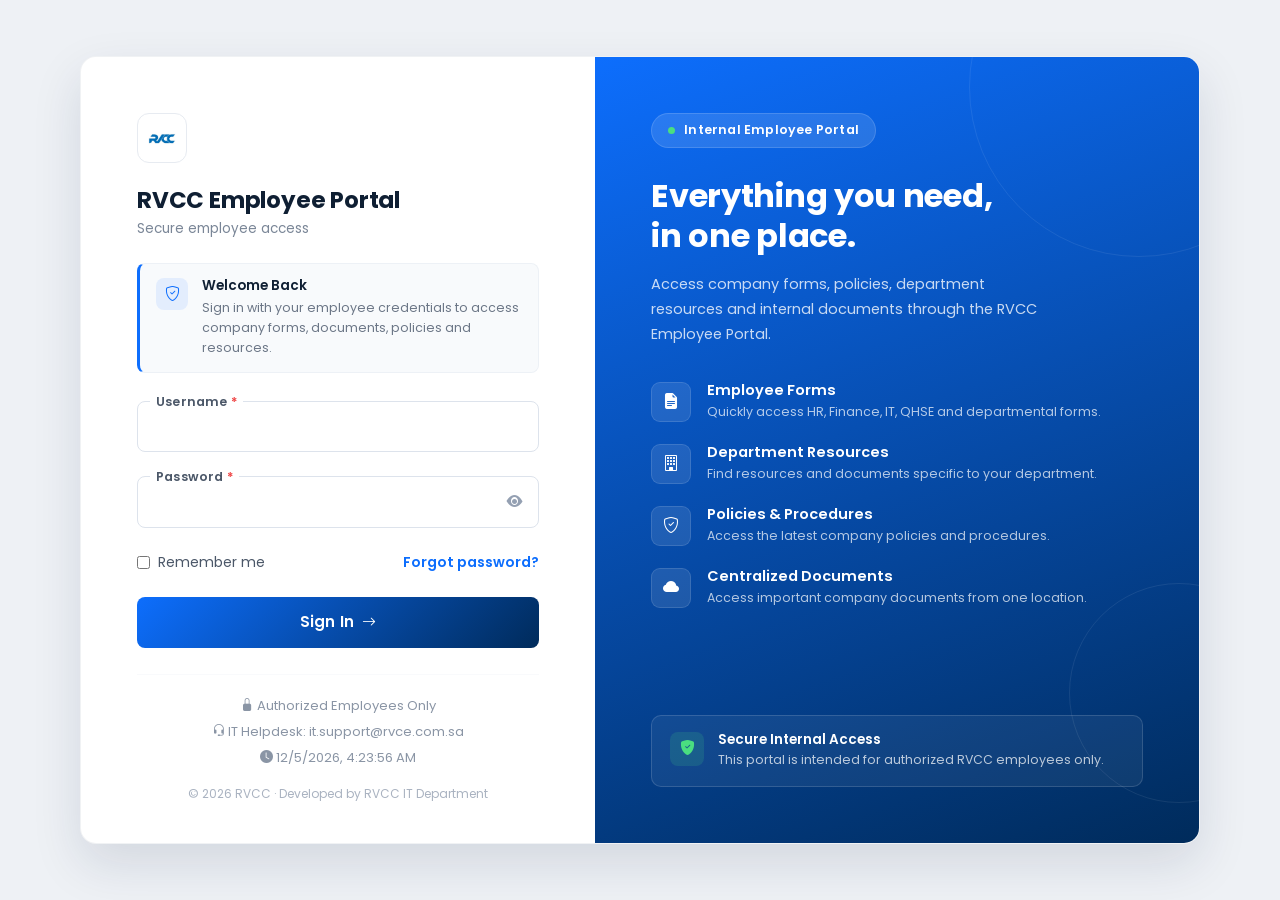
<file: index.html>
﻿<!DOCTYPE html>
<html lang="en">

<head>
    <meta charset="UTF-8">
    <meta name="viewport" content="width=device-width, initial-scale=1.0">

    <title>RVCC Employee Portal</title>

    <!-- Bootstrap -->
    <link href="https://cdn.jsdelivr.net/npm/bootstrap@5.3.7/dist/css/bootstrap.min.css" rel="stylesheet">

    <!-- Bootstrap Icons -->
    <link rel="stylesheet"
        href="https://cdn.jsdelivr.net/npm/bootstrap-icons@1.11.3/font/bootstrap-icons.min.css">

    <!-- Google Fonts -->
    <link
        href="https://fonts.googleapis.com/css2?family=Poppins:wght@300;400;500;600;700&display=swap"
        rel="stylesheet">

    <!-- CSS -->
    <link rel="stylesheet" href="css/style.css">
    <link rel="stylesheet" href="css/responsive.css">
    <link rel="stylesheet" href="css/darkmode.css">
    <link rel="stylesheet" href="css/animations.css">

</head>

<body>

<!-- ================= NAVBAR ================= -->

<nav class="navbar navbar-expand-lg navbar-dark bg-dark shadow-sm fixed-top">

<div class="container">

    <!-- Logo -->

    <a class="navbar-brand fw-bold d-flex align-items-center" href="index.html">

        <img src="images/logo.png"
             width="40"
             class="me-2 rounded-circle bg-white p-1">

        RVCC Portal

    </a>

    <!-- Mobile Menu -->

    <button class="navbar-toggler"
            type="button"
            data-bs-toggle="collapse"
            data-bs-target="#navbar">

        <span class="navbar-toggler-icon"></span>

    </button>

    <div class="collapse navbar-collapse" id="navbar">

        <!-- Left Navigation -->

        <ul class="navbar-nav mx-auto">

            <li class="nav-item">
                <a class="nav-link" href="index.html" active>
                    <i class="bi bi-house-door"></i> Home
                </a>
            </li>

             <li class="nav-item">

                <a class="nav-link"
                   href="policies.html">

                    Policies

                </a>

            </li>

            <li class="nav-item">
                <a class="nav-link" href="hr.html">
                    HR
                </a>
            </li>

            <li class="nav-item">
                <a class="nav-link" href="it.html">
                    IT
                </a>
            </li>

            <li class="nav-item">
                <a class="nav-link" href="finance.html">
                    Finance
                </a>
            </li>

            <li class="nav-item">
                <a class="nav-link" href="procurement.html">
                    Procurement
                </a>
            </li>

            <li class="nav-item">
                <a class="nav-link" href="admin.html">
                    Admin
                </a>
            </li>

            <li class="nav-item">

                <a class="nav-link"
                   href="qhse.html">

                    QHSE

                </a>

            </li>


            <li class="nav-item">

                <a class="nav-link"
                   href="contact.html">

                    Contact

                </a>

            </li>

        </ul>

        <!-- Right Side -->

        <div class="d-flex align-items-center">

            <!-- Dark Mode -->

            <button id="darkMode"

                    class="btn btn-outline-light btn-sm me-2">

                <i class="bi bi-moon-stars-fill"></i>

            </button>

            <!-- User -->

            <span

                id="userLabel"

                class="badge bg-primary fs-6 me-2 px-3 py-2">

            </span>

            <!-- Logout -->

            <button

                id="logoutBtn"

                class="btn btn-danger btn-sm">

                <i class="bi bi-box-arrow-right"></i>

                Logout

            </button>

        </div>

    </div>

</div>

</nav>

<!-- ===========================
          HERO
============================ -->

<section class="hero">

<div class="container">

<div class="row align-items-center">

<div class="col-lg-6">

<span class="badge bg-primary mb-3">

Internal Employee Portal

</span>

<h1>

RVCC Documents &
Employee Forms

</h1>

<p>

Access HR forms, IT requests,
Finance documents,
Policies,
RVCC announcements
and useful links.

</p>

<a href="#forms"
class="btn btn-primary btn-lg me-2">

Browse Forms

</a>

<a href="policies.html"
class="btn btn-outline-light btn-lg">

Policies

</a>

</div>

<div class="col-lg-6 text-center">

<img
src="images/banner.jpg"
class="img-fluid hero-img">

</div>

</div>

</div>

</section>

<!-- ==========================================
            SEARCH SECTION
=========================================== -->

<section class="search-area">

    <div class="container">

        <div class="row justify-content-center">

            <div class="col-lg-8">

                <div class="search-box">

                    <i class="bi bi-search"></i>

                    <input
                        type="text"
                        id="formSearch"
                        class="form-control"
                        placeholder="Search RVCC Forms...">

                </div>

            </div>

        </div>

    </div>

</section>

<!-- ==========================================
            RECENT VISITS
=========================================== -->

<section class="recent-visits-bar" id="recentVisitsSection">

    <div class="container">

        <p class="recent-visits-label">
            <i class="bi bi-clock-history"></i>
            Recent Visits
        </p>

        <div id="recentVisits"></div>

    </div>

</section>

<!-- ===========================
      STATISTICS
============================ -->

<section class="stats">

<div class="container">

<div class="row">

<div class="col-md-3">

<div class="stat-card">

<i class="bi bi-file-earmark-text"></i>

<h2 class="counter">

80

</h2>

<p>

RVCC Forms

</p>

</div>

</div>

<div class="col-md-3">

<div class="stat-card">

<i class="bi bi-building"></i>

<h2 class="counter">

8

</h2>

<p>

Departments

</p>

</div>

</div>

<div class="col-md-3">

<div class="stat-card">

<i class="bi bi-journal-text"></i>

<h2 class="counter">

9

</h2>

<p>

Policies

</p>

</div>

</div>

<div class="col-md-3">

<div class="stat-card">

<i class="bi bi-clock-history"></i>

<h2>

24/7

</h2>

<p>

Portal Access

</p>

</div>

</div>

</div>

</div>

</section>

<!-- ===========================
      QUICK ACCESS
============================ -->

<section class="container py-5">

<h2 class="section-title">

Quick Access

</h2>

<div class="row g-4">

<div class="col-lg-3 col-md-6">

<div class="portal-card">

<i class="bi bi-person-badge-fill"></i>

<h4>HR Forms</h4>

<a href="hr.html"
class="btn btn-primary">

Open

</a>

</div>

</div>

<div class="col-lg-3 col-md-6">

<div class="portal-card">

<i class="bi bi-pc-display"></i>

<h4>IT Forms</h4>

<a href="it.html"
class="btn btn-primary">

Open

</a>

</div>

</div>

<div class="col-lg-3 col-md-6">

<div class="portal-card">

<i class="bi bi-cash-stack"></i>

<h4>Finance</h4>

<a href="finance.html"
class="btn btn-primary">

Open

</a>

</div>

</div>

<div class="col-lg-3 col-md-6">

<div class="portal-card">

<i class="bi bi-truck"></i>

<h4>Procurement</h4>

<a href="procurement.html"
class="btn btn-primary">

Open

</a>

</div>

</div>

</div>

</section>
<!-- ==========================================
        LATEST ANNOUNCEMENTS
=========================================== -->

<section class="container py-5">

    <div class="row">

        <div class="col-lg-8">

            <h2 class="section-title">
                <i class="bi bi-megaphone-fill"></i>
                Latest Announcements
            </h2>

            <!-- <div class="announcement-card">

                <div class="announcement-date">
                    05 Aug 2026
                </div>

                <div>

                    <h5>New Leave Policy Released</h5>

                    <p>
                        HR has updated the Leave Policy.
                        Please review the latest version before submitting leave requests.
                    </p>

                </div>

            </div> -->

            <div class="announcement-card">

                <div class="announcement-date">
                    23 Sept 2026
                </div>

                <div>

                    <h5>Holiday Notice</h5>

                    <p>
                        Saudi National Day.
                    </p>

                </div>

            </div>

            <div class="announcement-card">

                <div class="announcement-date" id="itMaintenanceDate">
                    17 Sept 2026
                </div>

                <div>

                    <h5>IT Maintenance</h5>

                    <p>
                        Planned server maintenance on Thursday from 5.30 PM to 7.30 PM. Dont forget to save your work and keep your system active.
                    </p>

                </div>

            </div>

        </div>

        <!-- Right Sidebar -->

        <div class="col-lg-4">

            <div class="portal-card text-center">

                <img src="favicon.ico"
                    class="img-fluid rounded mb-3">

                <h4>RVCC</h4>

                <p>

                    Internal Employee Self Service Portal

                </p>

                <button class="btn btn-primary w-100">

                    Learn More

                </button>

            </div>

        </div>

    </div>

</section>

<!-- ==========================================
            POPULAR FORMS
=========================================== -->

<section class="container py-5" id="forms">

    <h2 class="section-title">

        Popular Forms

    </h2>

    <div class="row g-4">

        <!-- Leave -->

        <div class="col-lg-4 col-md-6">

            <div class="form-card">

              <i class="bi bi-file-earmark-pdf-fill text-hr form-icon"></i>

<h5>

Vacation Leave Application

</h5>
<p>

Excel Document

</p>

<a href="https://rvceksa-my.sharepoint.com/:x:/g/personal/dhanush_rvcc_com_sa/IQDYbwF8s9AdTZFvwXbIdH8LAeHesTzuik_Va4c36uZ0HFU?e=iNTMVE"
target="_blank"
class="btn btn-primary w-100">

Open Form

</a>

            </div>

        </div>

        <!-- Salary -->

        <div class="col-lg-4 col-md-6">

            <div class="form-card">

                <i class="bi bi-file-earmark-word-fill text-primary form-icon"></i>

                <h5>Employee Vacation Handover</h5>

                <p>HR Department</p>

                <a href="https://rvceksa-my.sharepoint.com/:w:/g/personal/dhanush_rvcc_com_sa/IQADLi5XCNP_QqcLiTqbfvc1Ae9UZbQd2tD-88oNV7ePjpo?e=leatMI"
                    target="_blank"
                    class="btn btn-primary w-100">

                    Open Form

                </a>

            </div>

        </div>

        <!-- Asset -->

        <div class="col-lg-4 col-md-6">

            <div class="form-card">

                <i class="bi bi-laptop form-icon"></i>

                <h5>IT Asset Request</h5>

                <p>IT Department</p>

                <a href="https://rvceksa-my.sharepoint.com/:x:/g/personal/dhanush_rvcc_com_sa/IQBUorEKr7esSLyPafKfNQmzAfN7EY2rYxU2bE1gWcwMLVI?e=Tg8ikh"
                    target="_blank"
                    class="btn btn-primary w-100">

                    Download

                </a>

            </div>

        </div>

        <!-- Vehicle -->

        <div class="col-lg-4 col-md-6">

            <div class="form-card opacity-75">

                <i class="bi bi-truck form-icon text-muted"></i>

                <h5>Vehicle Request</h5>

                <p>Administration</p>

                <button type="button" class="btn btn-secondary w-100" disabled>

                    Form Not Received Yet

                </button>

            </div>

        </div>

        <!-- Expense -->

        <div class="col-lg-4 col-md-6">

            <div class="form-card">

              
<i class="bi bi-wallet2 form-icon text-finance"></i>

<h5>Petty Cash Advance Request</h5>

<p>Excel Form</p>

<a href="https://rvceksa-my.sharepoint.com/:x:/g/personal/dhanush_rvcc_com_sa/IQC6bfqrs-oUSpqiGxnzW3RwAZDz2xuRFcmVlph4UH0aG3s?e=DDkkNU"

target="_blank"

class="btn btn-primary w-100">

Open Form

</a>

</div>

        </div>

        <!-- Procurement -->

        <div class="col-lg-4 col-md-6">

            <div class="form-card">

            
<i class="bi bi-cart-plus-fill form-icon text-procurement"></i>

<h5>Material Request</h5>

<p>Excel Form</p>

<a href="https://rvceksa-my.sharepoint.com/:x:/g/personal/dhanush_rvcc_com_sa/IQCn8WtXAr2LRb3oSZp7mShpAeuoZiM2sMA4s09ziSzFL90?e=0u13IT"
class="btn btn-primary w-100"
target="_blank">

Download

</a>

</div>

        </div>

    </div>

</section>

<!-- ==========================================
            DEPARTMENTS
=========================================== -->

<section class="department-section">

<div class="container">

<h2 class="section-title">

Departments

</h2>

<div class="row g-4">

<div class="col-md-3">

<a href="hr.html" class="department-card">

<i class="bi bi-person-badge-fill"></i>

<h5>Human Resources</h5>

</a>

</div>

<div class="col-md-3">

<a href="it.html" class="department-card">

<i class="bi bi-pc-display"></i>

<h5>Information Technology</h5>

</a>

</div>

<div class="col-md-3">

<a href="finance.html" class="department-card">

<i class="bi bi-cash-stack"></i>

<h5>Finance</h5>

</a>

</div>

<div class="col-md-3">

<a href="procurement.html" class="department-card">

<i class="bi bi-box-seam"></i>

<h5>Procurement</h5>

</a>

</div>

<div class="col-md-3">

<a href="hse.html" class="department-card">

<i class="bi bi-shield-check"></i>

<h5>HSE</h5>

</a>

</div>

<div class="col-md-3">

<a href="admin.html" class="department-card">

<i class="bi bi-building"></i>

<h5>Administration</h5>

</a>

</div>

<div class="col-md-3">

<a href="policies.html" class="department-card">

<i class="bi bi-journal-bookmark-fill"></i>

<h5>Policies</h5>

</a>

</div>

<div class="col-md-3">

<a href="contact.html" class="department-card">

<i class="bi bi-telephone-fill"></i>

<h5>Contact Directory</h5>

</a>

</div>

</div>

</div>

</section>

<!-- ==========================================
            RVCC POLICIES
========================================== -->

<section class="container py-5">

    <div class="d-flex justify-content-between align-items-center mb-4">

        <h2 class="section-title">
            <i class="bi bi-journal-check"></i>
            RVCC Policies
        </h2>

        <a href="policies.html" class="btn btn-outline-primary">
            View All
        </a>

    </div>

    <div class="row g-4">

        <!-- Policy -->

        <div class="col-lg-3 col-md-6">

            <div class="policy-card opacity-75">

                <i class="bi bi-person-check-fill text-muted"></i>

                <h5>Attendance Policy</h5>

                <p>
                    Attendance rules, timings and work schedule.
                </p>

                <button type="button" class="btn btn-secondary btn-sm" disabled>

                    Policy Not Received Yet

                </button>

            </div>

        </div>

        <!-- Policy -->

        <div class="col-lg-3 col-md-6">

            <div class="policy-card opacity-75">

                <i class="bi bi-airplane-fill text-muted"></i>

                <h5>Travel Policy</h5>

                <p>

                    Business travel rules and reimbursement.

                </p>

                <button type="button" class="btn btn-secondary btn-sm" disabled>

                    Policy Not Received Yet

                </button>

            </div>

        </div>

        <!-- Policy -->

        <div class="col-lg-3 col-md-6">

            <div class="policy-card opacity-75">

                <i class="bi bi-shield-check text-muted"></i>

                <h5>HSE Policy</h5>

                <p>

                    Health, Safety & Environment guidelines.

                </p>

                <button type="button" class="btn btn-secondary btn-sm" disabled>

                    Policy Not Received Yet

                </button>

            </div>

        </div>

        <!-- Policy -->

        <div class="col-lg-3 col-md-6">

            <div class="policy-card">

                <i class="bi bi-lock-fill"></i>

                <h5>IT Security</h5>

                <p>

                    Cyber Security & Password Policy.

                </p>

                <a href="https://rvceksa-my.sharepoint.com/:b:/g/personal/dhanush_rvcc_com_sa/IQBT0WVympovQ5kInS9eg8kqAYgl1uXXtw35O8Sy-vDn8bg?e=c1A32u"
                    target="_blank"
                    class="btn btn-primary btn-sm">

                    View Policy

                </a>

            </div>

        </div>

    </div>

</section>

<!-- ==========================================
            USEFUL LINKS
========================================== -->

<section class="useful-links">

<div class="container">

<h2 class="section-title">

Useful Links

</h2>

<div class="row g-4">

<div class="col-lg-2 col-md-4 col-6">

<a href="https://outlook.office.com"
target="_blank"
class="link-card">

<i class="bi bi-envelope-fill"></i>

<h6>Outlook</h6>

</a>

</div>

<div class="col-lg-2 col-md-4 col-6">

<a href="https://uk.onxpedeon.com/login"
target="_blank"
class="link-card">

<i class="bi bi-laptop-fill"></i>

<h6>ERP-Xpedeon</h6>

</a>

</div>

<div class="col-lg-2 col-md-4 col-6">

<a href="https://onedrive.live.com"
target="_blank"
class="link-card">

<i class="bi bi-cloud-fill"></i>

<h6>OneDrive</h6>

</a>

</div>

<div class="col-lg-2 col-md-4 col-6">

<a href="https://rvceksa.sharepoint.com/sites/DCS"
target="_blank"
class="link-card">

<i class="bi bi-diagram-3-fill"></i>

<h6>Document Portal</h6>

</a>

</div>


<div class="col-lg-2 col-md-4 col-6">

<a href="https://teams.microsoft.com"
target="_blank"
class="link-card">

<i class="bi bi-people-fill"></i>

<h6>Teams</h6>

</a>

</div>

<div class="col-lg-2 col-md-4 col-6">

<a href="https://forms.zohopublic.sa/rvcc1/form/ITHELPDESK/formperma/UN0sdb0L7I1PzvDWiHi-Mh_IajTlurXPVyZ3vYFp9wI"
class="link-card">

<i class="bi bi-life-preserver"></i>

<h6>Helpdesk</h6>

</a>

</div>

</div>

</div>

</section>

<!-- ==========================================
        CONTACT DIRECTORY
========================================== -->

<section class="container py-5">

<h2 class="section-title">

Department Contacts

</h2>

<div class="row g-4">

<div class="col-lg-3">

<div class="contact-card">

<i class="bi bi-person-workspace"></i>

<h5>Human Resources</h5>

<p>

Email:

hr@rvce.com.sa

</p>

<p>

Ext : 1008

</p>

</div>

</div>

<div class="col-lg-3">

<div class="contact-card">

<i class="bi bi-pc-display"></i>

<h5>IT Helpdesk</h5>

<p>

Email:

it.support@rvcc.com.sa

</p>

<p>

Ext : 1029

</p>

</div>

</div>

<div class="col-lg-3">

<div class="contact-card">

<i class="bi bi-cash-stack"></i>

<h5>Finance</h5>

<p>

Email:

finance@RVCC.com

</p>

<p>

Ext : 1007

</p>

</div>

</div>

<div class="col-lg-3">

<div class="contact-card">

<i class="bi bi-building"></i>

<h5>Administration</h5>

<p>

Email:

rvce@rvce.com.sa

</p>

<p>

Ext : 1009

</p>

</div>

</div>

</div>

</section>
<!-- ==========================================
        NEWSLETTER / QUICK MESSAGE
========================================== -->

<section class="newsletter py-5">

    <div class="container">

        <div class="row align-items-center">

            <div class="col-lg-8">

                <h2>Stay Updated</h2>

                <p>

                    Check the portal regularly for updated RVCC
                    forms, HR announcements, policies and internal news.

                </p>

            </div>

            <div class="col-lg-4 text-lg-end">

                <a href="https://forms.zohopublic.sa/rvcc1/form/ITHELPDESK/formperma/UN0sdb0L7I1PzvDWiHi-Mh_IajTlurXPVyZ3vYFp9wI"
                    class="btn btn-light btn-lg">

                    Contact IT Support

                </a>

            </div>

        </div>

    </div>

</section>

<!-- ==========================================
        SCROLL TO TOP
========================================== -->

<button id="scrollTopBtn" class="scroll-top">

    <i class="bi bi-arrow-up"></i>

</button>

<!-- ==========================================
        FOOTER
========================================== -->

<footer class="footer">

    <div class="container">

        <div class="row">

            <!-- RVCC -->

            <div class="col-lg-4">

                <h4>

                    RVCC Employee Portal

                </h4>

                <p>

                    Internal employee portal for accessing forms,
                    RVCC policies,
                    HR documents,
                    IT requests,
                    announcements and useful links.

                </p>

            </div>

            <!-- Quick Links -->

            <div class="col-lg-3">

                <h5>

                    Quick Links

                </h5>

                <ul class="footer-links">

                    <li><a href="index.html">Home</a></li>

                    <li><a href="hr.html">HR Forms</a></li>

                    <li><a href="it.html">IT Forms</a></li>

                    <li><a href="finance.html">Finance</a></li>

                    <li><a href="procurement.html">Procurement</a></li>

                    <li><a href="admin.html">Administration</a></li>

                    <li><a href="qhse.html">QHSE</a></li>

                </ul>

            </div>

            <!-- Resources -->

            <div class="col-lg-2">

                <h5>

                    Resources

                </h5>

                <ul class="footer-links">

                    <li>

                        <a href="policies.html">

                            Policies

                        </a>

                    </li>

                    <li>

                        <a href="contact.html">

                            Contact

                        </a>

                    </li>

                    <li>

                        <a href="https://onedrive.live.com" target="_blank">

                            OneDrive

                        </a>

                    </li>

                    <li>

                        <a href="https://forms.cloud.microsoft/r/TFFF91uHb5" target="_blank">

                            Helpdesk

                        </a>

                    </li>

                </ul>

            </div>

            <!-- Social -->

            <div class="col-lg-3">

                <h5>

                    Contact

                </h5>

                <div class="social-icons">

                    <a href="mailto:it.support@rvce.com.sa" title="Email IT Support">

                        <i class="bi bi-envelope-fill"></i>

                    </a>

                    <a href="contact.html" title="Department Phone Directory">

                        <i class="bi bi-telephone-fill"></i>

                    </a>

                    <a href="https://riyadh-villas.com/" title="RVCC Website">

                        <i class="bi bi-globe"></i>

                    </a>

                    <a href="https://www.linkedin.com/company/riyadh-villas-contracting-company/" target="_blank">

                        <i class="bi bi-linkedin"></i>

                    </a>

                </div>

            </div>

        </div>

        <hr>

        <div class="text-center">

            <p>

                © 2026 RVCC

                |

                Employee Portal 

                |

                Developed by RVCC IT Department

            </p>

        </div>

    </div>

</footer>

<!-- ==========================================
        JAVASCRIPT
========================================== -->

<script src="https://cdn.jsdelivr.net/npm/bootstrap@5.3.7/dist/js/bootstrap.bundle.min.js"></script>
<script src="js/auth.js"></script>
<script src="js/user.js"></script>
<script src="js/script.js"></script>

<script src="js/search.js"></script>

<script src="js/darkmode.js"></script>

<script src="js/counter.js"></script>

<script src="js/scroll.js"></script>

<script src="js/announcements.js"></script>

<script src="js/recentVisits.js"></script>

</body>

</html>
</file>
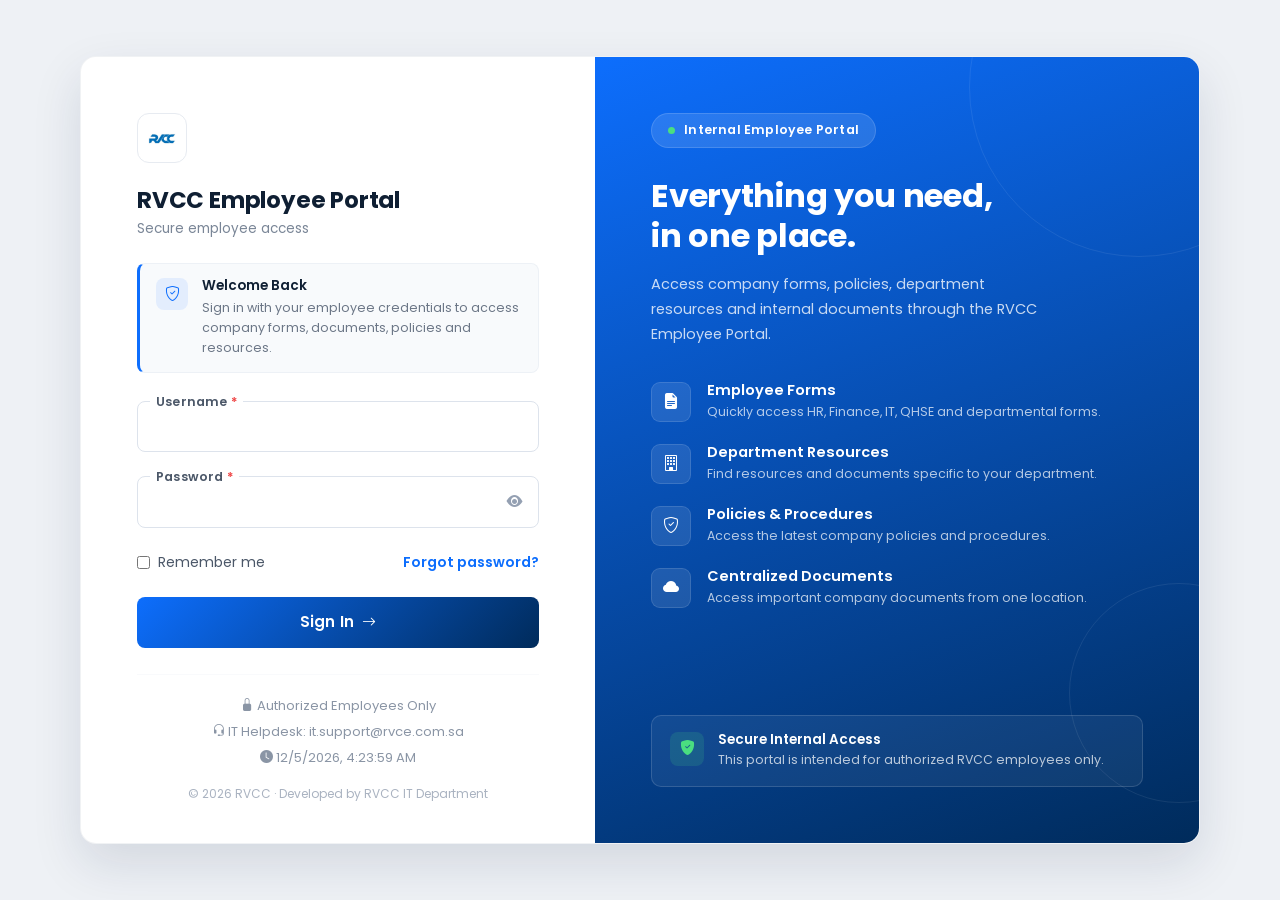
<file: admin.html>
﻿<!DOCTYPE html>
<html lang="en">

<head>

<meta charset="UTF-8">
<meta name="viewport" content="width=device-width, initial-scale=1">

<title>Administration Forms | RVCC Employee Portal</title>

<link href="https://cdn.jsdelivr.net/npm/bootstrap@5.3.7/dist/css/bootstrap.min.css" rel="stylesheet">
<link rel="stylesheet" href="https://cdn.jsdelivr.net/npm/bootstrap-icons@1.11.3/font/bootstrap-icons.min.css">

<link rel="stylesheet" href="css/style.css">
<link rel="stylesheet" href="css/responsive.css">
<link rel="stylesheet" href="css/darkmode.css">
<link rel="stylesheet" href="css/animations.css">

</head>

<body>
<!-- ================= NAVBAR ================= -->

<nav class="navbar navbar-expand-lg navbar-dark bg-dark shadow-sm fixed-top">

<div class="container">

    <!-- Logo -->

    <a class="navbar-brand fw-bold d-flex align-items-center" href="index.html">

        <img src="images/logo.png"
             width="40"
             class="me-2 rounded-circle bg-white p-1">

        RVCC Portal

    </a>

    <!-- Mobile Menu -->

    <button class="navbar-toggler"
            type="button"
            data-bs-toggle="collapse"
            data-bs-target="#navbar">

        <span class="navbar-toggler-icon"></span>

    </button>

    <div class="collapse navbar-collapse" id="navbar">

        <!-- Left Navigation -->

        <ul class="navbar-nav mx-auto">

            <li class="nav-item">
                <a class="nav-link" href="index.html">
                    <i class="bi bi-house-door"></i> Home
                </a>
            </li>

            <li class="nav-item">

                <a class="nav-link"
                   href="policies.html">

                    Policies

                </a>

            </li>

            <li class="nav-item">
                <a class="nav-link" href="hr.html">
                    HR
                </a>
            </li>

            <li class="nav-item">
                <a class="nav-link" href="it.html">
                    IT
                </a>
            </li>

            <li class="nav-item">
                <a class="nav-link" href="finance.html">
                    Finance
                </a>
            </li>

            <li class="nav-item">
                <a class="nav-link" href="procurement.html">
                    Procurement
                </a>
            </li>

            <li class="nav-item">
                <a class="nav-link active" href="admin.html">
                    Admin
                </a>
            </li>

            <li class="nav-item">

                <a class="nav-link"
                   href="qhse.html">

                    QHSE

                </a>

            </li>

            <li class="nav-item">

                <a class="nav-link"
                   href="contact.html">

                    Contact

                </a>

            </li>

        </ul>

        <!-- Right Side -->

        <div class="d-flex align-items-center">

            <!-- Dark Mode -->

            <button id="darkMode"

                    class="btn btn-outline-light btn-sm me-2">

                <i class="bi bi-moon-stars-fill"></i>

            </button>

            <!-- User -->

            <span

                id="userLabel"

                class="badge bg-primary fs-6 me-2 px-3 py-2">

            </span>

            <!-- Logout -->

            <button

                id="logoutBtn"

                class="btn btn-danger btn-sm">

                <i class="bi bi-box-arrow-right"></i>

                Logout

            </button>

        </div>

    </div>

</div>

</nav>

<!-- ================= HEADER ================= -->

<section class="department-header">

<div class="container text-center">

<i class="bi bi-building-fill display-2 mb-3"></i>

<h1>Administration Department</h1>

<p>

Administration requests, office services and facility management forms

</p>

</div>

</section>

<!-- ================= SEARCH ================= -->

<section class="container py-5">

<div class="row justify-content-center">

<div class="col-lg-8">

<div class="search-box">

<i class="bi bi-search"></i>

<input
id="formSearch"
class="form-control"
placeholder="Search Administration Forms...">

</div>

</div>

</div>

</section>

<!-- ================= DOCUMENTS ================= -->

<section class="container pb-5">

<h2 class="section-title">

Administration Forms

</h2>

<div class="row g-4">

<div class="col-lg-4 col-md-6">

<div class="form-card opacity-75">

<i class="bi bi-person-badge-fill form-icon text-muted"></i>

<h5>Visitor Pass Request</h5>

<p><span class="badge bg-secondary">Not Active</span></p>

<button type="button" class="btn btn-secondary w-100" disabled>Form Not Received Yet</button>

</div>

</div>

<div class="col-lg-4 col-md-6">

<div class="form-card opacity-75">

<i class="bi bi-car-front-fill form-icon text-muted"></i>

<h5>Vehicle Pass Request</h5>

<p><span class="badge bg-secondary">Not Active</span></p>

<button type="button" class="btn btn-secondary w-100" disabled>Form Not Received Yet</button>

</div>

</div>

<div class="col-lg-4 col-md-6">

<div class="form-card opacity-75">

<i class="bi bi-calendar-event-fill form-icon text-muted"></i>

<h5>Meeting Room Booking</h5>

<p><span class="badge bg-secondary">Not Active</span></p>

<button type="button" class="btn btn-secondary w-100" disabled>Form Not Received Yet</button>

</div>

</div>

<div class="col-lg-4 col-md-6">

<div class="form-card opacity-75">

<i class="bi bi-door-open-fill form-icon text-muted"></i>

<h5>Office Access Card</h5>

<p><span class="badge bg-secondary">Not Active</span></p>

<button type="button" class="btn btn-secondary w-100" disabled>Form Not Received Yet</button>

</div>

</div>

<div class="col-lg-4 col-md-6">

<div class="form-card opacity-75">

<i class="bi bi-box-seam-fill form-icon text-muted"></i>

<h5>Asset Movement Form</h5>

<p><span class="badge bg-secondary">Not Active</span></p>

<button type="button" class="btn btn-secondary w-100" disabled>Form Not Received Yet</button>

</div>

</div>

<div class="col-lg-4 col-md-6">

<div class="form-card opacity-75">

<i class="bi bi-pencil-square form-icon text-muted"></i>

<h5>Stationery Request</h5>

<p><span class="badge bg-secondary">Not Active</span></p>

<button type="button" class="btn btn-secondary w-100" disabled>Form Not Received Yet</button>

</div>

</div>

<div class="col-lg-4 col-md-6">

<div class="form-card opacity-75">

<i class="bi bi-envelope-paper-fill form-icon text-muted"></i>

<h5>Courier Request</h5>

<p><span class="badge bg-secondary">Not Active</span></p>

<button type="button" class="btn btn-secondary w-100" disabled>Form Not Received Yet</button>

</div>

</div>

<div class="col-lg-4 col-md-6">

<div class="form-card opacity-75">

<i class="bi bi-house-fill form-icon text-muted"></i>

<h5>Accommodation Request</h5>

<p><span class="badge bg-secondary">Not Active</span></p>

<button type="button" class="btn btn-secondary w-100" disabled>Form Not Received Yet</button>

</div>

</div>

<div class="col-lg-4 col-md-6">

<div class="form-card opacity-75">

<i class="bi bi-truck-front-fill form-icon text-muted"></i>

<h5>RVCC Vehicle Request</h5>

<p><span class="badge bg-secondary">Not Active</span></p>

<button type="button" class="btn btn-secondary w-100" disabled>Form Not Received Yet</button>

</div>

</div>

</div>

</section>

<!-- ================= STATISTICS ================= -->

<section class="stats py-5">

<div class="container">

<div class="row g-4">

<div class="col-md-4">

<div class="stat-card">

<i class="bi bi-file-earmark-text-fill"></i>

<h2 class="counter">19</h2>

<p>Administration Forms</p>

</div>

</div>

<div class="col-md-4">

<div class="stat-card">

<i class="bi bi-download"></i>

<h2 class="counter">760</h2>

<p>Monthly Downloads</p>

</div>

</div>

<div class="col-md-4">

<div class="stat-card">

<i class="bi bi-building-check"></i>

<h2 class="counter">35</h2>

<p>Office Facilities</p>

</div>

</div>

</div>

</div>

</section>

<!-- ================= FOOTER ================= -->

<footer class="footer">

    <div class="container">

        <div class="row">

            <!-- RVCC -->

            <div class="col-lg-4">

                <h4>RVCC Employee Portal</h4>

                <p>

                    Internal employee portal for accessing forms,
                    RVCC policies,
                    HR documents,
                    IT requests,
                    announcements and useful links.

                </p>

            </div>

            <!-- Quick Links -->

            <div class="col-lg-3">

                <h5>Quick Links</h5>

                <ul class="footer-links">

                    <li><a href="index.html">Home</a></li>

                    <li><a href="hr.html">HR Forms</a></li>

                    <li><a href="it.html">IT Forms</a></li>

                    <li><a href="finance.html">Finance</a></li>

                    <li><a href="procurement.html">Procurement</a></li>

                    <li><a href="admin.html">Administration</a></li>

                    <li><a href="qhse.html">QHSE</a></li>

                </ul>

            </div>

            <!-- Resources -->

            <div class="col-lg-2">

                <h5>Resources</h5>

                <ul class="footer-links">

                    <li><a href="policies.html">Policies</a></li>

                    <li><a href="contact.html">Contact</a></li>

                    <li><a href="https://onedrive.live.com" target="_blank">OneDrive</a></li>

                    <li><a href="https://forms.cloud.microsoft/r/TFFF91uHb5" target="_blank">Helpdesk</a></li>

                </ul>

            </div>

            <!-- Social -->

            <div class="col-lg-3">

                <h5>Contact</h5>

                <div class="social-icons">

                    <a href="mailto:it.support@rvce.com.sa" title="Email IT Support">
                        <i class="bi bi-envelope-fill"></i>
                    </a>

                    <a href="contact.html" title="Department Phone Directory">
                        <i class="bi bi-telephone-fill"></i>
                    </a>

                    <a href="https://riyadh-villas.com/" title="RVCC Website">
                        <i class="bi bi-globe"></i>
                    </a>

                    <a href="https://www.linkedin.com/company/riyadh-villas-contracting-company/" target="_blank">
                        <i class="bi bi-linkedin"></i>
                    </a>

                </div>

            </div>

        </div>

        <hr>

        <div class="text-center">

            <p>

                Â© <span id="currentYear"></span>

                RVCC Employee Portal

            </p>

        </div>

    </div>

</footer>

<button id="scrollTopBtn" class="scroll-top">

<i class="bi bi-arrow-up"></i>

</button>

<script src="https://cdn.jsdelivr.net/npm/bootstrap@5.3.7/dist/js/bootstrap.bundle.min.js"></script>
<script src="js/auth.js"></script>
<script src="js/user.js"></script>
<script src="js/script.js"></script>
<script src="js/search.js"></script>
<script src="js/darkmode.js"></script>
<script src="js/counter.js"></script>
<script src="js/scroll.js"></script>
<script src="js/announcements.js"></script>

<script src="js/recentVisits.js"></script>

</body>
</html>
</file>
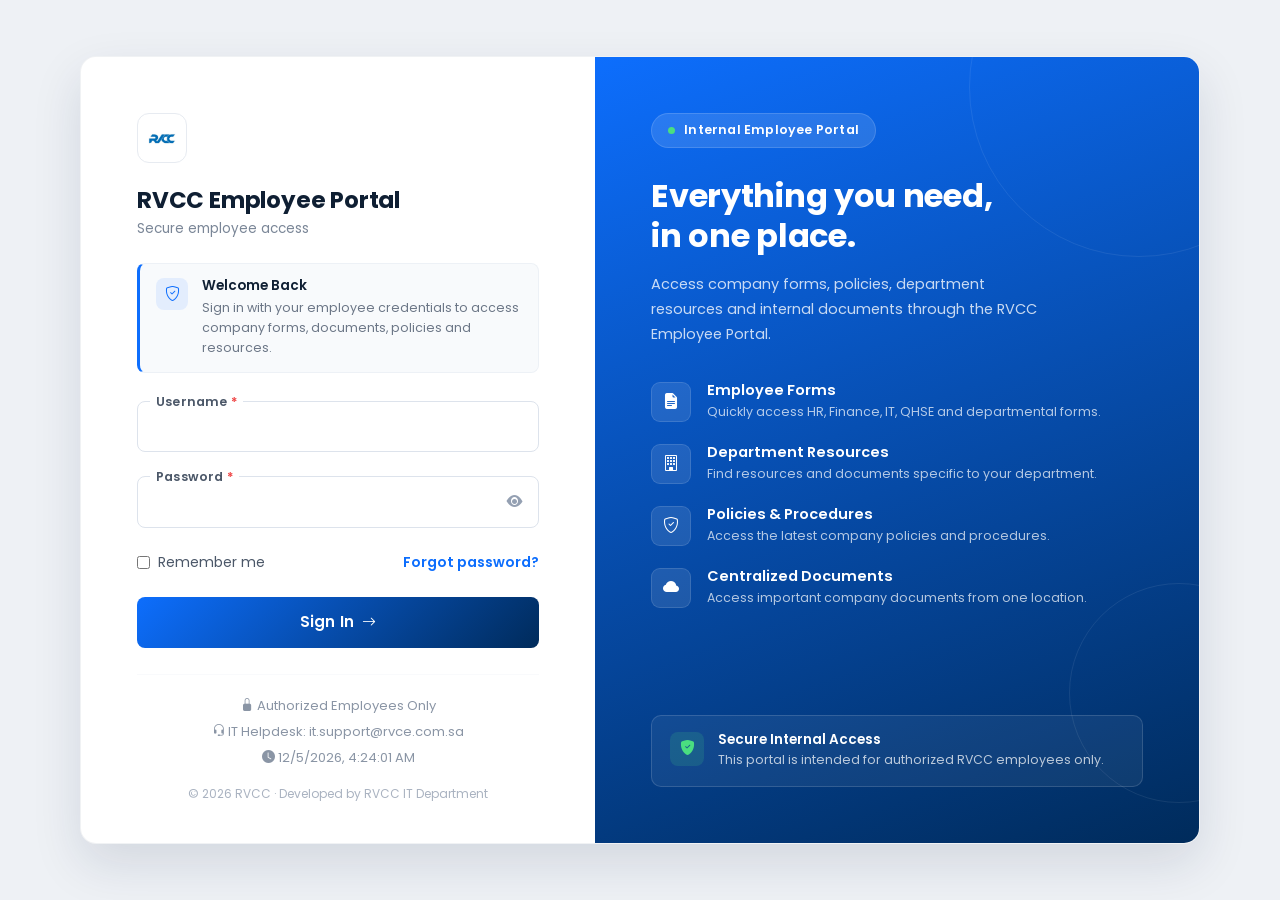
<file: contact.html>
﻿<!DOCTYPE html>
<html lang="en">

<head>

<meta charset="UTF-8">
<meta name="viewport" content="width=device-width, initial-scale=1">

<title>Contact Directory | RVCC Employee Portal</title>

<link href="https://cdn.jsdelivr.net/npm/bootstrap@5.3.7/dist/css/bootstrap.min.css" rel="stylesheet">
<link rel="stylesheet" href="https://cdn.jsdelivr.net/npm/bootstrap-icons@1.11.3/font/bootstrap-icons.min.css">

<link rel="stylesheet" href="css/style.css">
<link rel="stylesheet" href="css/responsive.css">
<link rel="stylesheet" href="css/darkmode.css">
<link rel="stylesheet" href="css/animations.css">

</head>

<body>

<!-- ================= NAVBAR ================= -->

<nav class="navbar navbar-expand-lg navbar-dark bg-dark shadow-sm fixed-top">

<div class="container">

    <!-- Logo -->

    <a class="navbar-brand fw-bold d-flex align-items-center" href="index.html">

        <img src="images/logo.png"
             width="40"
             class="me-2 rounded-circle bg-white p-1">

        RVCC Portal

    </a>

    <!-- Mobile Menu -->

    <button class="navbar-toggler"
            type="button"
            data-bs-toggle="collapse"
            data-bs-target="#navbar">

        <span class="navbar-toggler-icon"></span>

    </button>

    <div class="collapse navbar-collapse" id="navbar">

        <!-- Left Navigation -->

        <ul class="navbar-nav mx-auto">

            <li class="nav-item">
                <a class="nav-link" href="index.html">
                    <i class="bi bi-house-door"></i> Home
                </a>
            </li>

            <li class="nav-item">

                <a class="nav-link"
                   href="policies.html">

                    Policies

                </a>

            </li>

            <li class="nav-item">
                <a class="nav-link" href="hr.html">
                    HR
                </a>
            </li>

            <li class="nav-item">
                <a class="nav-link" href="it.html">
                    IT
                </a>
            </li>

            <li class="nav-item">
                <a class="nav-link" href="finance.html">
                    Finance
                </a>
            </li>

            <li class="nav-item">
                <a class="nav-link" href="procurement.html">
                    Procurement
                </a>
            </li>

            <li class="nav-item">
                <a class="nav-link" href="admin.html">
                    Admin
                </a>
            </li>

            <li class="nav-item">

                <a class="nav-link"
                   href="qhse.html">

                    QHSE

                </a>

            </li>

            <li class="nav-item">

                <a class="nav-link active"
                   href="contact.html">

                    Contact

                </a>

            </li>

        </ul>

        <!-- Right Side -->

        <div class="d-flex align-items-center">

            <!-- Dark Mode -->

            <button id="darkMode"

                    class="btn btn-outline-light btn-sm me-2">

                <i class="bi bi-moon-stars-fill"></i>

            </button>

            <!-- User -->

            <span

                id="userLabel"

                class="badge bg-primary fs-6 me-2 px-3 py-2">

            </span>

            <!-- Logout -->

            <button

                id="logoutBtn"

                class="btn btn-danger btn-sm">

                <i class="bi bi-box-arrow-right"></i>

                Logout

            </button>

        </div>

    </div>

</div>

</nav>

<section class="department-header">

<div class="container text-center">

<i class="bi bi-person-lines-fill display-2 mb-3"></i>

<h1>Contact Directory</h1>

<p>

Quick access to department contacts and key personnel.

</p>

</div>

</section>

<section class="container py-5">

<div class="d-flex justify-content-between align-items-center flex-wrap gap-3 mb-4">

    <h2 class="section-title mb-0">
        <i class="bi bi-telephone-fill"></i>
        Department Contacts
    </h2>

    <a href="https://rvceksa-my.sharepoint.com/:x:/g/personal/dhanush_rvcc_com_sa/IQDnF4lbfhq-S4ciHPunsDxxAShB7puy3R3qlJpouMEra-0?e=2JHq1E"
        target="_blank"
        class="btn btn-primary">

        <i class="bi bi-file-earmark-excel-fill"></i>
        View All Contacts

    </a>

</div>

<div class="row g-4">

<div class="col-md-6 col-lg-4">

<div class="form-card">

<h5>Human Resources</h5>

<p><i class="bi bi-envelope-fill"></i> hr@rvce.com.sa</p>

<p><i class="bi bi-telephone-fill"></i> +966 XX XXX XXXX</p>

</div>

</div>

<div class="col-md-6 col-lg-4">

<div class="form-card">

<h5>IT Helpdesk</h5>

<p><i class="bi bi-envelope-fill"></i> it.support@rvcc.com.sa</p>

<p><i class="bi bi-telephone-fill"></i> +966 542716319<p>
<p><i class="bi bi-telephone-fill"></i> +966 538801338<p>

</div>

</div>

<div class="col-md-6 col-lg-4">

<div class="form-card">

<h5>Finance</h5>

<p><i class="bi bi-envelope-fill"></i> finance@RVCC.com</p>

<p><i class="bi bi-telephone-fill"></i> +966 XX XXX XXXX</p>

</div>

</div>

<div class="col-md-6 col-lg-4">

<div class="form-card">

<h5>Procurement</h5>

<p><i class="bi bi-envelope-fill"></i> procurement@RVCC.com</p>

<p><i class="bi bi-telephone-fill"></i> +966 XX XXX XXXX</p>

</div>

</div>

<div class="col-md-6 col-lg-4">

<div class="form-card">

<h5>HSE</h5>

<p><i class="bi bi-envelope-fill"></i> hse@RVCC.com</p>

<p><i class="bi bi-telephone-fill"></i> +966 XX XXX XXXX</p>

</div>

</div>

<div class="col-md-6 col-lg-4">

<div class="form-card">

<h5>Administration</h5>

<p><i class="bi bi-envelope-fill"></i> rvce@rvce.com.sa</p>

<p><i class="bi bi-telephone-fill"></i> +966 XX XXX XXXX</p>

</div>

</div>

</div>

</section>

<footer class="footer">

    <div class="container">

        <div class="row">

            <!-- RVCC -->

            <div class="col-lg-4">

                <h4>RVCC Employee Portal</h4>

                <p>

                    Internal employee portal for accessing forms,
                    RVCC policies,
                    HR documents,
                    IT requests,
                    announcements and useful links.

                </p>

            </div>

            <!-- Quick Links -->

            <div class="col-lg-3">

                <h5>Quick Links</h5>

                <ul class="footer-links">

                    <li><a href="index.html">Home</a></li>

                    <li><a href="hr.html">HR Forms</a></li>

                    <li><a href="it.html">IT Forms</a></li>

                    <li><a href="finance.html">Finance</a></li>

                    <li><a href="procurement.html">Procurement</a></li>

                    <li><a href="admin.html">Administration</a></li>

                    <li><a href="qhse.html">QHSE</a></li>

                </ul>

            </div>

            <!-- Resources -->

            <div class="col-lg-2">

                <h5>Resources</h5>

                <ul class="footer-links">

                    <li><a href="policies.html">Policies</a></li>

                    <li><a href="contact.html">Contact</a></li>

                    <li><a href="https://onedrive.live.com" target="_blank">OneDrive</a></li>

                    <li><a href="https://forms.cloud.microsoft/r/TFFF91uHb5" target="_blank">Helpdesk</a></li>

                </ul>

            </div>

            <!-- Social -->

            <div class="col-lg-3">

                <h5>Contact</h5>

                <div class="social-icons">

                    <a href="mailto:it.support@rvce.com.sa" title="Email IT Support">
                        <i class="bi bi-envelope-fill"></i>
                    </a>

                    <a href="contact.html" title="Department Phone Directory">
                        <i class="bi bi-telephone-fill"></i>
                    </a>

                    <a href="https://riyadh-villas.com/" title="RVCC Website">
                        <i class="bi bi-globe"></i>
                    </a>

                    <a href="https://www.linkedin.com/company/riyadh-villas-contracting-company/" target="_blank">
                        <i class="bi bi-linkedin"></i>
                    </a>

                </div>

            </div>

        </div>

        <hr>

        <div class="text-center">

            <p>

                © <span id="currentYear"></span> RVCC Employee Portal

            </p>

        </div>

    </div>

</footer>

<button id="scrollTopBtn" class="scroll-top">

<i class="bi bi-arrow-up"></i>

</button>

<script src="https://cdn.jsdelivr.net/npm/bootstrap@5.3.7/dist/js/bootstrap.bundle.min.js"></script>
<script src="js/auth.js"></script>
<script src="js/user.js"></script>
<script src="js/script.js"></script>
<script src="js/darkmode.js"></script>
<script src="js/scroll.js"></script>

<script src="js/recentVisits.js"></script>

</body>

</html>
</file>
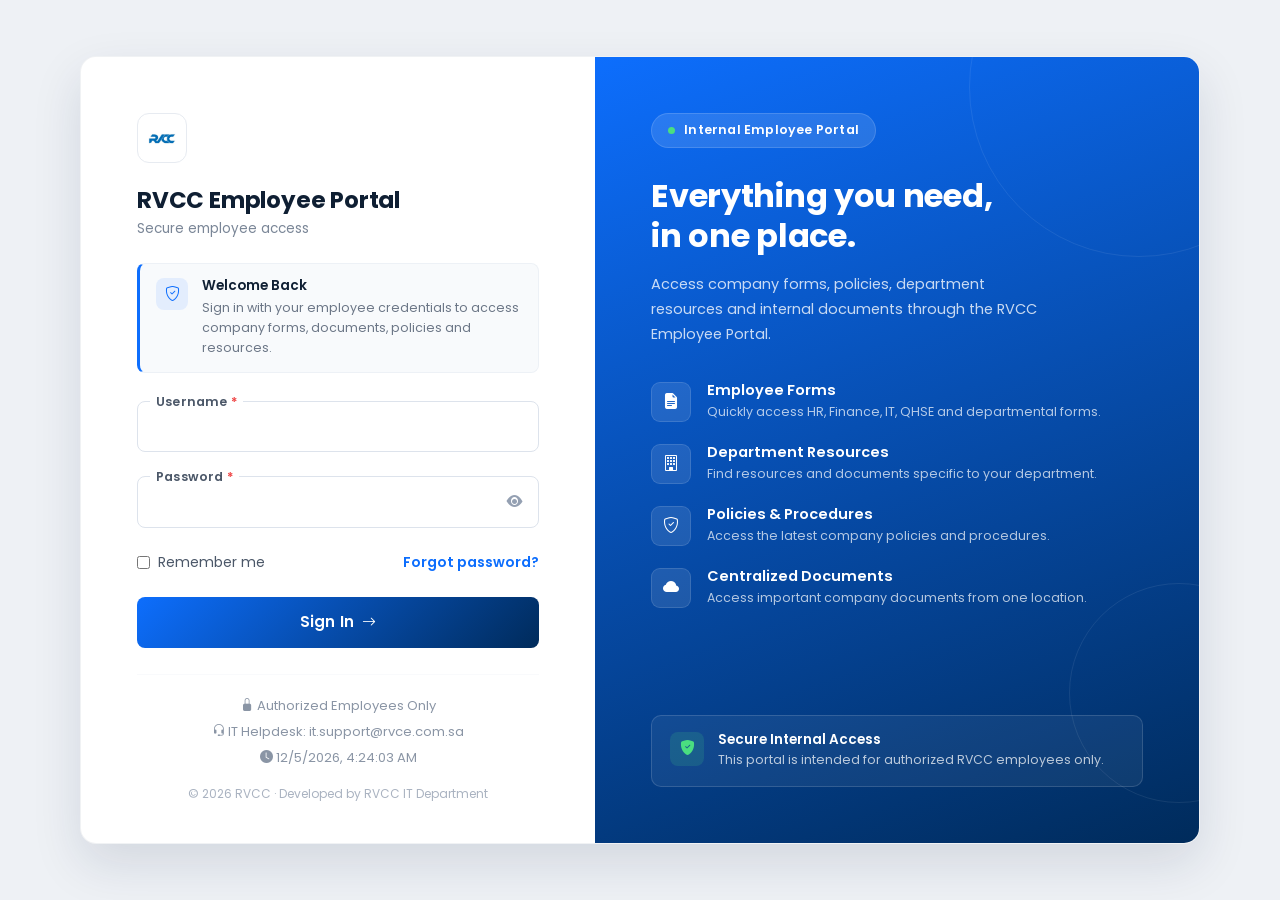
<file: finance.html>
﻿<!DOCTYPE html>
<html lang="en">

<head>

<meta charset="UTF-8">
<meta name="viewport" content="width=device-width, initial-scale=1">

<title>Finance Forms | RVCC Employee Portal</title>

<link href="https://cdn.jsdelivr.net/npm/bootstrap@5.3.7/dist/css/bootstrap.min.css" rel="stylesheet">
<link rel="stylesheet" href="https://cdn.jsdelivr.net/npm/bootstrap-icons@1.11.3/font/bootstrap-icons.min.css">

<link rel="stylesheet" href="css/style.css">
<link rel="stylesheet" href="css/responsive.css">
<link rel="stylesheet" href="css/darkmode.css">
<link rel="stylesheet" href="css/animations.css">

</head>

<body>
<!-- ================= NAVBAR ================= -->

<nav class="navbar navbar-expand-lg navbar-dark bg-dark shadow-sm fixed-top">

<div class="container">

    <!-- Logo -->

    <a class="navbar-brand fw-bold d-flex align-items-center" href="index.html">

        <img src="images/logo.png"
             width="40"
             class="me-2 rounded-circle bg-white p-1">

        RVCC Portal

    </a>

    <!-- Mobile Menu -->

    <button class="navbar-toggler"
            type="button"
            data-bs-toggle="collapse"
            data-bs-target="#navbar">

        <span class="navbar-toggler-icon"></span>

    </button>

    <div class="collapse navbar-collapse" id="navbar">

        <!-- Left Navigation -->

        <ul class="navbar-nav mx-auto">

            <li class="nav-item">
                <a class="nav-link" href="index.html">
                    <i class="bi bi-house-door"></i> Home
                </a>
            </li>

            <li class="nav-item">

                <a class="nav-link"
                   href="policies.html">

                    Policies

                </a>

            </li>

            <li class="nav-item">
                <a class="nav-link" href="hr.html">
                    HR
                </a>
            </li>

            <li class="nav-item">
                <a class="nav-link" href="it.html">
                    IT
                </a>
            </li>

            <li class="nav-item">
                <a class="nav-link active" href="finance.html">
                    Finance
                </a>
            </li>

            <li class="nav-item">
                <a class="nav-link" href="procurement.html">
                    Procurement
                </a>
            </li>

            <li class="nav-item">
                <a class="nav-link" href="admin.html">
                    Admin
                </a>
            </li>

            <li class="nav-item">

                <a class="nav-link"
                   href="qhse.html">

                    QHSE

                </a>

            </li>

            <li class="nav-item">

                <a class="nav-link"
                   href="contact.html">

                    Contact

                </a>

            </li>

        </ul>

        <!-- Right Side -->

        <div class="d-flex align-items-center">

            <!-- Dark Mode -->

            <button id="darkMode"

                    class="btn btn-outline-light btn-sm me-2">

                <i class="bi bi-moon-stars-fill"></i>

            </button>

            <!-- User -->

            <span

                id="userLabel"

                class="badge bg-primary fs-6 me-2 px-3 py-2">

            </span>

            <!-- Logout -->

            <button

                id="logoutBtn"

                class="btn btn-danger btn-sm">

                <i class="bi bi-box-arrow-right"></i>

                Logout

            </button>

        </div>

    </div>

</div>

</nav>

<!-- HEADER -->

<section class="department-header">

<div class="container text-center">

<i class="bi bi-cash-stack display-2 mb-3"></i>

<h1>Finance Department</h1>

<p>

Financial request forms, reimbursement documents and payment requests

</p>

</div>

</section>

<!-- SEARCH -->

<section class="container py-5">

<div class="row justify-content-center">

<div class="col-lg-8">

<div class="search-box">

<i class="bi bi-search"></i>

<input

id="formSearch"

class="form-control"

placeholder="Search Finance Forms...">

</div>

</div>

</div>

</section>

<!-- DOCUMENTS -->

<section class="container pb-5">

<h2 class="section-title">

Finance Documents

</h2>

<div class="row g-4">


<!-- Petty Cash Claim -->

<div class="col-lg-4">

<div class="form-card">

<i class="bi bi-wallet2 form-icon text-finance"></i>

<h5>Petty Cash Claim Form</h5>

<p>Excel Form</p>

<a href="https://rvceksa-my.sharepoint.com/:x:/g/personal/dhanush_rvcc_com_sa/IQCDg71BnUOcS4fRMjOasw-cAYZq3SInS1vEiQeH5knnbhs?e=NEYf0V"

target="_blank"

class="btn btn-primary w-100">

Open Form

</a>

</div>

</div>


<!-- Petty Cash Advance -->

<div class="col-lg-4">

<div class="form-card">

<i class="bi bi-wallet2 form-icon text-finance"></i>

<h5>Petty Cash Advance Request</h5>

<p>Excel Form</p>

<a href="https://rvceksa-my.sharepoint.com/:x:/g/personal/dhanush_rvcc_com_sa/IQC6bfqrs-oUSpqiGxnzW3RwAZDz2xuRFcmVlph4UH0aG3s?e=DDkkNU"

target="_blank"

class="btn btn-primary w-100">

Open Form

</a>

</div>

</div>

<!-- Vendor Payment -->

<div class="col-lg-4">

<div class="form-card opacity-75">

<i class="bi bi-bank form-icon text-muted"></i>

<h5>Vendor Payment Request</h5>

<p>Excel Form</p>

<button type="button" class="btn btn-secondary w-100" disabled>

Form Not Received Yet

</button>

</div>

</div>

<!-- Travel Claim -->

<div class="col-lg-4">

<div class="form-card opacity-75">

<i class="bi bi-airplane-fill form-icon text-muted"></i>

<h5>Travel Expense Claim</h5>

<p>Excel Spreadsheet</p>

<button type="button" class="btn btn-secondary w-100" disabled>

Form Not Received Yet

</button>

</div>

</div>

<!-- Salary Advance -->

<div class="col-lg-4 col-md-6">

    <div class="form-card">

        <i class="bi bi-person-vcard-fill text-finance form-icon"></i>

        <h5>Salary Advance Form</h5>


<p>

Excel Document

</p>

<a href="https://rvceksa-my.sharepoint.com/:x:/g/personal/dhanush_rvcc_com_sa/IQCb77k2NwrhTbNg8mAKczMZAcvWSVdc4Q0mEBCTfjfvSpo?e=U6smvF"
target="_blank"
class="btn btn-primary w-100">

Open Form

</a>

</div>

</div>


<!-- Invoice -->

<div class="col-lg-4">

<div class="form-card opacity-75">

<i class="bi bi-file-earmark-text form-icon text-muted"></i>

<h5>Invoice Submission</h5>

<p>Word Document</p>

<button type="button" class="btn btn-secondary w-100" disabled>

Form Not Received Yet

</button>

</div>

</div>

</div>

</section>

<!-- STATISTICS -->

<section class="stats py-5">

<div class="container">

<div class="row g-4">

<div class="col-md-4">

<div class="stat-card">

<i class="bi bi-files"></i>

<h2 class="counter">24</h2>

<p>Finance Forms</p>

</div>

</div>

<div class="col-md-4">

<div class="stat-card">

<i class="bi bi-download"></i>

<h2 class="counter">890</h2>

<p>Downloads</p>

</div>

</div>

<div class="col-md-4">

<div class="stat-card">

<i class="bi bi-building"></i>

<h2 class="counter">125</h2>

<p>Approved Vendors</p>

</div>

</div>

</div>

</div>

</section>

<!-- FOOTER -->

<footer class="footer">

    <div class="container">

        <div class="row">

            <!-- RVCC -->

            <div class="col-lg-4">

                <h4>RVCC Employee Portal</h4>

                <p>

                    Internal employee portal for accessing forms,
                    RVCC policies,
                    HR documents,
                    IT requests,
                    announcements and useful links.

                </p>

            </div>

            <!-- Quick Links -->

            <div class="col-lg-3">

                <h5>Quick Links</h5>

                <ul class="footer-links">

                    <li><a href="index.html">Home</a></li>

                    <li><a href="hr.html">HR Forms</a></li>

                    <li><a href="it.html">IT Forms</a></li>

                    <li><a href="finance.html">Finance</a></li>

                    <li><a href="procurement.html">Procurement</a></li>

                    <li><a href="admin.html">Administration</a></li>

                    <li><a href="qhse.html">QHSE</a></li>

                </ul>

            </div>

            <!-- Resources -->

            <div class="col-lg-2">

                <h5>Resources</h5>

                <ul class="footer-links">

                    <li><a href="policies.html">Policies</a></li>

                    <li><a href="contact.html">Contact</a></li>

                    <li><a href="https://onedrive.live.com" target="_blank">OneDrive</a></li>

                    <li><a href="https://forms.cloud.microsoft/r/TFFF91uHb5" target="_blank">Helpdesk</a></li>

                </ul>

            </div>

            <!-- Social -->

            <div class="col-lg-3">

                <h5>Contact</h5>

                <div class="social-icons">

                    <a href="mailto:it.support@rvce.com.sa" title="Email IT Support">
                        <i class="bi bi-envelope-fill"></i>
                    </a>

                    <a href="contact.html" title="Department Phone Directory">
                        <i class="bi bi-telephone-fill"></i>
                    </a>

                    <a href="https://riyadh-villas.com/" title="RVCC Website">
                        <i class="bi bi-globe"></i>
                    </a>

                    <a href="https://www.linkedin.com/company/riyadh-villas-contracting-company/" target="_blank">
                        <i class="bi bi-linkedin"></i>
                    </a>

                </div>

            </div>

        </div>

        <hr>

        <div class="text-center">

            <p>

                Â© <span id="currentYear"></span>

                RVCC Employee Portal

            </p>

        </div>

    </div>

</footer>

<button id="scrollTopBtn" class="scroll-top">

<i class="bi bi-arrow-up"></i>

</button>

<script src="https://cdn.jsdelivr.net/npm/bootstrap@5.3.7/dist/js/bootstrap.bundle.min.js"></script>
<script src="js/auth.js"></script>
<script src="js/user.js"></script>
<script src="js/script.js"></script>
<script src="js/search.js"></script>
<script src="js/darkmode.js"></script>
<script src="js/counter.js"></script>
<script src="js/scroll.js"></script>

<script src="js/recentVisits.js"></script>

</body>

</html>
</file>
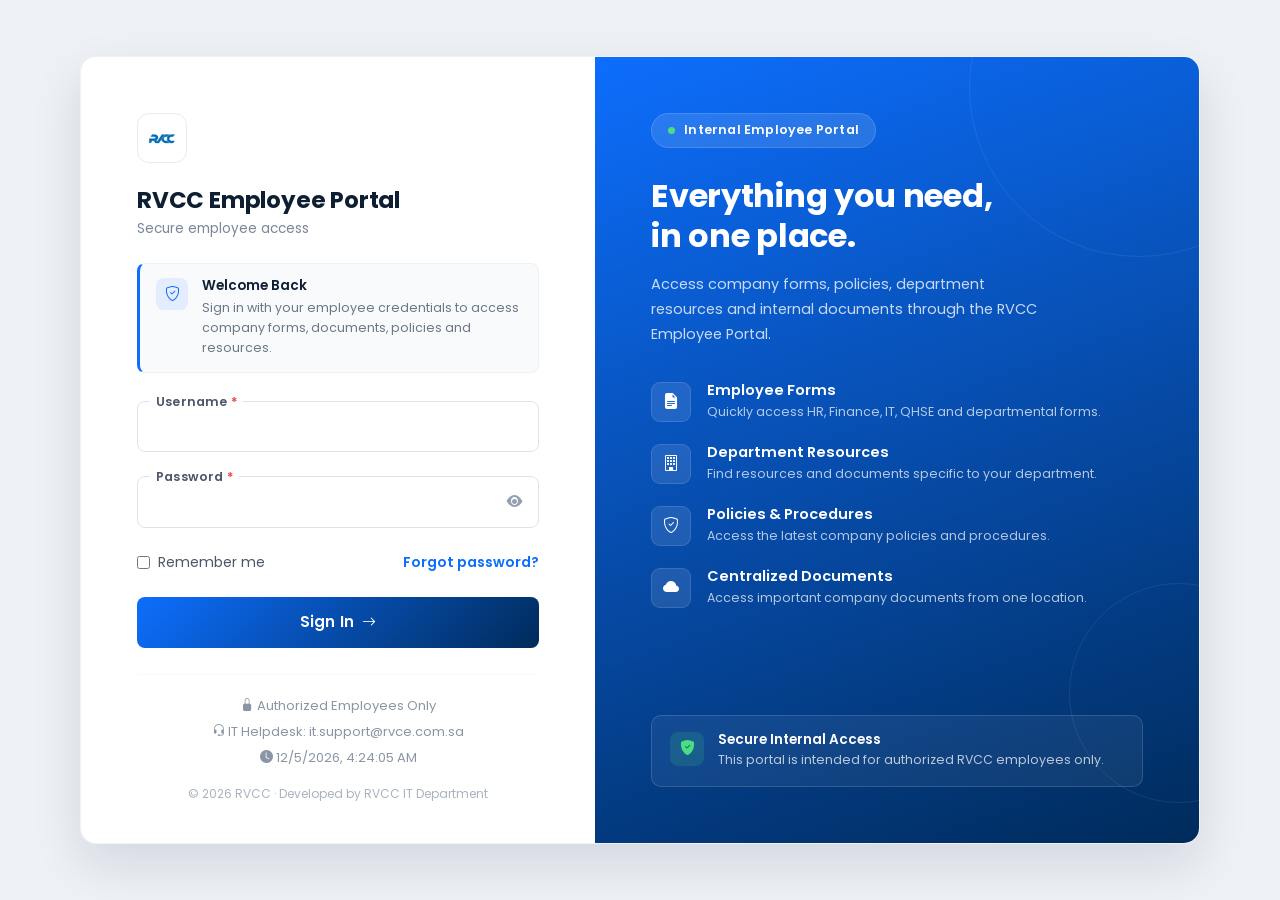
<file: hr.html>
﻿<!DOCTYPE html>
<html lang="en">

<head>

    <meta charset="UTF-8">

    <meta name="viewport" content="width=device-width, initial-scale=1">

    <title>HR Forms | RVCC Employee Portal</title>

    <!-- Bootstrap -->
    <link href="https://cdn.jsdelivr.net/npm/bootstrap@5.3.7/dist/css/bootstrap.min.css" rel="stylesheet">

    <!-- Bootstrap Icons -->
    <link rel="stylesheet"
        href="https://cdn.jsdelivr.net/npm/bootstrap-icons@1.11.3/font/bootstrap-icons.min.css">

    <!-- CSS -->
    <link rel="stylesheet" href="css/style.css">
    <link rel="stylesheet" href="css/responsive.css">
    <link rel="stylesheet" href="css/darkmode.css">
    <link rel="stylesheet" href="css/animations.css">

</head>

<body>
<!-- ================= NAVBAR ================= -->

<nav class="navbar navbar-expand-lg navbar-dark bg-dark shadow-sm fixed-top">

<div class="container">

    <!-- Logo -->

    <a class="navbar-brand fw-bold d-flex align-items-center" href="index.html">

        <img src="images/logo.png"
             width="40"
             class="me-2 rounded-circle bg-white p-1">

        RVCC Portal

    </a>

    <!-- Mobile Menu -->

    <button class="navbar-toggler"
            type="button"
            data-bs-toggle="collapse"
            data-bs-target="#navbar">

        <span class="navbar-toggler-icon"></span>

    </button>

    <div class="collapse navbar-collapse" id="navbar">

        <!-- Left Navigation -->

        <ul class="navbar-nav mx-auto">

            <li class="nav-item">
                <a class="nav-link" href="index.html">
                    <i class="bi bi-house-door"></i> Home
                </a>
            </li>

            <li class="nav-item">

                <a class="nav-link"
                   href="policies.html">

                    Policies

                </a>

            </li>

            <li class="nav-item">
                <a class="nav-link active" href="hr.html">
                    HR
                </a>
            </li>

            <li class="nav-item">
                <a class="nav-link" href="it.html">
                    IT
                </a>
            </li>

            <li class="nav-item">
                <a class="nav-link" href="finance.html">
                    Finance
                </a>
            </li>

            <li class="nav-item">
                <a class="nav-link" href="procurement.html">
                    Procurement
                </a>
            </li>

            <li class="nav-item">
                <a class="nav-link" href="admin.html">
                    Admin
                </a>
            </li>

            <li class="nav-item">

                <a class="nav-link"
                   href="qhse.html">

                    QHSE

                </a>

            </li>

            <li class="nav-item">

                <a class="nav-link"
                   href="contact.html">

                    Contact

                </a>

            </li>

        </ul>

        <!-- Right Side -->

        <div class="d-flex align-items-center">

            <!-- Dark Mode -->

            <button id="darkMode"

                    class="btn btn-outline-light btn-sm me-2">

                <i class="bi bi-moon-stars-fill"></i>

            </button>

            <!-- User -->

            <span

                id="userLabel"

                class="badge bg-primary fs-6 me-2 px-3 py-2">

            </span>

            <!-- Logout -->

            <button

                id="logoutBtn"

                class="btn btn-danger btn-sm">

                <i class="bi bi-box-arrow-right"></i>

                Logout

            </button>

        </div>

    </div>

</div>

</nav>

<!-- HEADER -->

<section class="department-header">

<div class="container">

<nav>

<ol class="breadcrumb justify-content-center">

<li class="breadcrumb-item">

<a href="index.html">

Home

</a>

</li>

<li class="breadcrumb-item active">

HR Forms

</li>

</ol>

</nav>

<i class="bi bi-person-badge-fill display-2 mb-3"></i>

<h1>

Human Resources

</h1>

<p>

Employee forms, leave requests, payroll documents and HR policies.

</p>

</div>

</section>

<!-- SEARCH -->

<section class="container py-5">

<div class="row justify-content-center">

<div class="col-lg-8">

<div class="search-box">

<i class="bi bi-search"></i>

<input
type="text"
id="formSearch"
class="form-control"
placeholder="Search HR Forms...">

</div>

</div>

</div>

</section>

<!-- HR FORMS -->

<section class="container pb-5">

<h2 class="section-title">

HR Documents

</h2>

<div class="row g-4">

<!-- Leave -->

<div class="col-lg-4 col-md-6">

<div class="form-card">

<i class="bi bi-file-earmark-pdf-fill text-hr form-icon"></i>

<h5>

Vacation Leave Application

</h5>
<p>

Excel Document

</p>

<a href="https://rvceksa-my.sharepoint.com/:x:/g/personal/dhanush_rvcc_com_sa/IQDYbwF8s9AdTZFvwXbIdH8LAeHesTzuik_Va4c36uZ0HFU?e=iNTMVE"
target="_blank"
class="btn btn-primary w-100">

Open Form

</a>

</div>

</div>


<!-- Emergency Leave Request -->

<div class="col-lg-4 col-md-6">

    <div class="form-card">

        <i class="bi bi-box-arrow-right text-hr form-icon"></i>

        <h5>Emergency Leave Request</h5>

       
<p>

Excel Document

</p>

<a href="https://rvceksa-my.sharepoint.com/:x:/g/personal/dhanush_rvcc_com_sa/IQDYbwF8s9AdTZFvwXbIdH8LAeHesTzuik_Va4c36uZ0HFU?e=iNTMVE"
target="_blank"
class="btn btn-primary w-100">

Open Form

</a>

</div>

</div>


<!-- Salary Advance -->

<div class="col-lg-4 col-md-6">

    <div class="form-card">

        <i class="bi bi-person-vcard-fill text-hr form-icon"></i>

        <h5>Salary Advance Form</h5>


<p>

Excel Document

</p>

<a href="https://rvceksa-my.sharepoint.com/:x:/g/personal/dhanush_rvcc_com_sa/IQCb77k2NwrhTbNg8mAKczMZAcvWSVdc4Q0mEBCTfjfvSpo?e=U6smvF"
target="_blank"
class="btn btn-primary w-100">

Open Form

</a>

</div>

</div>


<!-- Employee Vacation Handover -->

<div class="col-lg-4 col-md-6">

<div class="form-card">

<i class="bi bi-file-earmark-word-fill text-hr form-icon"></i>

<h5>

Employee Vacation Handover

</h5>

<p>

Word Document

</p>

<a href="https://rvceksa-my.sharepoint.com/:w:/g/personal/dhanush_rvcc_com_sa/IQADLi5XCNP_QqcLiTqbfvc1Ae9UZbQd2tD-88oNV7ePjpo?e=leatMI"
target="_blank"
class="btn btn-primary w-100">

Open Form

</a>

</div>

</div>

<!-- Employee Resignation Form -->

<div class="col-lg-4 col-md-6">

<div class="form-card">

<i class="bi bi-file-earmark-word-fill text-hr form-icon"></i>

<h5>

Employee Resignation Form

</h5>

<p>

Excel Document

</p>

<a href="https://rvceksa-my.sharepoint.com/:x:/r/personal/shihabmm_rvce_com_sa/Documents/RVCC%20HR%20Forms/04%20Resignation%20Form.xlsx?d=w74b069c04f6c41bf838569d75f6cc0a1&csf=1&web=1&e=QEe925"
target="_blank"
class="btn btn-primary w-100">

Open Form

</a>

</div>

</div>

<!-- Medical -->

<div class="col-lg-4 col-md-6">

<div class="form-card opacity-75">

<i class="bi bi-heart-pulse-fill text-muted form-icon"></i>

<h5>

Medical Claim

</h5>

<p>

<span class="badge bg-secondary">Not Active</span>

</p>

<button type="button" class="btn btn-secondary w-100" disabled>

Form Not Received Yet

</button>

</div>

</div>

<!-- Employee Information Update -->

<div class="col-lg-4 col-md-6">

    <div class="form-card opacity-75">

        <i class="bi bi-person-lines-fill text-muted form-icon"></i>

        <h5>Employee Information Update</h5>

        <p><span class="badge bg-secondary">Not Active</span></p>

        <button type="button" class="btn btn-secondary w-100" disabled>

            Form Not Received Yet

        </button>

    </div>

</div>

<!-- Overtime Claim -->

<div class="col-lg-4 col-md-6">

    <div class="form-card opacity-75">

        <i class="bi bi-clock-history text-muted form-icon"></i>

        <h5>Overtime Claim Form</h5>

        <p><span class="badge bg-secondary">Not Active</span></p>

        <button type="button" class="btn btn-secondary w-100" disabled>

            Form Not Received Yet

        </button>

    </div>

</div>

<!-- Travel Request -->

<div class="col-lg-4 col-md-6">

    <div class="form-card opacity-75">

        <i class="bi bi-airplane-fill text-muted form-icon"></i>

        <h5>Business Travel Request</h5>

        <p><span class="badge bg-secondary">Not Active</span></p>

        <button type="button" class="btn btn-secondary w-100" disabled>

            Form Not Received Yet

        </button>

    </div>

</div>

</section>

<!-- HR Statistics -->

<section class="stats py-5">

    <div class="container">

        <div class="row g-4">

            <div class="col-md-4">

                <div class="stat-card">

                    <i class="bi bi-file-earmark-text-fill"></i>

                    <h2 class="counter">9</h2>

                    <p>HR Forms</p>

                </div>

            </div>

            <div class="col-md-4">

                <div class="stat-card">

                    <i class="bi bi-download"></i>

                    <h2 class="counter">200</h2>

                    <p>Downloads This Month</p>

                </div>

            </div>

            <div class="col-md-4">

                <div class="stat-card">

                    <i class="bi bi-people-fill"></i>

                    <h2 class="counter">348</h2>

                    <p>Employees</p>

                </div>

            </div>

        </div>

    </div>

</section>

<!-- Footer -->

<footer class="footer">

    <div class="container">

        <div class="row">

            <!-- RVCC -->

            <div class="col-lg-4">

                <h4>RVCC Employee Portal</h4>

                <p>

                    Internal employee portal for accessing forms,
                    RVCC policies,
                    HR documents,
                    IT requests,
                    announcements and useful links.

                </p>

            </div>

            <!-- Quick Links -->

            <div class="col-lg-3">

                <h5>Quick Links</h5>

                <ul class="footer-links">

                    <li><a href="index.html">Home</a></li>

                    <li><a href="hr.html">HR Forms</a></li>

                    <li><a href="it.html">IT Forms</a></li>

                    <li><a href="finance.html">Finance</a></li>

                    <li><a href="procurement.html">Procurement</a></li>

                    <li><a href="admin.html">Administration</a></li>

                    <li><a href="qhse.html">QHSE</a></li>

                </ul>

            </div>

            <!-- Resources -->

            <div class="col-lg-2">

                <h5>Resources</h5>

                <ul class="footer-links">

                    <li><a href="policies.html">Policies</a></li>

                    <li><a href="contact.html">Contact</a></li>

                    <li><a href="https://onedrive.live.com" target="_blank">OneDrive</a></li>

                    <li><a href="https://forms.cloud.microsoft/r/TFFF91uHb5" target="_blank">Helpdesk</a></li>

                </ul>

            </div>

            <!-- Social -->

            <div class="col-lg-3">

                <h5>Contact</h5>

                <div class="social-icons">

                    <a href="mailto:it.support@rvce.com.sa" title="Email IT Support">
                        <i class="bi bi-envelope-fill"></i>
                    </a>

                    <a href="contact.html" title="Department Phone Directory">
                        <i class="bi bi-telephone-fill"></i>
                    </a>

                    <a href="https://riyadh-villas.com/" title="RVCC Website">
                        <i class="bi bi-globe"></i>
                    </a>

                    <a href="https://www.linkedin.com/company/riyadh-villas-contracting-company/" target="_blank">
                        <i class="bi bi-linkedin"></i>
                    </a>

                </div>

            </div>

        </div>

        <hr>

        <div class="text-center">

            Â© <span id="currentYear"></span>

            RVCC Employee Portal

        </div>

    </div>

</footer>

<!-- Scroll Button -->

<button id="scrollTopBtn" class="scroll-top">

    <i class="bi bi-arrow-up"></i>

</button>

<!-- Bootstrap -->

<script src="https://cdn.jsdelivr.net/npm/bootstrap@5.3.7/dist/js/bootstrap.bundle.min.js"></script>

<!-- JavaScript -->
<script src="js/auth.js"></script>
<script src="js/user.js"></script>
<script src="js/script.js"></script>
<script src="js/search.js"></script>
<script src="js/darkmode.js"></script>
<script src="js/counter.js"></script>
<script src="js/scroll.js"></script>
<script src="js/announcements.js"></script>

<script src="js/recentVisits.js"></script>

</body>
</html>
</file>
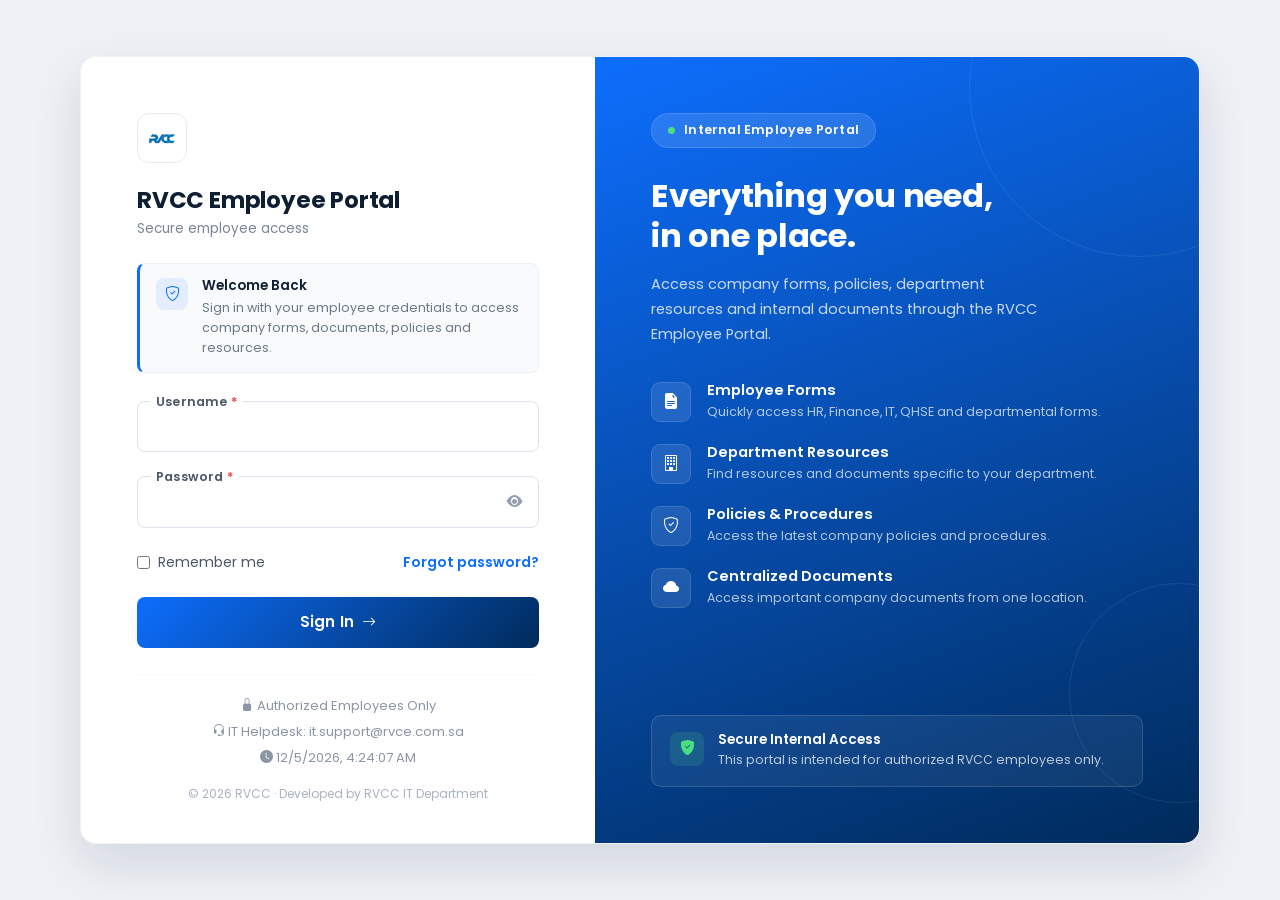
<file: hse.html>
﻿<!DOCTYPE html>
<html lang="en">

<head>

<meta charset="UTF-8">
<meta name="viewport" content="width=device-width, initial-scale=1">

<title>HSE Forms | RVCC Employee Portal</title>

<link href="https://cdn.jsdelivr.net/npm/bootstrap@5.3.7/dist/css/bootstrap.min.css" rel="stylesheet">
<link rel="stylesheet" href="https://cdn.jsdelivr.net/npm/bootstrap-icons@1.11.3/font/bootstrap-icons.min.css">

<link rel="stylesheet" href="css/style.css">
<link rel="stylesheet" href="css/responsive.css">
<link rel="stylesheet" href="css/darkmode.css">
<link rel="stylesheet" href="css/animations.css">

</head>

<body>
<!-- ================= NAVBAR ================= -->

<nav class="navbar navbar-expand-lg navbar-dark bg-dark shadow-sm fixed-top">

<div class="container">

    <!-- Logo -->

    <a class="navbar-brand fw-bold d-flex align-items-center" href="index.html">

        <img src="images/logo.png"
             width="40"
             class="me-2 rounded-circle bg-white p-1">

        RVCC Portal

    </a>

    <!-- Mobile Menu -->

    <button class="navbar-toggler"
            type="button"
            data-bs-toggle="collapse"
            data-bs-target="#navbar">

        <span class="navbar-toggler-icon"></span>

    </button>

    <div class="collapse navbar-collapse" id="navbar">

        <!-- Left Navigation -->

        <ul class="navbar-nav mx-auto">

            <li class="nav-item">
                <a class="nav-link" href="index.html">
                    <i class="bi bi-house-door"></i> Home
                </a>
            </li>

            <li class="nav-item">

                <a class="nav-link"
                   href="policies.html">

                    Policies

                </a>

            </li>

            <li class="nav-item">
                <a class="nav-link" href="hr.html">
                    HR
                </a>
            </li>

            <li class="nav-item">
                <a class="nav-link" href="it.html">
                    IT
                </a>
            </li>

            <li class="nav-item">
                <a class="nav-link" href="finance.html">
                    Finance
                </a>
            </li>

            <li class="nav-item">
                <a class="nav-link" href="procurement.html">
                    Procurement
                </a>
            </li>

            <li class="nav-item">
                <a class="nav-link" href="admin.html">
                    Admin
                </a>
            </li>

            <li class="nav-item">

                <a class="nav-link"
                   href="qhse.html">

                    QHSE

                </a>

            </li>

            <li class="nav-item">

                <a class="nav-link"
                   href="contact.html">

                    Contact

                </a>

            </li>

        </ul>

        <!-- Right Side -->

        <div class="d-flex align-items-center">

            <!-- Dark Mode -->

            <button id="darkMode"

                    class="btn btn-outline-light btn-sm me-2">

                <i class="bi bi-moon-stars-fill"></i>

            </button>

            <!-- User -->

            <span

                id="userLabel"

                class="badge bg-primary fs-6 me-2 px-3 py-2">

            </span>

            <!-- Logout -->

            <button

                id="logoutBtn"

                class="btn btn-danger btn-sm">

                <i class="bi bi-box-arrow-right"></i>

                Logout

            </button>

        </div>

    </div>

</div>

</nav>

<!-- ================= HEADER ================= -->

<section class="department-header">

<div class="container text-center">

<i class="bi bi-shield-check display-2 mb-3"></i>

<h1>

Health, Safety & Environment

</h1>

<p>

Safety forms, permits, incident reporting and HSE documents

</p>

</div>

</section>

<!-- ================= SEARCH ================= -->

<section class="container py-5">

<div class="row justify-content-center">

<div class="col-lg-8">

<div class="search-box">

<i class="bi bi-search"></i>

<input

id="formSearch"

class="form-control"

placeholder="Search HSE Forms...">

</div>

</div>

</div>

</section>

<!-- ================= DOCUMENTS ================= -->

<section class="container pb-5">

<h2 class="section-title">

HSE Documents

</h2>

<div class="row g-4">

<div class="col-lg-4 col-md-6">

<div class="form-card">

<i class="bi bi-exclamation-triangle-fill form-icon text-hse"></i>

<h5>Incident Report</h5>

<p>PDF Form</p>

<a href="https://rvceksa-my.sharepoint.com/:b:/g/personal/dhanush_rvcc_com_sa/IQBT0WVympovQ5kInS9eg8kqAYgl1uXXtw35O8Sy-vDn8bg?e=c1A32u"

target="_blank"

class="btn btn-primary w-100">

Download

</a>

</div>

</div>

<div class="col-lg-4 col-md-6">

<div class="form-card">

<i class="bi bi-eye-fill form-icon text-hse"></i>

<h5>Safety Observation</h5>

<p>Word Document</p>

<a href="https://rvceksa-my.sharepoint.com/:b:/g/personal/dhanush_rvcc_com_sa/IQBT0WVympovQ5kInS9eg8kqAYgl1uXXtw35O8Sy-vDn8bg?e=c1A32u"

target="_blank"

class="btn btn-primary w-100">

Download

</a>

</div>

</div>

<div class="col-lg-4 col-md-6">

<div class="form-card">

<i class="bi bi-cone-striped form-icon text-hse"></i>

<h5>Risk Assessment</h5>

<p>Excel Spreadsheet</p>

<a href="https://rvceksa-my.sharepoint.com/:b:/g/personal/dhanush_rvcc_com_sa/IQBT0WVympovQ5kInS9eg8kqAYgl1uXXtw35O8Sy-vDn8bg?e=c1A32u"

target="_blank"

class="btn btn-primary w-100">

Download

</a>

</div>

</div>

<div class="col-lg-4 col-md-6">

<div class="form-card">

<i class="bi bi-shield-fill-check form-icon text-hse"></i>

<h5>PPE Request</h5>

<p>PDF Form</p>

<a href="https://rvceksa-my.sharepoint.com/:b:/g/personal/dhanush_rvcc_com_sa/IQBT0WVympovQ5kInS9eg8kqAYgl1uXXtw35O8Sy-vDn8bg?e=c1A32u"

target="_blank"

class="btn btn-primary w-100">

Download

</a>

</div>

</div>

<div class="col-lg-4 col-md-6">

<div class="form-card">

<i class="bi bi-fire form-icon text-hse"></i>

<h5>Hot Work Permit</h5>

<p>PDF Form</p>

<a href="https://rvceksa-my.sharepoint.com/:b:/g/personal/dhanush_rvcc_com_sa/IQBT0WVympovQ5kInS9eg8kqAYgl1uXXtw35O8Sy-vDn8bg?e=c1A32u"

target="_blank"

class="btn btn-primary w-100">

Download

</a>

</div>

</div>

<div class="col-lg-4 col-md-6">

<div class="form-card">

<i class="bi bi-sign-stop-fill form-icon text-hse"></i>

<h5>Confined Space Permit</h5>

<p>Word Document</p>

<a href="https://rvceksa-my.sharepoint.com/:b:/g/personal/dhanush_rvcc_com_sa/IQBT0WVympovQ5kInS9eg8kqAYgl1uXXtw35O8Sy-vDn8bg?e=c1A32u"

target="_blank"

class="btn btn-primary w-100">

Download

</a>

</div>

</div>

<div class="col-lg-4 col-md-6">

<div class="form-card">

<i class="bi bi-ladder form-icon text-hse"></i>

<h5>Work at Height Permit</h5>

<p>PDF Form</p>

<a href="https://rvceksa-my.sharepoint.com/:b:/g/personal/dhanush_rvcc_com_sa/IQBT0WVympovQ5kInS9eg8kqAYgl1uXXtw35O8Sy-vDn8bg?e=c1A32u"

target="_blank"

class="btn btn-primary w-100">

Download

</a>

</div>

</div>

<div class="col-lg-4 col-md-6">

<div class="form-card">

<i class="bi bi-clipboard2-pulse-fill form-icon text-hse"></i>

<h5>First Aid Report</h5>

<p>Word Document</p>

<a href="https://rvceksa-my.sharepoint.com/:b:/g/personal/dhanush_rvcc_com_sa/IQBT0WVympovQ5kInS9eg8kqAYgl1uXXtw35O8Sy-vDn8bg?e=c1A32u"

target="_blank"

class="btn btn-primary w-100">

Download

</a>

</div>

</div>

<div class="col-lg-4 col-md-6">

<div class="form-card">

<i class="bi bi-file-earmark-check-fill form-icon text-hse"></i>

<h5>Near Miss Report</h5>

<p>PDF Form</p>

<a href="https://rvceksa-my.sharepoint.com/:b:/g/personal/dhanush_rvcc_com_sa/IQBT0WVympovQ5kInS9eg8kqAYgl1uXXtw35O8Sy-vDn8bg?e=c1A32u"

target="_blank"

class="btn btn-primary w-100">

Download

</a>

</div>

</div>

</div>

</section>

<!-- ================= STATISTICS ================= -->

<section class="stats py-5">

<div class="container">

<div class="row g-4">

<div class="col-md-4">

<div class="stat-card">

<i class="bi bi-files"></i>

<h2 class="counter">22</h2>

<p>HSE Forms</p>

</div>

</div>

<div class="col-md-4">

<div class="stat-card">

<i class="bi bi-download"></i>

<h2 class="counter">510</h2>

<p>Monthly Downloads</p>

</div>

</div>

<div class="col-md-4">

<div class="stat-card">

<i class="bi bi-shield-check"></i>

<h2 class="counter">365</h2>

<p>Safe Days</p>

</div>

</div>

</div>

</div>

</section>

<!-- ================= FOOTER ================= -->

<footer class="footer">

    <div class="container">

        <div class="row">

            <!-- RVCC -->

            <div class="col-lg-4">

                <h4>RVCC Employee Portal</h4>

                <p>

                    Internal employee portal for accessing forms,
                    RVCC policies,
                    HR documents,
                    IT requests,
                    announcements and useful links.

                </p>

            </div>

            <!-- Quick Links -->

            <div class="col-lg-3">

                <h5>Quick Links</h5>

                <ul class="footer-links">

                    <li><a href="index.html">Home</a></li>

                    <li><a href="hr.html">HR Forms</a></li>

                    <li><a href="it.html">IT Forms</a></li>

                    <li><a href="finance.html">Finance</a></li>

                    <li><a href="procurement.html">Procurement</a></li>

                    <li><a href="admin.html">Administration</a></li>

                    <li><a href="qhse.html">QHSE</a></li>

                </ul>

            </div>

            <!-- Resources -->

            <div class="col-lg-2">

                <h5>Resources</h5>

                <ul class="footer-links">

                    <li><a href="policies.html">Policies</a></li>

                    <li><a href="contact.html">Contact</a></li>

                    <li><a href="https://onedrive.live.com" target="_blank">OneDrive</a></li>

                    <li><a href="https://forms.cloud.microsoft/r/TFFF91uHb5" target="_blank">Helpdesk</a></li>

                </ul>

            </div>

            <!-- Social -->

            <div class="col-lg-3">

                <h5>Contact</h5>

                <div class="social-icons">

                    <a href="mailto:it.support@rvce.com.sa" title="Email IT Support">
                        <i class="bi bi-envelope-fill"></i>
                    </a>

                    <a href="contact.html" title="Department Phone Directory">
                        <i class="bi bi-telephone-fill"></i>
                    </a>

                    <a href="https://riyadh-villas.com/" title="RVCC Website">
                        <i class="bi bi-globe"></i>
                    </a>

                    <a href="https://www.linkedin.com/company/riyadh-villas-contracting-company/" target="_blank">
                        <i class="bi bi-linkedin"></i>
                    </a>

                </div>

            </div>

        </div>

        <hr>

        <div class="text-center">

            <p>

                Â© <span id="currentYear"></span>

                RVCC Employee Portal

            </p>

        </div>

    </div>

</footer>

<button id="scrollTopBtn" class="scroll-top">

<i class="bi bi-arrow-up"></i>

</button>

<script src="https://cdn.jsdelivr.net/npm/bootstrap@5.3.7/dist/js/bootstrap.bundle.min.js"></script>
<script src="js/auth.js"></script>
<script src="js/user.js"></script>
<script src="js/script.js"></script>
<script src="js/search.js"></script>
<script src="js/darkmode.js"></script>
<script src="js/counter.js"></script>
<script src="js/scroll.js"></script>
<script src="js/announcements.js"></script>

<script src="js/recentVisits.js"></script>

</body>

</html>
</file>
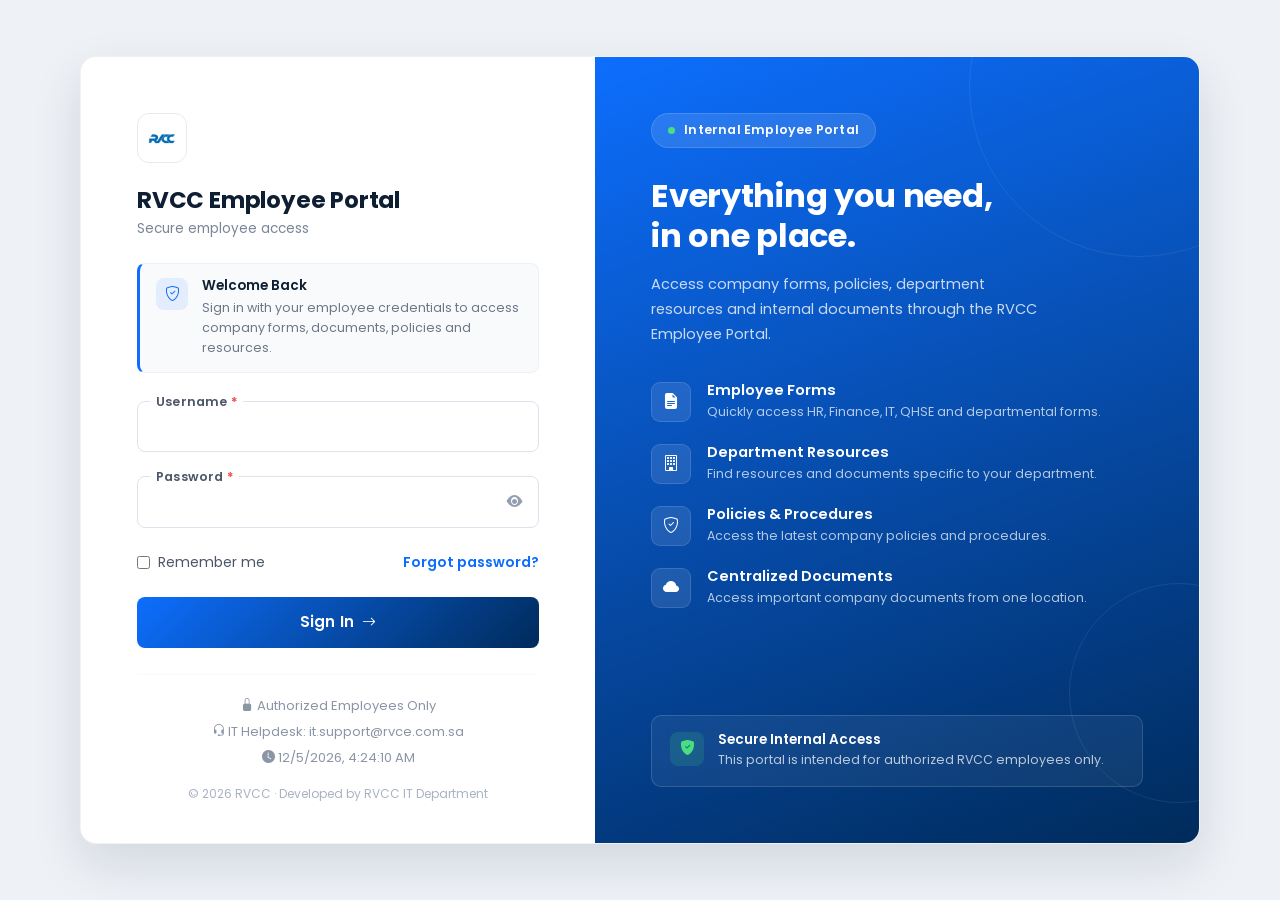
<file: it.html>
﻿<!DOCTYPE html>
<html lang="en">

<head>

<meta charset="UTF-8">

<meta name="viewport" content="width=device-width, initial-scale=1">

<title>IT Forms | RVCC Employee Portal</title>

<link href="https://cdn.jsdelivr.net/npm/bootstrap@5.3.7/dist/css/bootstrap.min.css" rel="stylesheet">

<link rel="stylesheet" href="https://cdn.jsdelivr.net/npm/bootstrap-icons@1.11.3/font/bootstrap-icons.min.css">

<link rel="stylesheet" href="css/style.css">
<link rel="stylesheet" href="css/responsive.css">
<link rel="stylesheet" href="css/darkmode.css">
<link rel="stylesheet" href="css/animations.css">

</head>

<body>
<!-- ================= NAVBAR ================= -->

<nav class="navbar navbar-expand-lg navbar-dark bg-dark shadow-sm fixed-top">

<div class="container">

    <!-- Logo -->

    <a class="navbar-brand fw-bold d-flex align-items-center" href="index.html">

        <img src="images/logo.png"
             width="40"
             class="me-2 rounded-circle bg-white p-1">

        RVCC Portal

    </a>

    <!-- Mobile Menu -->

    <button class="navbar-toggler"
            type="button"
            data-bs-toggle="collapse"
            data-bs-target="#navbar">

        <span class="navbar-toggler-icon"></span>

    </button>

    <div class="collapse navbar-collapse" id="navbar">

        <!-- Left Navigation -->

        <ul class="navbar-nav mx-auto">

            <li class="nav-item">
                <a class="nav-link" href="index.html">
                    <i class="bi bi-house-door"></i> Home
                </a>
            </li>

            <li class="nav-item">

                <a class="nav-link"
                   href="policies.html">

                    Policies

                </a>

            </li>

            <li class="nav-item">
                <a class="nav-link" href="hr.html">
                    HR
                </a>
            </li>

            <li class="nav-item">
                <a class="nav-link active" href="it.html">
                    IT
                </a>
            </li>

            <li class="nav-item">
                <a class="nav-link" href="finance.html">
                    Finance
                </a>
            </li>

            <li class="nav-item">
                <a class="nav-link" href="procurement.html">
                    Procurement
                </a>
            </li>

            <li class="nav-item">
                <a class="nav-link" href="admin.html">
                    Admin
                </a>
            </li>

            <li class="nav-item">

                <a class="nav-link"
                   href="qhse.html">

                    QHSE

                </a>

            </li>

            <li class="nav-item">

                <a class="nav-link"
                   href="contact.html">

                    Contact

                </a>

            </li>

        </ul>

        <!-- Right Side -->

        <div class="d-flex align-items-center">

            <!-- Dark Mode -->

            <button id="darkMode"

                    class="btn btn-outline-light btn-sm me-2">

                <i class="bi bi-moon-stars-fill"></i>

            </button>

            <!-- User -->

            <span

                id="userLabel"

                class="badge bg-primary fs-6 me-2 px-3 py-2">

            </span>

            <!-- Logout -->

            <button

                id="logoutBtn"

                class="btn btn-danger btn-sm">

                <i class="bi bi-box-arrow-right"></i>

                Logout

            </button>

        </div>

    </div>

</div>

</nav>

<section class="department-header">

<div class="container text-center">

<i class="bi bi-laptop display-2"></i>

<h1>Information Technology</h1>

<p>IT request forms and system access documents</p>

</div>

</section>

<section class="container py-5">

<div class="row mb-4">

<div class="col-lg-8 mx-auto">

<div class="search-box">

<i class="bi bi-search"></i>

<input id="formSearch"

class="form-control"

placeholder="Search IT Forms...">

</div>

</div>

</div>

<div class="row g-4">

<div class="col-md-4">

<div class="form-card">

<i class="bi bi-pc-display form-icon text-it"></i>

<h5>IT-Asset Request</h5>

<p>Excel Form</p>

<a href="https://rvceksa-my.sharepoint.com/:x:/g/personal/dhanush_rvcc_com_sa/IQBUorEKr7esSLyPafKfNQmzAfN7EY2rYxU2bE1gWcwMLVI?e=Tg8ikh"

class="btn btn-primary w-100"

target="_blank">

Open Form

</a>

</div>

</div>

<div class="col-md-4">

<div class="form-card">

<i class="bi bi-person-lock form-icon text-it"></i>

<h5>User Access Request</h5>

<p>Ticketing Form</p>

<a href="https://forms.zohopublic.sa/rvcc1/form/ITHELPDESK/formperma/UN0sdb0L7I1PzvDWiHi-Mh_IajTlurXPVyZ3vYFp9wI"

class="btn btn-primary w-100"

target="_blank">

Open Form

</a>

</div>

</div>

<div class="col-md-4">

<div class="form-card">

<i class="bi bi-wifi form-icon text-it"></i>

<h5>Software/License Request</h5>

<p>Excel Document</p>

<a href="https://rvceksa-my.sharepoint.com/:x:/g/personal/dhanush_rvcc_com_sa/IQBUorEKr7esSLyPafKfNQmzAfN7EY2rYxU2bE1gWcwMLVI?e=6wG73J"

class="btn btn-primary w-100"

target="_blank">

Open Form

</a>

</div>

</div>

<div class="col-md-4">

<div class="form-card">

<i class="bi bi-envelope-paper form-icon text-it"></i>

<h5>Email Access</h5>

<p>Ticketing Form</p>

<a href="https://forms.zohopublic.sa/rvcc1/form/ITHELPDESK/formperma/UN0sdb0L7I1PzvDWiHi-Mh_IajTlurXPVyZ3vYFp9wI"

class="btn btn-primary w-100"

target="_blank">

Open Form

</a>

</div>

</div>

<div class="col-md-4">

<div class="form-card">

<i class="bi bi-shield-lock form-icon text-it"></i>

<h5>Password Reset</h5>

<p>Ticketing Form</p>

<a href="https://forms.zohopublic.sa/rvcc1/form/ITHELPDESK/formperma/UN0sdb0L7I1PzvDWiHi-Mh_IajTlurXPVyZ3vYFp9wI"

class="btn btn-primary w-100"

target="_blank">

Open Form

</a>

</div>

</div>

<div class="col-md-4">

<div class="form-card">

<i class="bi bi-hdd-network form-icon text-it"></i>

<h5>Shared Folder Access</h5>

<p>Ticketing Form</p>

<a href="https://forms.zohopublic.sa/rvcc1/form/ITHELPDESK/formperma/UN0sdb0L7I1PzvDWiHi-Mh_IajTlurXPVyZ3vYFp9wI"

class="btn btn-primary w-100"

target="_blank">

Open Form

</a>

</div>

</div>

</div>

</section>


<!-- ==========================================
        SCROLL TO TOP
========================================== -->

<button id="scrollTopBtn" class="scroll-top">

    <i class="bi bi-arrow-up"></i>

</button>

<!-- ==========================================
        FOOTER
========================================== -->

<footer class="footer">

    <div class="container">

        <div class="row">

            <!-- RVCC -->

            <div class="col-lg-4">

                <h4>

                    RVCC Employee Portal

                </h4>

                <p>

                    Internal employee portal for accessing forms,
                    RVCC policies,
                    HR documents,
                    IT requests,
                    announcements and useful links.

                </p>

            </div>

            <!-- Quick Links -->

            <div class="col-lg-3">

                <h5>

                    Quick Links

                </h5>

                <ul class="footer-links">

                    <li><a href="index.html">Home</a></li>

                    <li><a href="hr.html">HR Forms</a></li>

                    <li><a href="it.html">IT Forms</a></li>

                    <li><a href="finance.html">Finance</a></li>

                    <li><a href="procurement.html">Procurement</a></li>

                    <li><a href="admin.html">Administration</a></li>

                    <li><a href="qhse.html">QHSE</a></li>

                </ul>

            </div>

            <!-- Resources -->

            <div class="col-lg-2">

                <h5>

                    Resources

                </h5>

                <ul class="footer-links">

                    <li>

                        <a href="policies.html">

                            Policies

                        </a>

                    </li>

                    <li>

                        <a href="contact.html">

                            Contact

                        </a>

                    </li>

                    <li>

                        <a href="https://onedrive.live.com" target="_blank">

                            OneDrive

                        </a>

                    </li>

                    <li>

                        <a href="https://forms.cloud.microsoft/r/TFFF91uHb5" target="_blank">

                            Helpdesk

                        </a>

                    </li>

                </ul>

            </div>

            <!-- Social -->

            <div class="col-lg-3">

                <h5>

                    Contact

                </h5>

                <div class="social-icons">

                    <a href="mailto:it.support@rvce.com.sa" title="Email IT Support">

                        <i class="bi bi-envelope-fill"></i>

                    </a>

                    <a href="contact.html" title="Department Phone Directory">

                        <i class="bi bi-telephone-fill"></i>

                    </a>

                    <a href="https://riyadh-villas.com/" title="RVCC Website">

                        <i class="bi bi-globe"></i>

                    </a>

                    <a href="https://www.linkedin.com/company/riyadh-villas-contracting-company/" target="_blank">

                        <i class="bi bi-linkedin"></i>

                    </a>

                </div>

            </div>

        </div>

        <hr>

        <div class="text-center">

            <p>

                © 2026 RVCC

                |

                Employee Portal 

                |

                Developed by RVCC IT Department

            </p>

        </div>

    </div>

</footer>

<button id="scrollTopBtn" class="scroll-top">

<i class="bi bi-arrow-up"></i>

</button>

<script src="https://cdn.jsdelivr.net/npm/bootstrap@5.3.7/dist/js/bootstrap.bundle.min.js"></script>
<script src="js/auth.js"></script>
<script src="js/user.js"></script>
<script src="js/script.js"></script>
<script src="js/search.js"></script>
<script src="js/darkmode.js"></script>
<script src="js/counter.js"></script>
<script src="js/scroll.js"></script>

<script src="js/recentVisits.js"></script>

</body>

</html>
</file>
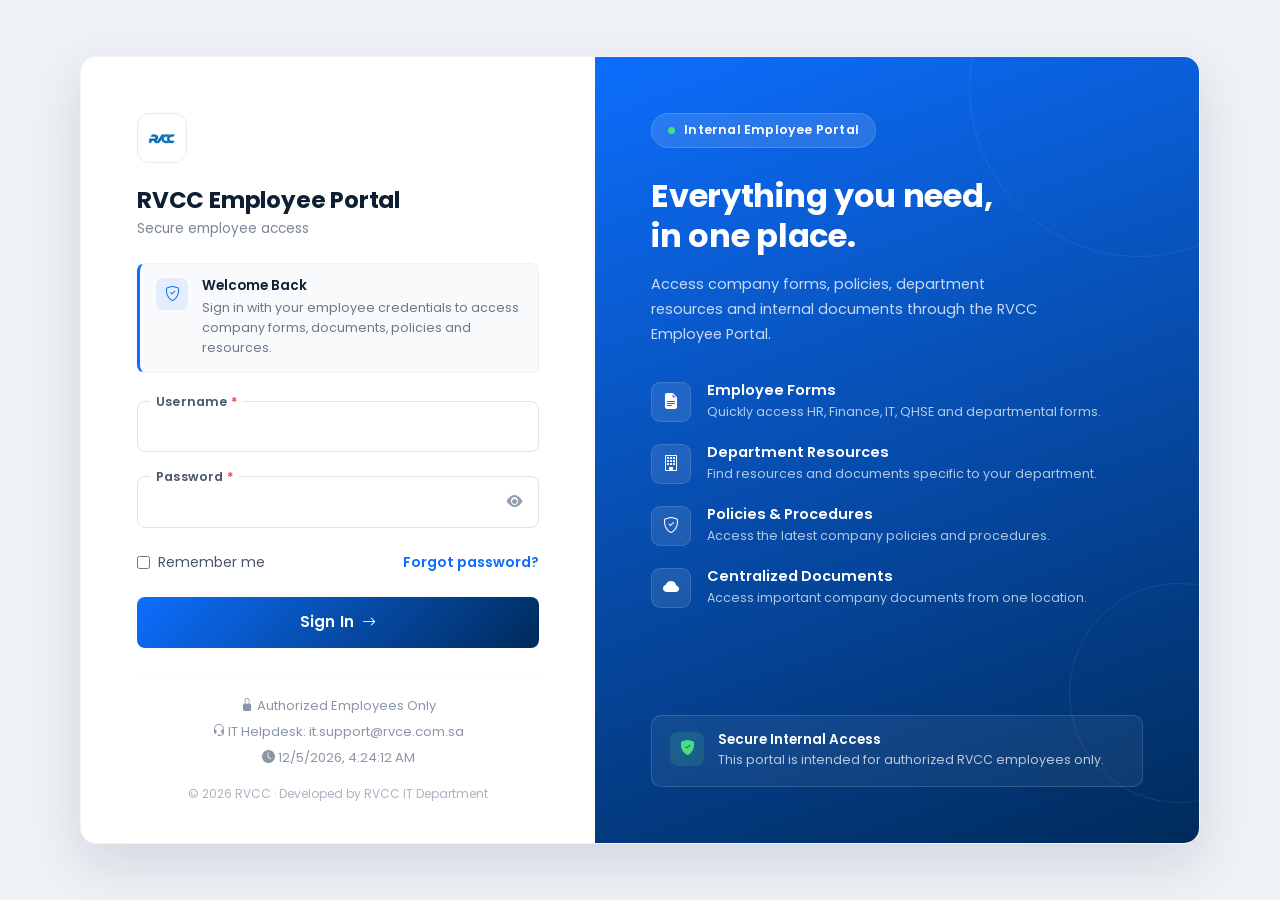
<file: login.html>
<!DOCTYPE html>
<html lang="en">

<head>

<meta charset="UTF-8">
<meta name="viewport" content="width=device-width, initial-scale=1">

<title>RVCC Employee Portal | Login</title>

<link href="https://cdn.jsdelivr.net/npm/bootstrap@5.3.7/dist/css/bootstrap.min.css" rel="stylesheet">

<link rel="stylesheet"
href="https://cdn.jsdelivr.net/npm/bootstrap-icons@1.11.3/font/bootstrap-icons.min.css">

<link
href="https://fonts.googleapis.com/css2?family=Poppins:wght@300;400;500;600;700;800&display=swap"
rel="stylesheet">

<link rel="stylesheet" href="css/login.css">

</head>

<body>

<div class="login-page">

<div class="login-shell">

<!-- LEFT : FORM -->

<div class="login-left">

<div class="login-left-inner">

<img src="images/logo.png" class="login-logo-circle" alt="RVCC">

<h1 class="brand-title">RVCC Employee Portal</h1>

<p class="brand-subtitle">Secure employee access</p>

<div class="welcome-box">

<div class="welcome-icon">
<i class="bi bi-shield-check"></i>
</div>

<div>
<h3>Welcome Back</h3>
<p>Sign in with your employee credentials to access company forms, documents, policies and resources.</p>
</div>

</div>

<form id="loginForm">

<div class="field">

<label for="username">Username <span>*</span></label>

<input
type="text"
id="username"
autocomplete="username"
required>

</div>

<div class="field">

<label for="password">Password <span>*</span></label>

<div class="password-wrap">

<input
type="password"
id="password"
autocomplete="current-password"
required>

<button
type="button"
id="togglePassword"
aria-label="Show password">

<i class="bi bi-eye-fill"></i>

</button>

</div>

</div>

<div class="form-row">

<label class="remember-check">
<input type="checkbox" id="rememberMe">
Remember me
</label>

<a href="#" class="forgot-link">Forgot password?</a>

</div>

<button type="submit" class="signin-btn">
Sign In
<i class="bi bi-arrow-right"></i>
</button>

<p id="error" class="error-text"></p>

</form>

<hr class="login-divider">

<div class="login-meta">

<div>
<i class="bi bi-lock-fill"></i>
Authorized Employees Only
</div>

<div>
<i class="bi bi-headset"></i>
IT Helpdesk: it.support@rvce.com.sa
</div>

<div id="clock"></div>

</div>

<p class="login-copy">
© 2026 RVCC &middot; Developed by RVCC IT Department
</p>

</div>

</div>

<!-- RIGHT : SHOWCASE -->

<div class="login-right">

<div class="right-decor right-decor-1"></div>
<div class="right-decor right-decor-2"></div>

<span class="badge-pill">
<i class="badge-dot"></i>
Internal Employee Portal
</span>

<h2 class="right-title">
Everything you need,<br>
in one place.
</h2>

<p class="right-subtitle">
Access company forms, policies, department resources and internal documents through the RVCC Employee Portal.
</p>

<div class="feature-list">

<div class="feature-item">
<div class="feature-icon"><i class="bi bi-file-earmark-text-fill"></i></div>
<div>
<h5>Employee Forms</h5>
<p>Quickly access HR, Finance, IT, QHSE and departmental forms.</p>
</div>
</div>

<div class="feature-item">
<div class="feature-icon"><i class="bi bi-building"></i></div>
<div>
<h5>Department Resources</h5>
<p>Find resources and documents specific to your department.</p>
</div>
</div>

<div class="feature-item">
<div class="feature-icon"><i class="bi bi-shield-check"></i></div>
<div>
<h5>Policies &amp; Procedures</h5>
<p>Access the latest company policies and procedures.</p>
</div>
</div>

<div class="feature-item">
<div class="feature-icon"><i class="bi bi-cloud-fill"></i></div>
<div>
<h5>Centralized Documents</h5>
<p>Access important company documents from one location.</p>
</div>
</div>

</div>

<div class="secure-box">

<div class="secure-icon"><i class="bi bi-shield-fill-check"></i></div>

<div>
<h5>Secure Internal Access</h5>
<p>This portal is intended for authorized RVCC employees only.</p>
</div>

</div>

</div>

</div>

</div>

<script src="js/login.js"></script>

</body>

</html>
</file>
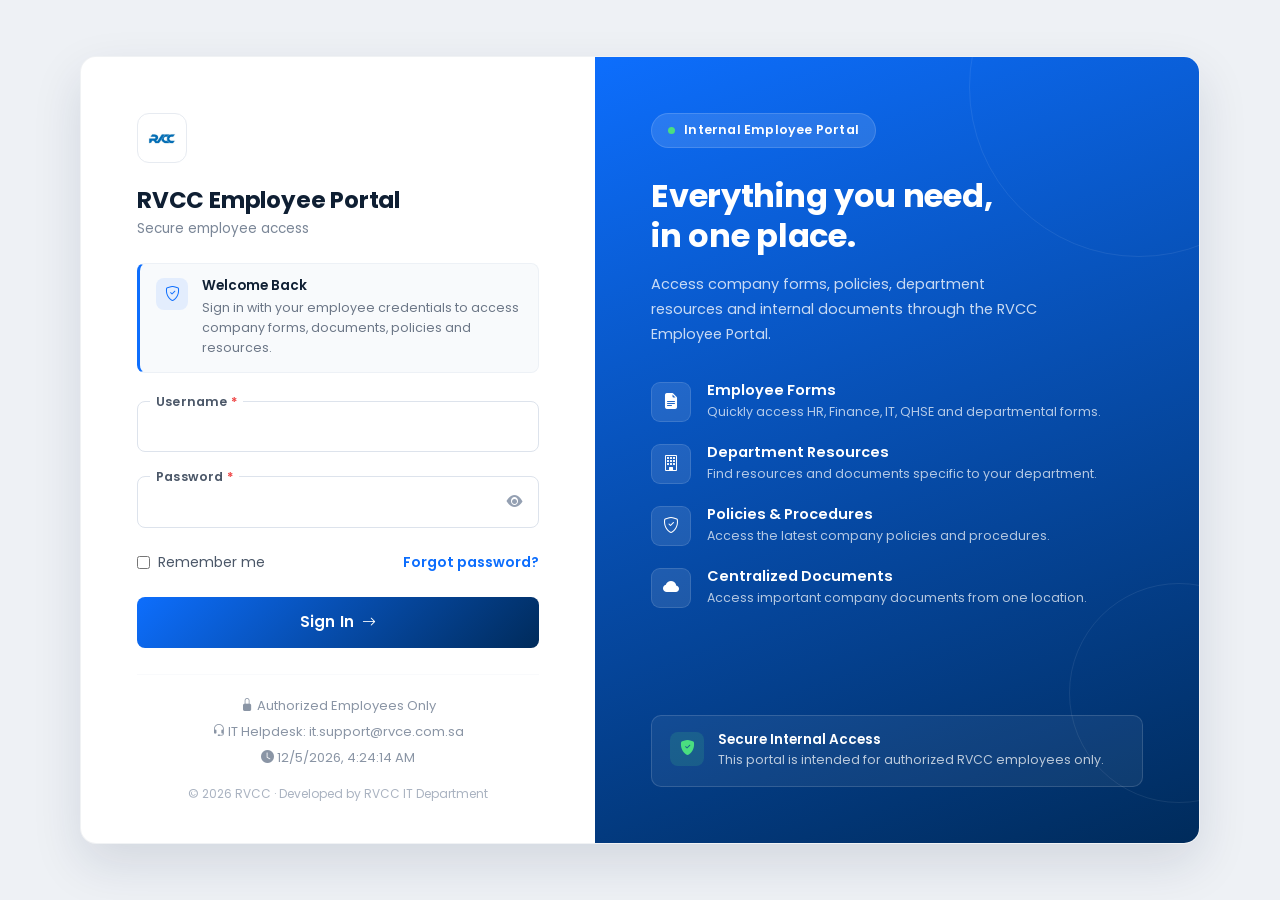
<file: policies.html>
﻿<!DOCTYPE html>
<html lang="en">

<head>

<meta charset="UTF-8">
<meta name="viewport" content="width=device-width, initial-scale=1">

<title>RVCC Policies | RVCC Employee Portal</title>

<link href="https://cdn.jsdelivr.net/npm/bootstrap@5.3.7/dist/css/bootstrap.min.css" rel="stylesheet">
<link rel="stylesheet" href="https://cdn.jsdelivr.net/npm/bootstrap-icons@1.11.3/font/bootstrap-icons.min.css">

<link rel="stylesheet" href="css/style.css">
<link rel="stylesheet" href="css/responsive.css">
<link rel="stylesheet" href="css/darkmode.css">
<link rel="stylesheet" href="css/animations.css">

</head>

<body>
<!-- ================= NAVBAR ================= -->

<nav class="navbar navbar-expand-lg navbar-dark bg-dark shadow-sm fixed-top">

<div class="container">

    <!-- Logo -->

    <a class="navbar-brand fw-bold d-flex align-items-center" href="index.html">

        <img src="images/logo.png"
             width="40"
             class="me-2 rounded-circle bg-white p-1">

        RVCC Portal

    </a>

    <!-- Mobile Menu -->

    <button class="navbar-toggler"
            type="button"
            data-bs-toggle="collapse"
            data-bs-target="#navbar">

        <span class="navbar-toggler-icon"></span>

    </button>

    <div class="collapse navbar-collapse" id="navbar">

        <!-- Left Navigation -->

        <ul class="navbar-nav mx-auto">

            <li class="nav-item">
                <a class="nav-link" href="index.html">
                    <i class="bi bi-house-door"></i> Home
                </a>
            </li>

            <li class="nav-item">

                <a class="nav-link active"
                   href="policies.html">

                    Policies

                </a>

            </li>

            <li class="nav-item">
                <a class="nav-link" href="hr.html">
                    HR
                </a>
            </li>

            <li class="nav-item">
                <a class="nav-link" href="it.html">
                    IT
                </a>
            </li>

            <li class="nav-item">
                <a class="nav-link" href="finance.html">
                    Finance
                </a>
            </li>

            <li class="nav-item">
                <a class="nav-link" href="procurement.html">
                    Procurement
                </a>
            </li>

            <li class="nav-item">
                <a class="nav-link" href="admin.html">
                    Admin
                </a>
            </li>

            <li class="nav-item">

                <a class="nav-link"
                   href="qhse.html">

                    QHSE

                </a>

            </li>

            <li class="nav-item">

                <a class="nav-link"
                   href="contact.html">

                    Contact

                </a>

            </li>

        </ul>

        <!-- Right Side -->

        <div class="d-flex align-items-center">

            <!-- Dark Mode -->

            <button id="darkMode"

                    class="btn btn-outline-light btn-sm me-2">

                <i class="bi bi-moon-stars-fill"></i>

            </button>

            <!-- User -->

            <span

                id="userLabel"

                class="badge bg-primary fs-6 me-2 px-3 py-2">

            </span>

            <!-- Logout -->

            <button

                id="logoutBtn"

                class="btn btn-danger btn-sm">

                <i class="bi bi-box-arrow-right"></i>

                Logout

            </button>

        </div>

    </div>

</div>

</nav>

<!-- HEADER -->

<section class="department-header">

<div class="container text-center">

<i class="bi bi-journal-bookmark-fill display-2 mb-3"></i>

<h1>RVCC Policies</h1>

<p>

Browse and download RVCC policies and procedures.

</p>

</div>

</section>

<!-- SEARCH -->

<section class="container py-5">

<div class="row justify-content-center">

<div class="col-lg-8">

<div class="search-box">

<i class="bi bi-search"></i>

<input

id="formSearch"

class="form-control"

placeholder="Search Policies...">

</div>

</div>

</div>

</section>

<!-- POLICIES -->

<section class="container pb-5">

<div class="row g-4">

<div class="col-lg-4">

<div class="form-card opacity-75">

<i class="bi bi-people-fill form-icon text-muted"></i>

<h5>HR Policy Manual</h5>

<p>PDF Document</p>

<button type="button" class="btn btn-secondary w-100" disabled>

Policy Not Received Yet

</button>

</div>

</div>

<div class="col-lg-4">

<div class="form-card opacity-75">

<i class="bi bi-shield-check form-icon text-muted"></i>

<h5>HSE Policy</h5>

<p>PDF Document</p>

<button type="button" class="btn btn-secondary w-100" disabled>

Policy Not Received Yet

</button>

</div>

</div>

<div class="col-lg-4">

<div class="form-card">

<i class="bi bi-laptop-fill form-icon text-info"></i>

<h5>IT Acceptable Use Policy</h5>

<p>PDF Document</p>

<a href="https://rvceksa-my.sharepoint.com/:b:/g/personal/dhanush_rvcc_com_sa/IQBT0WVympovQ5kInS9eg8kqAYgl1uXXtw35O8Sy-vDn8bg?e=c1A32u" class="btn btn-primary w-100" target="_blank">

View Policy

</a>

</div>

</div>

<div class="col-lg-4">

<div class="form-card">

<i class="bi bi-shield-lock-fill form-icon text-danger"></i>

<h5>IT Cyber Security Policy</h5>

<p>PDF Document</p>

<a href="https://rvceksa-my.sharepoint.com/:b:/g/personal/dhanush_rvcc_com_sa/IQBsYjopsXezQbyQNC3tc_58AQ1RTYguQGXvoJLkRy4G7ck?e=SR4kg7" class="btn btn-primary w-100" target="_blank">

View Policy

</a>

</div>

</div>

<div class="col-lg-4">

<div class="form-card">

<i class="bi bi-lock-fill form-icon text-danger"></i>

<h5>IT Password Disclosure Policy</h5>

<p>PDF Document</p>

<a href="https://rvceksa-my.sharepoint.com/:b:/g/personal/dhanush_rvcc_com_sa/IQC5igIvY8PaRKRAN-cAYtiHATCZ9rEKiDl4I_1JiMksYeA?e=AZalSR" class="btn btn-primary w-100" target="_blank">

View Policy

</a>

</div>

</div>

<div class="col-lg-4">

<div class="form-card">

<i class="bi bi-person-check-fill form-icon text-warning"></i>

<h5>ERP-XPEDEON ACCOUNTABILITY POLICY</h5>

<p>PDF Document</p>

<a href="https://rvceksa-my.sharepoint.com/:b:/g/personal/dhanush_rvcc_com_sa/IQDYyu019RfUS4v00IAO9NvSAZNvgBghTRHy2tZa8vr3bhA?e=6BkHbN" class="btn btn-primary w-100" target="_blank">

View Policy

</a>

</div>

</div>

<div class="col-lg-4">

<div class="form-card">

<i class="bi bi-exclamation-triangle-fill form-icon text-secondary"></i>

<h5>Whistleblowing & Misconduct Policy</h5>

<p>PDF Document</p>

<a href="https://rvceksa-my.sharepoint.com/:w:/g/personal/dhanush_rvcc_com_sa/IQDPy2pTAM1XSr-6zz3fSn_rAaTPqoo28GUs92Cqhh38wkI?e=HNMkFV" class="btn btn-primary w-100" target="_blank">

View Policy

</a>

</div>

</div>

<div class="col-lg-4">

<div class="form-card opacity-75">

<i class="bi bi-calendar-check-fill form-icon text-muted"></i>

<h5>Leave Policy</h5>

<p>PDF Document</p>

<button type="button" class="btn btn-secondary w-100" disabled>

Policy Not Received Yet

</button>

</div>

</div>

<div class="col-lg-4">

<div class="form-card opacity-75">

<i class="bi bi-car-front-fill form-icon text-muted"></i>

<h5>Vehicle Usage Policy</h5>

<p>PDF Document</p>

<button type="button" class="btn btn-secondary w-100" disabled>

Policy Not Received Yet

</button>

</div>

</div>

<!-- <div class="col-lg-4">

<div class="form-card">

<i class="bi bi-slash-circle-fill form-icon text-danger"></i>

<h5>No Smoking Policy</h5>

<p>PDF Document</p>

<a href="https://rvceksa-my.sharepoint.com/:b:/g/personal/dhanush_rvcc_com_sa/IQBT0WVympovQ5kInS9eg8kqAYgl1uXXtw35O8Sy-vDn8bg?e=c1A32u" class="btn btn-primary w-100" target="_blank">

View Policy

</a>

</div>

</div> -->

</div>

</section>

<!-- STATISTICS -->

<section class="stats py-5">

<div class="container">

<div class="row g-4">

<div class="col-md-4">

<div class="stat-card">

<i class="bi bi-journal-text"></i>

<h2 class="counter">45</h2>

<p>RVCC Policies</p>

</div>

</div>

<div class="col-md-4">

<div class="stat-card">

<i class="bi bi-download"></i>

<h2 class="counter">1450</h2>

<p>Downloads</p>

</div>

</div>

<div class="col-md-4">

<div class="stat-card">

<i class="bi bi-clock-history"></i>

<h2 class="counter">2026</h2>

<p>Latest Revision</p>

</div>

</div>

</div>

</div>

</section>

<footer class="footer">

    <div class="container">

        <div class="row">

            <!-- RVCC -->

            <div class="col-lg-4">

                <h4>RVCC Employee Portal</h4>

                <p>

                    Internal employee portal for accessing forms,
                    RVCC policies,
                    HR documents,
                    IT requests,
                    announcements and useful links.

                </p>

            </div>

            <!-- Quick Links -->

            <div class="col-lg-3">

                <h5>Quick Links</h5>

                <ul class="footer-links">

                    <li><a href="index.html">Home</a></li>

                    <li><a href="hr.html">HR Forms</a></li>

                    <li><a href="it.html">IT Forms</a></li>

                    <li><a href="finance.html">Finance</a></li>

                    <li><a href="procurement.html">Procurement</a></li>

                    <li><a href="admin.html">Administration</a></li>

                    <li><a href="qhse.html">QHSE</a></li>

                </ul>

            </div>

            <!-- Resources -->

            <div class="col-lg-2">

                <h5>Resources</h5>

                <ul class="footer-links">

                    <li><a href="policies.html">Policies</a></li>

                    <li><a href="contact.html">Contact</a></li>

                    <li><a href="https://onedrive.live.com" target="_blank">OneDrive</a></li>

                    <li><a href="https://forms.cloud.microsoft/r/TFFF91uHb5" target="_blank">Helpdesk</a></li>

                </ul>

            </div>

            <!-- Social -->

            <div class="col-lg-3">

                <h5>Contact</h5>

                <div class="social-icons">

                    <a href="mailto:it.support@rvce.com.sa" title="Email IT Support">
                        <i class="bi bi-envelope-fill"></i>
                    </a>

                    <a href="contact.html" title="Department Phone Directory">
                        <i class="bi bi-telephone-fill"></i>
                    </a>

                    <a href="https://riyadh-villas.com/" title="RVCC Website">
                        <i class="bi bi-globe"></i>
                    </a>

                    <a href="https://www.linkedin.com/company/riyadh-villas-contracting-company/" target="_blank">
                        <i class="bi bi-linkedin"></i>
                    </a>

                </div>

            </div>

        </div>

        <hr>

        <div class="text-center">

            <p>

                Â© <span id="currentYear"></span> RVCC Employee Portal

            </p>

        </div>

    </div>

</footer>

<button id="scrollTopBtn" class="scroll-top">

<i class="bi bi-arrow-up"></i>

</button>

<script src="https://cdn.jsdelivr.net/npm/bootstrap@5.3.7/dist/js/bootstrap.bundle.min.js"></script>
<script src="js/auth.js"></script>
<script src="js/user.js"></script>
<script src="js/script.js"></script>
<script src="js/search.js"></script>
<script src="js/darkmode.js"></script>
<script src="js/counter.js"></script>
<script src="js/scroll.js"></script>
<script src="js/announcements.js"></script>

<script src="js/recentVisits.js"></script>

</body>

</html>
</file>
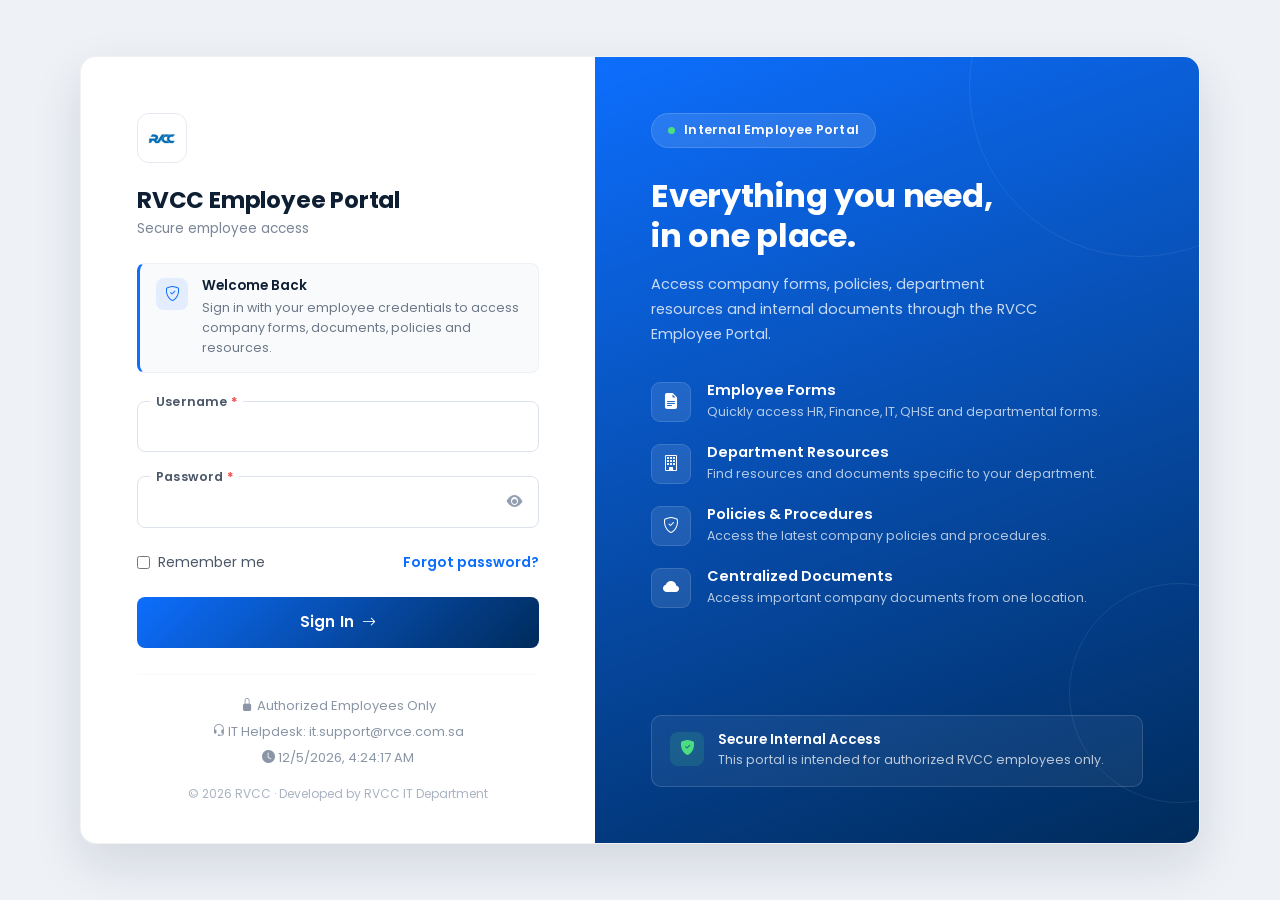
<file: procurement.html>
﻿<!DOCTYPE html>
<html lang="en">

<head>

<meta charset="UTF-8">
<meta name="viewport" content="width=device-width, initial-scale=1">

<title>Procurement Forms | RVCC Employee Portal</title>

<link href="https://cdn.jsdelivr.net/npm/bootstrap@5.3.7/dist/css/bootstrap.min.css" rel="stylesheet">

<link rel="stylesheet" href="https://cdn.jsdelivr.net/npm/bootstrap-icons@1.11.3/font/bootstrap-icons.min.css">

<link rel="stylesheet" href="css/style.css">
<link rel="stylesheet" href="css/responsive.css">
<link rel="stylesheet" href="css/darkmode.css">
<link rel="stylesheet" href="css/animations.css">

</head>

<body>
<!-- ================= NAVBAR ================= -->

<nav class="navbar navbar-expand-lg navbar-dark bg-dark shadow-sm fixed-top">

<div class="container">

    <!-- Logo -->

    <a class="navbar-brand fw-bold d-flex align-items-center" href="index.html">

        <img src="images/logo.png"
             width="40"
             class="me-2 rounded-circle bg-white p-1">

        RVCC Portal

    </a>

    <!-- Mobile Menu -->

    <button class="navbar-toggler"
            type="button"
            data-bs-toggle="collapse"
            data-bs-target="#navbar">

        <span class="navbar-toggler-icon"></span>

    </button>

    <div class="collapse navbar-collapse" id="navbar">

        <!-- Left Navigation -->

        <ul class="navbar-nav mx-auto">

            <li class="nav-item">
                <a class="nav-link" href="index.html">
                    <i class="bi bi-house-door"></i> Home
                </a>
            </li>

            <li class="nav-item">

                <a class="nav-link"
                   href="policies.html">

                    Policies

                </a>

            </li>

            <li class="nav-item">
                <a class="nav-link" href="hr.html">
                    HR
                </a>
            </li>

            <li class="nav-item">
                <a class="nav-link" href="it.html">
                    IT
                </a>
            </li>

            <li class="nav-item">
                <a class="nav-link" href="finance.html">
                    Finance
                </a>
            </li>

            <li class="nav-item ">
                <a class="nav-link active" href="procurement.html">
                    Procurement
                </a>
            </li>

            <li class="nav-item">
                <a class="nav-link" href="admin.html">
                    Admin
                </a>
            </li>

            <li class="nav-item">

                <a class="nav-link"
                   href="qhse.html">

                    QHSE

                </a>

            </li>

            <li class="nav-item">

                <a class="nav-link"
                   href="contact.html">

                    Contact

                </a>

            </li>

        </ul>

        <!-- Right Side -->

        <div class="d-flex align-items-center">

            <!-- Dark Mode -->

            <button id="darkMode"

                    class="btn btn-outline-light btn-sm me-2">

                <i class="bi bi-moon-stars-fill"></i>

            </button>

            <!-- User -->

            <span

                id="userLabel"

                class="badge bg-primary fs-6 me-2 px-3 py-2">

            </span>

            <!-- Logout -->

            <button

                id="logoutBtn"

                class="btn btn-danger btn-sm">

                <i class="bi bi-box-arrow-right"></i>

                Logout

            </button>

        </div>

    </div>

</div>

</nav>

<!-- ================= HEADER ================= -->

<section class="department-header">

<div class="container text-center">

<i class="bi bi-cart-check-fill display-2 mb-3"></i>

<h1>

Procurement Department

</h1>

<p>

Purchase requests, vendor registration and procurement forms

</p>

</div>

</section>

<!-- ================= SEARCH ================= -->

<section class="container py-5">

<div class="row justify-content-center">

<div class="col-lg-8">

<div class="search-box">

<i class="bi bi-search"></i>

<input
id="formSearch"
class="form-control"
placeholder="Search Procurement Forms...">

</div>

</div>

</div>

</section>

<!-- ================= DOCUMENTS ================= -->

<section class="container pb-5">

<h2 class="section-title">

Procurement Forms

</h2>

<div class="row g-4">

<div class="col-lg-4 col-md-6">

<div class="form-card">

<i class="bi bi-cart-plus-fill form-icon text-procurement"></i>

<h5>Material Request</h5>

<p>Excel Form</p>

<a href="https://rvceksa-my.sharepoint.com/:x:/g/personal/dhanush_rvcc_com_sa/IQCn8WtXAr2LRb3oSZp7mShpAeuoZiM2sMA4s09ziSzFL90?e=0u13IT"
class="btn btn-primary w-100"
target="_blank">

Download

</a>

</div>

</div>

<div class="col-lg-4 col-md-6">

<div class="form-card opacity-75">

<i class="bi bi-building form-icon text-muted"></i>

<h5>Vendor Registration</h5>

<p>Excel Spreadsheet</p>

<button type="button" class="btn btn-secondary w-100" disabled>

Form Not Received Yet

</button>

</div>

</div>

<div class="col-lg-4 col-md-6">

<div class="form-card opacity-75">

<i class="bi bi-file-earmark-text-fill form-icon text-muted"></i>

<h5>Quotation Request</h5>

<p>Word Document</p>

<button type="button" class="btn btn-secondary w-100" disabled>

Form Not Received Yet

</button>

</div>

</div>

<div class="col-lg-4 col-md-6">

<div class="form-card opacity-75">

<i class="bi bi-truck form-icon text-muted"></i>

<h5>Delivery Request</h5>

<p>PDF Form</p>

<button type="button" class="btn btn-secondary w-100" disabled>

Form Not Received Yet

</button>

</div>

</div>

<div class="col-lg-4 col-md-6">

<div class="form-card">

<i class="bi bi-box-seam-fill form-icon text-procurement"></i>

<h5>Material Return Request</h5>

<p>Excel Spreadsheet</p>

<a href="https://rvceksa-my.sharepoint.com/:w:/g/personal/dhanush_rvcc_com_sa/IQDRGU_nC8GISZP7Xfs4bJHNATj_Z42Ld7L8Fv0p5jALK88?e=g1dbRN"
class="btn btn-primary w-100"
target="_blank">

Download

</a>

</div>

</div>

<div class="col-lg-4 col-md-6">

<div class="form-card opacity-75">

<i class="bi bi-cash-coin form-icon text-muted"></i>

<h5>Purchase Order</h5>

<p>PDF Form</p>

<button type="button" class="btn btn-secondary w-100" disabled>

Form Not Received Yet

</button>

</div>

</div>

<div class="col-lg-4 col-md-6">

<div class="form-card opacity-75">

<i class="bi bi-file-earmark-check-fill form-icon text-muted"></i>

<h5>Goods Receipt Form</h5>

<p>Word Document</p>

<button type="button" class="btn btn-secondary w-100" disabled>

Form Not Received Yet

</button>

</div>

</div>

<div class="col-lg-4 col-md-6">

<div class="form-card opacity-75">

<i class="bi bi-person-workspace form-icon text-muted"></i>

<h5>Supplier Evaluation</h5>

<p>Excel Spreadsheet</p>

<button type="button" class="btn btn-secondary w-100" disabled>

Form Not Received Yet

</button>

</div>

</div>

<div class="col-lg-4 col-md-6">

<div class="form-card opacity-75">

<i class="bi bi-clipboard2-check-fill form-icon text-muted"></i>

<h5>Contract Approval</h5>

<p>PDF Form</p>

<button type="button" class="btn btn-secondary w-100" disabled>

Form Not Received Yet

</button>

</div>

</div>

</div>

</section>

<!-- ================= STATISTICS ================= -->

<section class="stats py-5">

<div class="container">

<div class="row g-4">

<div class="col-md-4">

<div class="stat-card">

<i class="bi bi-files"></i>

<h2 class="counter">20</h2>

<p>Procurement Forms</p>

</div>

</div>

<div class="col-md-4">

<div class="stat-card">

<i class="bi bi-download"></i>

<h2 class="counter">680</h2>

<p>Monthly Downloads</p>

</div>

</div>

<div class="col-md-4">

<div class="stat-card">

<i class="bi bi-building-check"></i>

<h2 class="counter">96</h2>

<p>Registered Vendors</p>

</div>

</div>

</div>

</div>

</section>

<!-- ================= FOOTER ================= -->

<footer class="footer">

    <div class="container">

        <div class="row">

            <!-- RVCC -->

            <div class="col-lg-4">

                <h4>RVCC Employee Portal</h4>

                <p>

                    Internal employee portal for accessing forms,
                    RVCC policies,
                    HR documents,
                    IT requests,
                    announcements and useful links.

                </p>

            </div>

            <!-- Quick Links -->

            <div class="col-lg-3">

                <h5>Quick Links</h5>

                <ul class="footer-links">

                    <li><a href="index.html">Home</a></li>

                    <li><a href="hr.html">HR Forms</a></li>

                    <li><a href="it.html">IT Forms</a></li>

                    <li><a href="finance.html">Finance</a></li>

                    <li><a href="procurement.html">Procurement</a></li>

                    <li><a href="admin.html">Administration</a></li>

                    <li><a href="qhse.html">QHSE</a></li>

                </ul>

            </div>

            <!-- Resources -->

            <div class="col-lg-2">

                <h5>Resources</h5>

                <ul class="footer-links">

                    <li><a href="policies.html">Policies</a></li>

                    <li><a href="contact.html">Contact</a></li>

                    <li><a href="https://onedrive.live.com" target="_blank">OneDrive</a></li>

                    <li><a href="https://forms.cloud.microsoft/r/TFFF91uHb5" target="_blank">Helpdesk</a></li>

                </ul>

            </div>

            <!-- Social -->

            <div class="col-lg-3">

                <h5>Contact</h5>

                <div class="social-icons">

                    <a href="mailto:it.support@rvce.com.sa" title="Email IT Support">
                        <i class="bi bi-envelope-fill"></i>
                    </a>

                    <a href="contact.html" title="Department Phone Directory">
                        <i class="bi bi-telephone-fill"></i>
                    </a>

                    <a href="https://riyadh-villas.com/" title="RVCC Website">
                        <i class="bi bi-globe"></i>
                    </a>

                    <a href="https://www.linkedin.com/company/riyadh-villas-contracting-company/" target="_blank">
                        <i class="bi bi-linkedin"></i>
                    </a>

                </div>

            </div>

        </div>

        <hr>

        <div class="text-center">

            <p>

                Â© <span id="currentYear"></span>

                RVCC Employee Portal

            </p>

        </div>

    </div>

</footer>

<button id="scrollTopBtn" class="scroll-top">

<i class="bi bi-arrow-up"></i>

</button>

<script src="https://cdn.jsdelivr.net/npm/bootstrap@5.3.7/dist/js/bootstrap.bundle.min.js"></script>
<script src="js/auth.js"></script>
<script src="js/user.js"></script>
<script src="js/script.js"></script>
<script src="js/search.js"></script>
<script src="js/darkmode.js"></script>
<script src="js/counter.js"></script>
<script src="js/scroll.js"></script>
<script src="js/announcements.js"></script>

<script src="js/recentVisits.js"></script>

</body>

</html>
</file>
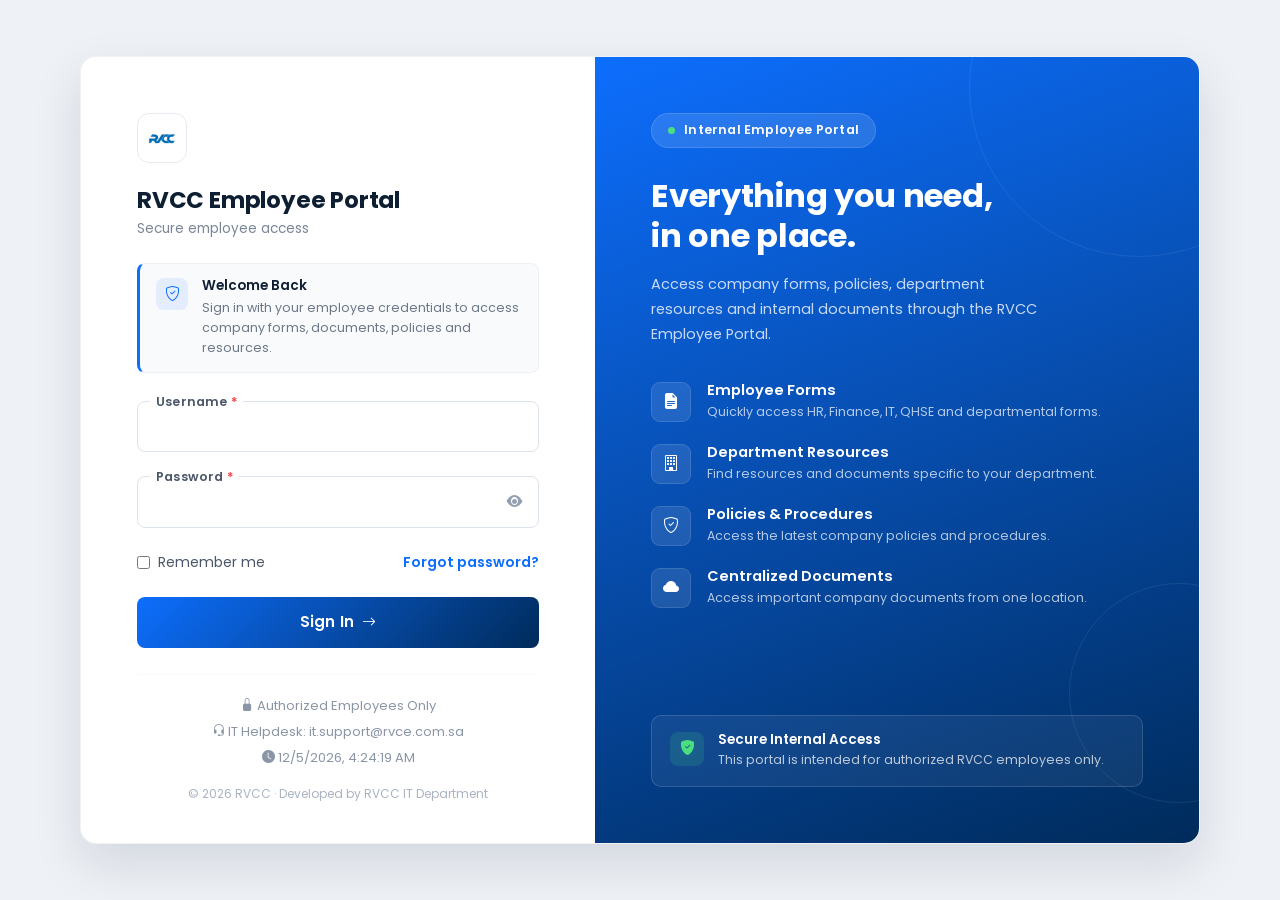
<file: qhse.html>
﻿<!DOCTYPE html>
<html lang="en">

<head>

<meta charset="UTF-8">
<meta name="viewport" content="width=device-width, initial-scale=1">

<title>QHSE Forms | RVCC Employee Portal</title>

<link href="https://cdn.jsdelivr.net/npm/bootstrap@5.3.7/dist/css/bootstrap.min.css" rel="stylesheet">
<link rel="stylesheet" href="https://cdn.jsdelivr.net/npm/bootstrap-icons@1.11.3/font/bootstrap-icons.min.css">

<link rel="stylesheet" href="css/style.css">
<link rel="stylesheet" href="css/responsive.css">
<link rel="stylesheet" href="css/darkmode.css">
<link rel="stylesheet" href="css/animations.css">

</head>

<body>

<!-- ================= NAVBAR ================= -->

<nav class="navbar navbar-expand-lg navbar-dark bg-dark shadow-sm fixed-top">

<div class="container">

    <!-- Logo -->

    <a class="navbar-brand fw-bold d-flex align-items-center" href="index.html">

        <img src="images/logo.png"
             width="40"
             class="me-2 rounded-circle bg-white p-1">

        RVCC Portal

    </a>

    <!-- Mobile Menu -->

    <button class="navbar-toggler"
            type="button"
            data-bs-toggle="collapse"
            data-bs-target="#navbar">

        <span class="navbar-toggler-icon"></span>

    </button>

    <div class="collapse navbar-collapse" id="navbar">

        <!-- Left Navigation -->

        <ul class="navbar-nav mx-auto">

            <li class="nav-item">
                <a class="nav-link" href="index.html">
                    <i class="bi bi-house-door"></i> Home
                </a>
            </li>

            <li class="nav-item">

                <a class="nav-link"
                   href="policies.html">

                    Policies

                </a>

            </li>

            <li class="nav-item">
                <a class="nav-link" href="hr.html">
                    HR
                </a>
            </li>

            <li class="nav-item">
                <a class="nav-link" href="it.html">
                    IT
                </a>
            </li>

            <li class="nav-item">
                <a class="nav-link" href="finance.html">
                    Finance
                </a>
            </li>

            <li class="nav-item">
                <a class="nav-link" href="procurement.html">
                    Procurement
                </a>
            </li>

            <li class="nav-item">
                <a class="nav-link" href="admin.html">
                    Admin
                </a>
            </li>

            <li class="nav-item">

                <a class="nav-link active"
                   href="qhse.html">

                    QHSE

                </a>

            </li>

            <li class="nav-item">

                <a class="nav-link"
                   href="contact.html">

                    Contact

                </a>

            </li>

        </ul>

        <!-- Right Side -->

        <div class="d-flex align-items-center">

            <!-- Dark Mode -->

            <button id="darkMode"

                    class="btn btn-outline-light btn-sm me-2">

                <i class="bi bi-moon-stars-fill"></i>

            </button>

            <!-- User -->

            <span

                id="userLabel"

                class="badge bg-primary fs-6 me-2 px-3 py-2">

            </span>

            <!-- Logout -->

            <button

                id="logoutBtn"

                class="btn btn-danger btn-sm">

                <i class="bi bi-box-arrow-right"></i>

                Logout

            </button>

        </div>

    </div>

</div>

</nav>

<!-- ================= HEADER ================= -->

<section class="department-header">

<div class="container text-center">

<i class="bi bi-patch-check-fill display-2 text-success mb-3"></i>

<h1>Quality, Health, Safety & Environment</h1>

<p>

Quality Management System, Safety, Health, Environment and ISO Documentation

</p>

</div>

</section>

<!-- SEARCH -->

<section class="container py-5">

<div class="row justify-content-center">

<div class="col-lg-8">

<div class="search-box">

<i class="bi bi-search"></i>

<input
id="formSearch"
class="form-control"
placeholder="Search QHSE Forms...">

</div>

</div>

</div>

</section>

<!-- DOCUMENTS -->

<section class="container pb-5">

<h2 class="section-title">

QHSE Forms & Documents

</h2>

<div class="row g-4">

<div class="col-lg-4 col-md-6">
<div class="form-card opacity-75">
<i class="bi bi-file-earmark-x-fill form-icon text-muted"></i>
<h5>Non-Conformance Report (NCR)</h5>
<p>PDF Form</p>
<button type="button" class="btn btn-secondary w-100" disabled>Form Not Received Yet</button>
</div>
</div>

<div class="col-lg-4 col-md-6">
<div class="form-card opacity-75">
<i class="bi bi-arrow-repeat form-icon text-muted"></i>
<h5>Corrective Action Request (CAR)</h5>
<p>Word Document</p>
<button type="button" class="btn btn-secondary w-100" disabled>Form Not Received Yet</button>
</div>
</div>

<div class="col-lg-4 col-md-6">
<div class="form-card opacity-75">
<i class="bi bi-clipboard2-check-fill form-icon text-muted"></i>
<h5>Internal Audit Checklist</h5>
<p>Excel Spreadsheet</p>
<button type="button" class="btn btn-secondary w-100" disabled>Form Not Received Yet</button>
</div>
</div>

<div class="col-lg-4 col-md-6">
<div class="form-card opacity-75">
<i class="bi bi-award-fill form-icon text-muted"></i>
<h5>Quality Inspection Report</h5>
<p>PDF Form</p>
<button type="button" class="btn btn-secondary w-100" disabled>Form Not Received Yet</button>
</div>
</div>

<div class="col-lg-4 col-md-6">
<div class="form-card opacity-75">
<i class="bi bi-exclamation-triangle-fill form-icon text-muted"></i>
<h5>Incident Report</h5>
<p>PDF Form</p>
<button type="button" class="btn btn-secondary w-100" disabled>Form Not Received Yet</button>
</div>
</div>

<div class="col-lg-4 col-md-6">
<div class="form-card opacity-75">
<i class="bi bi-eye-fill form-icon text-muted"></i>
<h5>Near Miss Report</h5>
<p>PDF Form</p>
<button type="button" class="btn btn-secondary w-100" disabled>Form Not Received Yet</button>
</div>
</div>

<div class="col-lg-4 col-md-6">
<div class="form-card opacity-75">
<i class="bi bi-fire form-icon text-muted"></i>
<h5>Hot Work Permit</h5>
<p>PDF Form</p>
<button type="button" class="btn btn-secondary w-100" disabled>Form Not Received Yet</button>
</div>
</div>

<div class="col-lg-4 col-md-6">
<div class="form-card opacity-75">
<i class="bi bi-ladder form-icon text-muted"></i>
<h5>Work at Height Permit</h5>
<p>PDF Form</p>
<button type="button" class="btn btn-secondary w-100" disabled>Form Not Received Yet</button>
</div>
</div>

<div class="col-lg-4 col-md-6">
<div class="form-card opacity-75">
<i class="bi bi-shield-check form-icon text-muted"></i>
<h5>PPE Request Form</h5>
<p>Excel Form</p>
<button type="button" class="btn btn-secondary w-100" disabled>Form Not Received Yet</button>
</div>
</div>

<div class="col-lg-4 col-md-6">
<div class="form-card opacity-75">
<i class="bi bi-tree-fill form-icon text-muted"></i>
<h5>Environmental Inspection</h5>
<p>Word Document</p>
<button type="button" class="btn btn-secondary w-100" disabled>Form Not Received Yet</button>
</div>
</div>

<div class="col-lg-4 col-md-6">
<div class="form-card opacity-75">
<i class="bi bi-droplet-fill form-icon text-muted"></i>
<h5>Spill Report</h5>
<p>PDF Form</p>
<button type="button" class="btn btn-secondary w-100" disabled>Form Not Received Yet</button>
</div>
</div>

<div class="col-lg-4 col-md-6">
<div class="form-card opacity-75">
<i class="bi bi-patch-check-fill form-icon text-muted"></i>
<h5>ISO Compliance Checklist</h5>
<p>Excel Spreadsheet</p>
<button type="button" class="btn btn-secondary w-100" disabled>Form Not Received Yet</button>
</div>
</div>

</div>

</section>

<!-- STATISTICS -->

<section class="stats py-5">

<div class="container">

<div class="row g-4">

<div class="col-md-3">
<div class="stat-card">
<i class="bi bi-files"></i>
<h2 class="counter">36</h2>
<p>QHSE Forms</p>
</div>
</div>

<div class="col-md-3">
<div class="stat-card">
<i class="bi bi-award"></i>
<h2 class="counter">4</h2>
<p>ISO Standards</p>
</div>
</div>

<div class="col-md-3">
<div class="stat-card">
<i class="bi bi-download"></i>
<h2 class="counter">1450</h2>
<p>Downloads</p>
</div>
</div>

<div class="col-md-3">
<div class="stat-card">
<i class="bi bi-shield-check"></i>
<h2 class="counter">365</h2>
<p>Safe Days</p>
</div>
</div>

</div>

</div>

</section>

<footer class="footer">

    <div class="container">

        <div class="row">

            <!-- RVCC -->

            <div class="col-lg-4">

                <h4>RVCC Employee Portal</h4>

                <p>

                    Internal employee portal for accessing forms,
                    RVCC policies,
                    HR documents,
                    IT requests,
                    announcements and useful links.

                </p>

            </div>

            <!-- Quick Links -->

            <div class="col-lg-3">

                <h5>Quick Links</h5>

                <ul class="footer-links">

                    <li><a href="index.html">Home</a></li>

                    <li><a href="hr.html">HR Forms</a></li>

                    <li><a href="it.html">IT Forms</a></li>

                    <li><a href="finance.html">Finance</a></li>

                    <li><a href="procurement.html">Procurement</a></li>

                    <li><a href="admin.html">Administration</a></li>

                    <li><a href="qhse.html">QHSE</a></li>

                </ul>

            </div>

            <!-- Resources -->

            <div class="col-lg-2">

                <h5>Resources</h5>

                <ul class="footer-links">

                    <li><a href="policies.html">Policies</a></li>

                    <li><a href="contact.html">Contact</a></li>

                    <li><a href="https://onedrive.live.com" target="_blank">OneDrive</a></li>

                    <li><a href="https://forms.cloud.microsoft/r/TFFF91uHb5" target="_blank">Helpdesk</a></li>

                </ul>

            </div>

            <!-- Social -->

            <div class="col-lg-3">

                <h5>Contact</h5>

                <div class="social-icons">

                    <a href="mailto:it.support@rvce.com.sa" title="Email IT Support">
                        <i class="bi bi-envelope-fill"></i>
                    </a>

                    <a href="contact.html" title="Department Phone Directory">
                        <i class="bi bi-telephone-fill"></i>
                    </a>

                    <a href="https://riyadh-villas.com/" title="RVCC Website">
                        <i class="bi bi-globe"></i>
                    </a>

                    <a href="https://www.linkedin.com/company/riyadh-villas-contracting-company/" target="_blank">
                        <i class="bi bi-linkedin"></i>
                    </a>

                </div>

            </div>

        </div>

        <hr>

        <div class="text-center">

            <p>

                Â© <span id="currentYear"></span> Developed by RVCC IT Dept. | RVCC Employee Portal

            </p>

        </div>

    </div>

</footer>

<button id="scrollTopBtn" class="scroll-top">
<i class="bi bi-arrow-up"></i>
</button>

<script src="https://cdn.jsdelivr.net/npm/bootstrap@5.3.7/dist/js/bootstrap.bundle.min.js"></script>
<script src="js/auth.js"></script>
<script src="js/user.js"></script>
<script src="js/script.js"></script>
<script src="js/search.js"></script>
<script src="js/darkmode.js"></script>
<script src="js/counter.js"></script>
<script src="js/scroll.js"></script>
<script src="js/announcements.js"></script>

<script src="js/recentVisits.js"></script>

</body>
</html>
</file>
<file: css/style.css>
/* =====================================================
   COMPANY EMPLOYEE PORTAL
   STYLE.CSS
===================================================== */

/* =============================
   Google Font
============================= */

@import url('https://fonts.googleapis.com/css2?family=Poppins:wght@300;400;500;600;700;800&display=swap');

/* =============================
   Root Variables
============================= */

:root{

    --primary:#0d6efd;
    --secondary:#002b5b;
    --accent:#0dcaf0;

    --success:#198754;
    --warning:#ffc107;
    --danger:#dc3545;

    --light:#f4f7fb;
    --white:#ffffff;

    --dark:#1b1b1b;

    --gray:#6c757d;

    --shadow:0 10px 30px rgba(0,0,0,.10);

    --radius:18px;

    --transition:.35s ease;

}

/* =============================
   Reset
============================= */

*{

margin:0;
padding:0;
box-sizing:border-box;

}

html{

scroll-behavior:smooth;

}

body{

font-family:'Poppins',sans-serif;

background:var(--light);

color:#333;

line-height:1.7;

overflow-x:hidden;

}

/* =============================
   Links
============================= */

a{

text-decoration:none;

transition:var(--transition);

}

a:hover{

text-decoration:none;

}

/* =============================
   Images
============================= */

img{

max-width:100%;

display:block;

}

/* =============================
   Section Padding
============================= */

section{

padding:70px 0;

}

/* =============================
   Section Title
============================= */

.section-title{

font-size:34px;

font-weight:700;

color:var(--secondary);

margin-bottom:40px;

position:relative;

}

.section-title::after{

content:"";

position:absolute;

left:0;

bottom:-12px;

width:80px;

height:4px;

background:var(--primary);

border-radius:20px;

}

/* =============================
   Buttons
============================= */

.btn{

border-radius:40px;

padding:12px 28px;

font-weight:600;

transition:.35s;

}

.btn-primary{

background:var(--primary);

border:none;

}

.btn-primary:hover{

transform:translateY(-3px);

box-shadow:0 10px 25px rgba(13,110,253,.30);

}

.btn-outline-light{

border:2px solid white;

}

.btn-outline-light:hover{

background:white;

color:var(--primary);

}

/* =============================
   Navbar
============================= */

.navbar{

background:linear-gradient(135deg,
var(--secondary),
var(--primary));

padding:15px 0;

transition:.4s;

z-index:9999;

}

.navbar-brand{

font-size:24px;

font-weight:700;

color:white;

display:flex;

align-items:center;

}

.navbar-brand img{

margin-right:10px;

}

.navbar-nav .nav-link{

color:white;

font-weight:500;

margin-left:15px;

transition:.3s;

}

.navbar-nav .nav-link:hover{

color:#ffd54f;

}

.navbar .form-control{

border-radius:50px;

padding-left:18px;

}

#darkMode{

border-radius:50%;

width:46px;

height:46px;

}

/* =============================
   Hero Section
============================= */

.hero{

background:linear-gradient(135deg,
#0d6efd,
#002b5b);

min-height:auto;

display:flex;

align-items:center;

color:white;

padding:130px 0 60px;

}

.hero h1{

font-size:55px;

font-weight:800;

margin-bottom:25px;

}

.hero p{

font-size:18px;

opacity:.95;

margin-bottom:30px;

}

.hero-img{

animation:floatImage 4s ease-in-out infinite;

filter:drop-shadow(0 25px 30px rgba(0,0,0,.25));

}

/* =============================
   Statistics
============================= */

.stats{

background:white;

}

.stat-card{

background:white;

padding:40px;

border-radius:20px;

box-shadow:var(--shadow);

text-align:center;

transition:.35s;

height:100%;

}

.stat-card:hover{

transform:translateY(-8px);

}

.stat-card i{

font-size:50px;

color:var(--primary);

margin-bottom:20px;

}

.stat-card h2{

font-size:42px;

font-weight:700;

color:var(--secondary);

}

.stat-card p{

color:gray;

margin-top:10px;

}
/* =====================================================
   QUICK ACCESS CARDS
===================================================== */

.portal-card{

    background:rgba(255,255,255,.85);

    backdrop-filter:blur(10px);

    border-radius:20px;

    padding:35px;

    text-align:center;

    box-shadow:0 12px 30px rgba(0,0,0,.08);

    transition:.4s;

    height:100%;

    border:1px solid rgba(255,255,255,.25);

}

.portal-card:hover{

    background:linear-gradient(135deg,var(--primary),var(--secondary));

    color:#fff;

    transform:translateY(-10px);

    box-shadow:0 25px 40px rgba(13,110,253,.18);

}

.portal-card i{

    font-size:55px;

    color:var(--primary);

    margin-bottom:20px;

}

.portal-card h4{

    font-size:22px;

    font-weight:600;

    color:var(--secondary);

    margin-bottom:18px;

}

/* =====================================================
   ANNOUNCEMENTS
===================================================== */

.announcement-card{

    background:white;

    display:flex;

    gap:20px;

    align-items:flex-start;

    border-left:5px solid var(--primary);

    padding:25px;

    border-radius:15px;

    box-shadow:var(--shadow);

    margin-bottom:25px;

    transition:.35s;

}

.announcement-card:hover{

    transform:translateX(8px);

}

.announcement-date{

    background:var(--primary);

    color:white;

    min-width:95px;

    padding:12px;

    text-align:center;

    border-radius:12px;

    font-size:14px;

    font-weight:600;

}

.announcement-card h5{

    color:var(--secondary);

    margin-bottom:8px;

}

.announcement-card p{

    color:#666;

    margin:0;

}

/* =====================================================
   SEARCH AREA
===================================================== */

.search-area{

    background:linear-gradient(135deg,#eef5ff,#ffffff);

}

.search-box{

    position:relative;

}

.search-box i{

    position:absolute;

    left:20px;

    top:50%;

    transform:translateY(-50%);

    color:var(--gray);

    font-size:18px;

}

.search-box input{

    padding:18px 18px 18px 55px;

    border:none;

    border-radius:50px;

    box-shadow:var(--shadow);

    font-size:17px;

}

.search-box input:focus{

    box-shadow:0 0 0 .25rem rgba(13,110,253,.25);

}

/* =====================================================
   FORM CARDS
===================================================== */

.form-card{

    background:white;

    border-radius:20px;

    padding:30px;

    text-align:center;

    box-shadow:var(--shadow);

    transition:.35s;

    height:100%;

}

.form-card:hover{

    background:linear-gradient(135deg,var(--primary),var(--secondary));

    color:#fff;

    transform:translateY(-10px);

    box-shadow:0 20px 35px rgba(0,0,0,.15);

}

.form-icon{

    font-size:60px;

    margin-bottom:20px;

}

.form-card h5{

    color:var(--secondary);

    font-weight:600;

    margin-bottom:10px;

}

.form-card p{

    color:gray;

    margin-bottom:20px;

}

/* =====================================================
   DEPARTMENTS
===================================================== */

.department-section{

    background:#f8fbff;

}

.department-card{

    display:block;

    background:white;

    border-radius:18px;

    text-align:center;

    padding:35px 20px;

    box-shadow:var(--shadow);

    transition:.35s;

    color:var(--secondary);

}

.department-card:hover{

    background:linear-gradient(135deg,var(--primary),var(--secondary));

    color:white;

    transform:translateY(-10px);

}

.department-card i{

    font-size:55px;

    margin-bottom:15px;

    display:block;

}

.department-card h5{

    font-weight:600;

}

/* =====================================================
   POLICY CARDS
===================================================== */

.policy-card{

    background:white;

    border-radius:20px;

    padding:30px;

    text-align:center;

    box-shadow:var(--shadow);

    transition:.35s;

    height:100%;

}

.policy-card:hover{

    background:linear-gradient(135deg,var(--primary),var(--secondary));

    color:#fff;

    transform:translateY(-8px);

}

.policy-card i{

    font-size:50px;

    color:var(--primary);

    margin-bottom:18px;

}

.policy-card h5{

    color:var(--secondary);

    margin-bottom:10px;

}

.policy-card p{

    color:#666;

    min-height:55px;

}

/* =====================================================
   USEFUL LINKS
===================================================== */

.useful-links{

    background:linear-gradient(135deg,#0d6efd,#002b5b);

}

.useful-links .section-title{

    color:white;

}

.link-card{

    display:block;

    background:rgba(255,255,255,.15);

    backdrop-filter:blur(8px);

    color:white;

    border-radius:20px;

    text-align:center;

    padding:25px;

    transition:.35s;

}

.link-card:hover{

    background:white;

    color:var(--primary);

    transform:translateY(-8px);

}

.link-card i{

    font-size:42px;

    display:block;

    margin-bottom:12px;

}


.contact-card{

    background:#fff;

    border-radius:20px;

    padding:30px;

    text-align:center;

    box-shadow:0 10px 25px rgba(0,0,0,.08);

    transition:.35s;

    height:100%;

    border-top:5px solid transparent;

}

.contact-card:hover{

    background:linear-gradient(135deg,var(--primary),var(--secondary));

    color:#fff;

    transform:translateY(-10px);

}

.contact-card i{

    font-size:55px;

    color:var(--primary);

    margin-bottom:20px;

}

.contact-card h5{

    color:var(--secondary);

    font-weight:600;

    margin-bottom:15px;

}

.contact-card p{

    margin-bottom:8px;

    color:#666;

    font-size:15px;

}

/* =====================================================
   NEWSLETTER SECTION
===================================================== */

.newsletter{

    background:linear-gradient(135deg,#0d6efd,#002b5b);

    color:#fff;

}

.newsletter h2{

    font-size:38px;

    font-weight:700;

    margin-bottom:15px;

}

.newsletter p{

    font-size:17px;

    opacity:.9;

}

.newsletter .btn{

    background:#fff;

    color:var(--primary);

    border:none;

    font-weight:600;

}

.newsletter .btn:hover{

    transform:translateY(-4px);

}

/* =====================================================
   FOOTER
===================================================== */

.footer{

    background:#081b33;

    color:#d9e5ff;

    padding:70px 0 20px;

}

.footer h4,
.footer h5{

    color:#fff;

    margin-bottom:20px;

}

.footer p{

    color:#bfc9da;

    line-height:1.8;

}

.footer-links{

    list-style:none;

    padding:0;

    margin:0;

}

.footer-links li{

    margin-bottom:12px;

}

.footer-links a{

    color:#d9e5ff;

    transition:.3s;

}

.footer-links a:hover{

    color:#fff;

    padding-left:8px;

}

.footer hr{

    border-color:rgba(255,255,255,.15);

    margin:35px 0;

}

/* =====================================================
   SOCIAL ICONS
===================================================== */

.social-icons{

    display:flex;

    gap:12px;

    margin-top:20px;

}

.social-icons a{

    width:45px;

    height:45px;

    display:flex;

    align-items:center;

    justify-content:center;

    border-radius:50%;

    background:rgba(255,255,255,.1);

    color:#fff;

    transition:.35s;

}

.social-icons a:hover{

    background:var(--primary);

    transform:translateY(-6px);

}

/* =====================================================
   SCROLL TO TOP
===================================================== */

.scroll-top{

    position:fixed;

    right:30px;

    bottom:30px;

    width:55px;

    height:55px;

    border:none;

    border-radius:50%;

    background:var(--primary);

    color:#fff;

    font-size:22px;

    cursor:pointer;

    display:none;

    align-items:center;

    justify-content:center;

    z-index:999;

    box-shadow:0 8px 20px rgba(13,110,253,.35);

    transition:.35s;

}

.scroll-top i{

    line-height:1;

}

.scroll-top:hover{

    transform:translateY(-6px);

    background:#0056d6;

}

/* =====================================================
   BADGES
===================================================== */

.badge{

    padding:10px 18px;

    border-radius:30px;

    font-weight:500;

    letter-spacing:.5px;

}

/* =====================================================
   GLASS EFFECT
===================================================== */

.glass{

    background:rgba(255,255,255,.18);

    backdrop-filter:blur(12px);

    border:1px solid rgba(255,255,255,.25);

}

/* =====================================================
   SHADOW UTILITIES
===================================================== */

.shadow-soft{

    box-shadow:0 12px 30px rgba(0,0,0,.08);

}

.shadow-medium{

    box-shadow:0 18px 35px rgba(0,0,0,.12);

}

.shadow-large{

    box-shadow:0 25px 50px rgba(0,0,0,.18);

}

/* =====================================================
   SPACING HELPERS
===================================================== */

.mt-80{

    margin-top:80px;

}

.mb-80{

    margin-bottom:80px;

}

.py-80{

    padding:80px 0;

}

/* =====================================================
   CARD HOVER EFFECT
===================================================== */

.portal-card,
.form-card,
.policy-card,
.contact-card{

    overflow:hidden;

    position:relative;

}

.portal-card:hover h4,
.form-card:hover h5,
.policy-card:hover h5,
.contact-card:hover h5{

    color:#fff;

}

.portal-card:hover i,
.form-card:hover i,
.policy-card:hover i,
.contact-card:hover i{

    color:#fff !important;

}

.portal-card:hover p,
.form-card:hover p,
.policy-card:hover p,
.contact-card:hover p{

    color:rgba(255,255,255,.85);

}

.portal-card:hover .btn,
.form-card:hover .btn,
.policy-card:hover .btn{

    background:#fff;
    color:var(--primary);

}

.portal-card:hover .btn:hover,
.form-card:hover .btn:hover,
.policy-card:hover .btn:hover{

    background:#eef5ff;

}

.portal-card::before,
.form-card::before,
.policy-card::before,
.contact-card::before{

    content:"";

    position:absolute;

    left:-100%;

    top:0;

    width:100%;

    height:100%;

    background:linear-gradient(
        120deg,
        transparent,
        rgba(255,255,255,.35),
        transparent
    );

    transition:.7s;

}

.portal-card:hover::before,
.form-card:hover::before,
.policy-card:hover::before,
.contact-card:hover::before{

    left:100%;

}

/* =====================================================
   HERO IMAGE ANIMATION
===================================================== */

@keyframes floatImage{

    0%{
        transform:translateY(0px);
    }

    50%{
        transform:translateY(-18px);
    }

    100%{
        transform:translateY(0px);
    }

}

/* =====================================================
   FADE UP ANIMATION
===================================================== */

@keyframes fadeUp{

    from{

        opacity:0;

        transform:translateY(40px);

    }

    to{

        opacity:1;

        transform:translateY(0);

    }

}

.fade-up{

    animation:fadeUp .8s ease;

}

/* =====================================================
   ZOOM IN
===================================================== */

@keyframes zoomIn{

    from{

        transform:scale(.85);

        opacity:0;

    }

    to{

        transform:scale(1);

        opacity:1;

    }

}

.zoom{

    animation:zoomIn .6s ease;

}

/* =====================================================
   SLIDE LEFT
===================================================== */

@keyframes slideLeft{

    from{

        opacity:0;

        transform:translateX(-60px);

    }

    to{

        opacity:1;

        transform:translateX(0);

    }

}

.slide-left{

    animation:slideLeft .7s ease;

}

/* =====================================================
   SLIDE RIGHT
===================================================== */

@keyframes slideRight{

    from{

        opacity:0;

        transform:translateX(60px);

    }

    to{

        opacity:1;

        transform:translateX(0);

    }

}

.slide-right{

    animation:slideRight .7s ease;

}

/* =====================================================
   COUNTER
===================================================== */

.counter{

    font-size:48px;

    font-weight:700;

    color:var(--secondary);

}

/* =====================================================
   TABLE DESIGN
===================================================== */

.table{

    background:#fff;

    border-radius:15px;

    overflow:hidden;

    box-shadow:var(--shadow);

}

.table thead{

    background:var(--primary);

    color:#fff;

}

.table th{

    border:none;

    padding:18px;

}

.table td{

    padding:18px;

    vertical-align:middle;

}

.table tbody tr:hover{

    background:#f5f9ff;

}

/* =====================================================
   DOCUMENT LIST
===================================================== */

.document-item{

    display:flex;

    justify-content:space-between;

    align-items:center;

    background:#fff;

    padding:18px 20px;

    border-radius:15px;

    margin-bottom:15px;

    box-shadow:0 6px 15px rgba(0,0,0,.06);

    transition:.3s;

}

.document-item:hover{

    transform:translateX(8px);

    border-left:5px solid var(--primary);

}

.document-item h6{

    margin:0;

    font-weight:600;

    color:var(--secondary);

}

.document-item p{

    margin:0;

    color:#666;

    font-size:14px;

}

/* =====================================================
   DOWNLOAD BUTTON
===================================================== */

.download-btn{

    background:var(--primary);

    color:#fff;

    border:none;

    padding:8px 18px;

    border-radius:30px;

    transition:.3s;

}

.download-btn:hover{

    background:var(--secondary);

    transform:translateY(-2px);

}

/* =====================================================
   DEPARTMENT HEADER
===================================================== */

.department-header{

    background:linear-gradient(
        135deg,
        var(--primary),
        var(--secondary)
    );

    color:#fff;

    padding:120px 0 70px;

    text-align:center;

}

.department-header h1{

    font-size:50px;

    font-weight:700;

}

.department-header p{

    font-size:18px;

    opacity:.9;

}

/* =====================================================
   BREADCRUMB
===================================================== */

.breadcrumb{

    background:transparent;

    margin-bottom:0;

}

.breadcrumb-item a{

    color:#fff;

}

.breadcrumb-item.active{

    color:#ddd;

}

/* =====================================================
   CATEGORY CARD
===================================================== */

.category-card{

    background:#fff;

    border-radius:18px;

    text-align:center;

    padding:30px;

    box-shadow:var(--shadow);

    transition:.35s;

}

.category-card:hover{

    transform:translateY(-8px);

}

.category-card i{

    font-size:45px;

    color:var(--primary);

    margin-bottom:15px;

}

.category-card h5{

    color:var(--secondary);

}

/* =====================================================
   ALERT BOX
===================================================== */

.alert-custom{

    border-left:5px solid var(--warning);

    background:#fff8e1;

    padding:18px;

    border-radius:12px;

    color:#5f4b00;

}

/* =====================================================
   LOADING SPINNER
===================================================== */

.loader{

    width:60px;

    height:60px;

    border:6px solid #eee;

    border-top:6px solid var(--primary);

    border-radius:50%;

    animation:spin 1s linear infinite;

    margin:auto;

}

@keyframes spin{

    100%{

        transform:rotate(360deg);

    }

}

/* =====================================================
   ICON COLORS
===================================================== */

.text-hr{

    color:#198754;

}

.text-it{

    color:#0d6efd;

}

.text-finance{

    color:#ffc107;

}

.text-hse{

    color:#dc3545;

}

.text-admin{

    color:#6f42c1;

}

.text-procurement{

    color:#fd7e14;

}

.text-qhse{

    color:#20c997;

}

/* =====================================================
   DASHBOARD WIDGETS
===================================================== */

.dashboard-widget{
    background:#fff;
    border-radius:20px;
    padding:25px;
    box-shadow:var(--shadow);
    transition:.35s;
    height:100%;
}

.dashboard-widget:hover{
    transform:translateY(-8px);
}

.dashboard-widget h4{
    color:var(--secondary);
    margin-bottom:15px;
}

.dashboard-widget p{
    color:#666;
}

/* =====================================================
   INFO BOX
===================================================== */

.info-box{
    display:flex;
    align-items:center;
    gap:18px;
    background:#fff;
    padding:20px;
    border-radius:18px;
    box-shadow:var(--shadow);
    margin-bottom:20px;
}

.info-box i{
    width:65px;
    height:65px;
    display:flex;
    align-items:center;
    justify-content:center;
    background:var(--primary);
    color:#fff;
    font-size:28px;
    border-radius:15px;
}

.info-box h5{
    margin:0;
    color:var(--secondary);
}

.info-box span{
    color:#777;
    font-size:14px;
}

/* =====================================================
   FILE BADGES
===================================================== */

.file-badge{
    display:inline-block;
    padding:6px 14px;
    border-radius:25px;
    color:#fff;
    font-size:13px;
    font-weight:600;
}

.pdf{
    background:#dc3545;
}

.word{
    background:#0d6efd;
}

.excel{
    background:#198754;
}

.zip{
    background:#6f42c1;
}

/* =====================================================
   NOTIFICATION BADGE
===================================================== */

.notify-badge{
    background:red;
    color:#fff;
    font-size:12px;
    border-radius:50%;
    width:22px;
    height:22px;
    display:flex;
    align-items:center;
    justify-content:center;
}

/* =====================================================
   SEARCH RESULT
===================================================== */

.search-result{
    background:#fff;
    border-radius:15px;
    padding:18px;
    margin-bottom:15px;
    box-shadow:0 8px 20px rgba(0,0,0,.08);
    transition:.3s;
}

.search-result:hover{
    transform:translateX(5px);
}

.search-result h6{
    color:var(--secondary);
}

.search-result small{
    color:#888;
}

/* =====================================================
   TIMELINE
===================================================== */

.timeline{
    position:relative;
    padding-left:35px;
}

.timeline::before{
    content:"";
    position:absolute;
    left:10px;
    top:0;
    bottom:0;
    width:3px;
    background:var(--primary);
}

.timeline-item{
    position:relative;
    margin-bottom:30px;
}

.timeline-item::before{
    content:"";
    position:absolute;
    left:-30px;
    top:5px;
    width:18px;
    height:18px;
    background:var(--primary);
    border-radius:50%;
}

.timeline-item h6{
    color:var(--secondary);
    margin-bottom:5px;
}

.timeline-item p{
    color:#666;
    margin:0;
}

/* =====================================================
   CUSTOM SCROLLBAR
===================================================== */

::-webkit-scrollbar{
    width:10px;
}

::-webkit-scrollbar-track{
    background:#f1f1f1;
}

::-webkit-scrollbar-thumb{
    background:var(--primary);
    border-radius:30px;
}

::-webkit-scrollbar-thumb:hover{
    background:var(--secondary);
}

/* =====================================================
   PRINT STYLE
===================================================== */

@media print{

    .navbar,
    .footer,
    .scroll-top,
    .btn{
        display:none;
    }

    body{
        background:white;
    }

}

/* =====================================================
   UTILITIES
===================================================== */

.rounded-xl{
    border-radius:25px;
}

.text-primary-dark{
    color:var(--secondary);
}

.bg-gradient-blue{
    background:linear-gradient(
        135deg,
        var(--primary),
        var(--secondary)
    );
}

.bg-light-blue{
    background:#eef5ff;
}

.text-small{
    font-size:14px;
}

.text-large{
    font-size:20px;
}

.border-primary{
    border:2px solid var(--primary);
}

.border-radius{
    border-radius:20px;
}

.cursor-pointer{
    cursor:pointer;
}



/* NAVBAR */

.navbar{

padding:12px 0;

transition:.3s;

}

.navbar-brand{

font-size:22px;

}

.navbar-brand img{

height:42px;

}

.navbar-nav .nav-link{

font-weight:500;

margin:0 6px;

transition:.3s;

}

.navbar-nav .nav-link:hover{

color:#0dcaf0;

}

.navbar-nav .nav-link.active{

color:#0dcaf0 !important;

font-weight:600;

}

#userLabel{

min-width:120px;

text-align:center;

}

#logoutBtn{

padding:8px 18px;

}

#darkMode{

width:44px;

height:44px;

border-radius:50%;

display:flex;

align-items:center;

justify-content:center;

padding:0;

background:rgba(0,0,0,.25);

}

#darkMode:hover{

background:rgba(0,0,0,.4);

}

#darkMode i{

font-size:20px;

line-height:1;

}

/* =====================================================
   RECENT VISITS
===================================================== */

.recent-visits-bar{

    background:var(--white);

    border-bottom:1px solid #e5e7eb;

    padding:16px 0;

}

.recent-visits-bar .container{

    display:flex;

    flex-wrap:wrap;

    align-items:center;

    gap:12px;

}

.recent-visits-label{

    display:flex;

    align-items:center;

    gap:8px;

    font-weight:600;

    color:var(--secondary);

    white-space:nowrap;

    margin:0;

}

#recentVisits{

    display:flex;

    flex-wrap:wrap;

    gap:10px;

}

.recent-visit-chip{

    display:inline-flex;

    align-items:center;

    gap:6px;

    background:var(--light);

    color:var(--secondary);

    padding:8px 16px;

    border-radius:30px;

    font-size:14px;

    font-weight:500;

    transition:.3s;

}

.recent-visit-chip:hover{

    background:var(--primary);

    color:#fff;

    transform:translateY(-3px);

}

/* =====================================================
   END OF STYLE.CSS
===================================================== */
</file>
<file: css/responsive.css>
/* ============================================
   RESPONSIVE.CSS
============================================ */

/* Large Devices */

@media (max-width:1200px){

.hero h1{

font-size:48px;

}

.hero p{

font-size:17px;

}

.section-title{

font-size:32px;

}

}

/* Tablets */

@media (max-width:992px){

.navbar{

padding:12px 0;

}

.navbar-nav{

margin-top:20px;

text-align:center;

}

.navbar-nav .nav-link{

margin:8px 0;

}

.hero{

text-align:center;

padding-top:130px;

min-height:auto;

}

.hero h1{

font-size:40px;

}

.hero p{

font-size:16px;

}

.hero-img{

margin-top:40px;

max-width:400px;

margin-left:auto;

margin-right:auto;

}

.section-title{

text-align:center;

}

.section-title::after{

left:50%;

transform:translateX(-50%);

}

.portal-card,

.form-card,

.policy-card,

.contact-card,

.stat-card{

margin-bottom:20px;

}

.newsletter{

text-align:center;

}

.newsletter .btn{

margin-top:20px;

}

.footer{

text-align:center;

}

.social-icons{

justify-content:center;

margin-top:20px;

}

}

/* Mobile */

@media (max-width:768px){

.hero{

padding-top:120px;

}

.hero h1{

font-size:34px;

line-height:1.3;

}

.hero p{

font-size:15px;

}

.hero .btn{

width:100%;

margin-bottom:15px;

}

.stat-card{

padding:25px;

}

.stat-card h2{

font-size:34px;

}

.portal-card{

padding:25px;

}

.portal-card i{

font-size:42px;

}

.form-card{

padding:25px;

}

.policy-card{

padding:25px;

}

.department-card{

padding:25px;

}

.contact-card{

padding:25px;

}

.search-box input{

font-size:15px;

padding:14px 18px 14px 50px;

}

.announcement-card{

flex-direction:column;

text-align:center;

}

.announcement-date{

width:100%;

}

.footer{

padding:50px 0 20px;

}

}

/* Small Mobile */

@media (max-width:576px){

.hero h1{

font-size:28px;

}

.section-title{

font-size:26px;

}

.navbar-brand{

font-size:20px;

}

.btn{

padding:10px 20px;

font-size:14px;

}

.form-control{

font-size:14px;

}

.stat-card i{

font-size:40px;

}

.form-icon{

font-size:50px;

}

.department-card i{

font-size:45px;

}

.contact-card i{

font-size:45px;

}

.scroll-top{

width:45px;

height:45px;

font-size:18px;

right:15px;

bottom:15px;

}

}

/* Landscape Mobile */

@media (max-width:768px) and (orientation:landscape){

.hero{

padding-top:100px;

}

.hero-img{

max-width:250px;

}

}
</file>
<file: css/darkmode.css>
/* ==========================================
   DARK MODE
========================================== */

body.dark-mode{

    background:#121212;
    color:#e8e8e8;
}

/* Navbar */

body.dark-mode .navbar{

    background:linear-gradient(135deg,#111827,#1f2937);

}

/* Hero */

body.dark-mode .hero{

    background:linear-gradient(135deg,#111827,#1e3a8a);

}

/* Cards */

body.dark-mode .portal-card,
body.dark-mode .form-card,
body.dark-mode .policy-card,
body.dark-mode .contact-card,
body.dark-mode .stat-card,
body.dark-mode .announcement-card,
body.dark-mode .dashboard-widget,
body.dark-mode .category-card,
body.dark-mode .document-item,
body.dark-mode .department-card{

    background:#1f2937;
    color:#f5f5f5;
    border:1px solid #374151;

}

body.dark-mode .department-card h5,
body.dark-mode .department-card i{

    color:#f5f5f5;

}

body.dark-mode .department-card:hover,
body.dark-mode .portal-card:hover,
body.dark-mode .form-card:hover,
body.dark-mode .policy-card:hover,
body.dark-mode .contact-card:hover{

    background:linear-gradient(135deg,var(--primary),var(--secondary));

}

body.dark-mode .department-card:hover,
body.dark-mode .department-card:hover h5,
body.dark-mode .portal-card:hover h4,
body.dark-mode .form-card:hover h5,
body.dark-mode .policy-card:hover h5,
body.dark-mode .contact-card:hover h5{

    color:#ffffff;

}

body.dark-mode .department-card:hover i,
body.dark-mode .portal-card:hover i,
body.dark-mode .form-card:hover i,
body.dark-mode .policy-card:hover i,
body.dark-mode .contact-card:hover i{

    color:#ffffff !important;

}

body.dark-mode .portal-card:hover p,
body.dark-mode .form-card:hover p,
body.dark-mode .policy-card:hover p,
body.dark-mode .contact-card:hover p{

    color:rgba(255,255,255,.85);

}

body.dark-mode .portal-card:hover .btn,
body.dark-mode .form-card:hover .btn,
body.dark-mode .policy-card:hover .btn{

    background:#ffffff;
    color:var(--primary);

}

/* Text */

body.dark-mode h1,
body.dark-mode h2,
body.dark-mode h3,
body.dark-mode h4,
body.dark-mode h5,
body.dark-mode h6{

    color:#ffffff;

}

body.dark-mode p{

    color:#d1d5db;

}

body.dark-mode .section-title{

    color:#ffffff;

}

/* Search */

body.dark-mode .search-area{

    background:#111827;

}

body.dark-mode .search-box input{

    background:#374151;
    color:#ffffff;
    border:1px solid #4b5563;

}

body.dark-mode .search-box input::placeholder{

    color:#cbd5e1;

}

/* Table */

body.dark-mode .table{

    background:#1f2937;
    color:white;

}

body.dark-mode .table td{

    border-color:#374151;

}

body.dark-mode .table tbody tr:hover{

    background:#2d3748;

}

/* Department Section */

body.dark-mode .department-section{

    background:#111827;

}

/* Useful Links */

body.dark-mode .link-card{

    background:#1f2937;
    color:white;

}

body.dark-mode .link-card:hover{

    background:#2563eb;

}

/* Newsletter */

body.dark-mode .newsletter{

    background:linear-gradient(135deg,#111827,#1e293b);

}

/* Footer */

body.dark-mode .footer{

    background:#0b1120;

}

/* Forms */

body.dark-mode input,
body.dark-mode textarea,
body.dark-mode select{

    background:#374151;
    color:white;
    border:1px solid #4b5563;

}

body.dark-mode input::placeholder,
body.dark-mode textarea::placeholder{

    color:#cbd5e1;

}

/* Buttons */

body.dark-mode .btn-primary{

    background:#2563eb;

}

body.dark-mode .btn-outline-primary{

    color:#60a5fa;
    border-color:#60a5fa;

}

body.dark-mode .btn-outline-primary:hover{

    background:#2563eb;
    color:white;

}

/* Scroll Button */

body.dark-mode .scroll-top{

    background:#2563eb;

}

/* Dark Mode Toggle Button */

body.dark-mode #darkMode{

    background:rgba(255,255,255,.15);

}

body.dark-mode #darkMode:hover{

    background:rgba(255,255,255,.3);

}

/* Recent Visits */

body.dark-mode .recent-visits-bar{

    background:#111827;
    border-bottom:1px solid #374151;

}

body.dark-mode .recent-visits-label{

    color:#ffffff;

}

body.dark-mode .recent-visit-chip{

    background:#1f2937;
    color:#e8e8e8;

}

body.dark-mode .recent-visit-chip:hover{

    background:#2563eb;
    color:#ffffff;

}

/* Footer Links */

body.dark-mode .footer-links a{

    color:#cbd5e1;

}

body.dark-mode .footer-links a:hover{

    color:#ffffff;

}

/* Smooth Transition */

body,
.navbar,
.portal-card,
.form-card,
.policy-card,
.contact-card,
.footer,
.hero,
.department-section{

    transition:all .4s ease;

}
</file>
<file: css/animations.css>
/* ==========================================
   ANIMATIONS.CSS
========================================== */

/* Fade In */

@keyframes fadeIn {

    from {
        opacity: 0;
    }

    to {
        opacity: 1;
    }

}

.fade-in {
    animation: fadeIn 0.8s ease-in-out;
}

/* Fade Up */

@keyframes fadeUp {

    from {

        opacity: 0;

        transform: translateY(40px);

    }

    to {

        opacity: 1;

        transform: translateY(0);

    }

}

.fade-up {

    animation: fadeUp .8s ease forwards;

}

/* Slide Left */

@keyframes slideLeft {

    from {

        transform: translateX(-60px);

        opacity: 0;

    }

    to {

        transform: translateX(0);

        opacity: 1;

    }

}

.slide-left {

    animation: slideLeft .8s ease;

}

/* Slide Right */

@keyframes slideRight {

    from {

        transform: translateX(60px);

        opacity: 0;

    }

    to {

        transform: translateX(0);

        opacity: 1;

    }

}

.slide-right {

    animation: slideRight .8s ease;

}

/* Zoom */

@keyframes zoom {

    from {

        transform: scale(.8);

        opacity: 0;

    }

    to {

        transform: scale(1);

        opacity: 1;

    }

}

.zoom {

    animation: zoom .6s ease;

}

/* Floating */

@keyframes floating {

    0% {

        transform: translateY(0);

    }

    50% {

        transform: translateY(-10px);

    }

    100% {

        transform: translateY(0);

    }

}

.float {

    animation: floating 3s ease-in-out infinite;

}

/* Rotate */

@keyframes rotateIcon {

    from {

        transform: rotate(0deg);

    }

    to {

        transform: rotate(360deg);

    }

}

.rotate:hover {

    animation: rotateIcon .8s linear;

}

/* Pulse */

@keyframes pulse {

    0% {

        transform: scale(1);

    }

    50% {

        transform: scale(1.08);

    }

    100% {

        transform: scale(1);

    }

}

.pulse:hover {

    animation: pulse .6s;

}

/* Bounce */

@keyframes bounce {

    0%,100% {

        transform: translateY(0);

    }

    50% {

        transform: translateY(-12px);

    }

}

.bounce:hover {

    animation: bounce .6s;

}

/* Card Hover */

.portal-card,
.form-card,
.policy-card,
.contact-card,
.department-card{

    transition:all .35s ease;

}

.portal-card:hover,
.form-card:hover,
.policy-card:hover,
.contact-card:hover,
.department-card:hover{

    transform:translateY(-10px);

}

/* Button Hover */

.btn{

    transition:.3s;

}

.btn:hover{

    transform:translateY(-3px);

}

/* Icon Hover */

i{

    transition:.3s;

}

.portal-card:hover i,
.department-card:hover i,
.contact-card:hover i{

    transform:scale(1.15);

}

/* Hero Image */

.hero-img{

    animation:floating 5s ease-in-out infinite;

}

/* Scroll Reveal */

.reveal{

    opacity:0;

    transform:translateY(60px);

    transition:1s;

}

.reveal.active{

    opacity:1;

    transform:translateY(0);

}

/* Loader */

.loader{

    width:60px;

    height:60px;

    border:6px solid #ddd;

    border-top:6px solid #0d6efd;

    border-radius:50%;

    animation:spin 1s linear infinite;

}

@keyframes spin{

    100%{

        transform:rotate(360deg);

    }

}

/* Ripple Button */

.btn-ripple{

    position:relative;

    overflow:hidden;

}

.btn-ripple::after{

    content:"";

    position:absolute;

    width:0;

    height:0;

    background:rgba(255,255,255,.4);

    border-radius:50%;

    left:50%;

    top:50%;

    transform:translate(-50%,-50%);

    transition:.6s;

}

.btn-ripple:hover::after{

    width:300px;

    height:300px;

}

/* Smooth Page */

body{

    animation:fadeIn .6s;

}
</file>
<file: css/login.css>
/* ==========================================================
   COMPANY EMPLOYEE PORTAL
   login.css
========================================================== */

*{
    box-sizing:border-box;
}

body{
    margin:0;
    font-family:'Poppins','Segoe UI',sans-serif;
    background:#eef1f5;
    min-height:100vh;
}

.login-page{
    min-height:100vh;
    display:flex;
    align-items:center;
    justify-content:center;
    padding:40px 20px;
}

.login-shell{
    width:100%;
    max-width:1120px;
    min-height:660px;
    background:#fff;
    border:1px solid rgba(15,35,70,.06);
    border-radius:16px;
    box-shadow:0 20px 50px rgba(15,35,70,.12);
    overflow:hidden;
    display:flex;
    animation:fadeIn .5s ease;
}

/* =============================
   LEFT : FORM
============================= */

.login-left{
    flex:0 0 46%;
    max-width:46%;
    padding:56px 56px 40px;
    display:flex;
    flex-direction:column;
    justify-content:center;
}

.login-left-inner{
    width:100%;
}

.login-logo-circle{
    display:block;
    height:50px;
    width:50px;
    object-fit:contain;
    background:#fff;
    border:1px solid #e7ebf1;
    border-radius:12px;
    padding:8px;
    margin-bottom:24px;
}

.brand-title{
    font-size:23px;
    font-weight:700;
    letter-spacing:-.2px;
    color:#0f1f33;
    margin:0 0 4px;
}

.brand-subtitle{
    font-size:13.5px;
    color:#7a8697;
    margin:0 0 24px;
}

.welcome-box{
    display:flex;
    gap:14px;
    align-items:flex-start;
    background:#f8fafc;
    border:1px solid #edf1f6;
    border-left:3px solid var(--primary,#0d6efd);
    border-radius:8px;
    padding:14px 16px;
    margin-bottom:28px;
}

.welcome-icon{
    flex:0 0 auto;
    width:32px;
    height:32px;
    border-radius:8px;
    background:#e3edfd;
    color:var(--primary,#0d6efd);
    display:flex;
    align-items:center;
    justify-content:center;
    font-size:15px;
}

.welcome-box h3{
    font-size:13.5px;
    font-weight:600;
    color:#0f1f33;
    margin:0 0 3px;
}

.welcome-box p{
    font-size:12.5px;
    color:#6b7686;
    margin:0;
    line-height:1.6;
}

.field{
    position:relative;
    margin-bottom:24px;
}

.field label{
    position:absolute;
    top:-8px;
    left:13px;
    background:#fff;
    padding:0 6px;
    font-size:12.5px;
    font-weight:600;
    letter-spacing:.2px;
    color:#4b5768;
    z-index:1;
}

.field label span{
    color:#ef4444;
}

.field input{
    width:100%;
    border:1.5px solid #dde3ec;
    border-radius:8px;
    padding:14px 16px;
    font-size:14.5px;
    color:#0f1f33;
    outline:none;
    background:#fff;
    transition:.2s;
}

.field input:focus{
    border-color:#0d6efd;
    box-shadow:0 0 0 3.5px rgba(13,110,253,.12);
}

.password-wrap{
    position:relative;
}

.password-wrap input{
    padding-right:46px;
}

#togglePassword{
    position:absolute;
    top:50%;
    right:6px;
    transform:translateY(-50%);
    background:none;
    border:none;
    color:#94a0b2;
    padding:8px 10px;
}

#togglePassword:hover{
    color:#334155;
}

.form-row{
    display:flex;
    align-items:center;
    justify-content:space-between;
    margin-bottom:24px;
    flex-wrap:wrap;
    gap:10px;
}

.remember-check{
    display:flex;
    align-items:center;
    gap:8px;
    color:#4b5768;
    font-size:14px;
    cursor:pointer;
}

.remember-check input{
    accent-color:#0d6efd;
}

.forgot-link{
    font-size:14px;
    font-weight:600;
    color:#0d6efd;
    text-decoration:none;
}

.forgot-link:hover{
    text-decoration:underline;
}

.signin-btn{
    width:100%;
    background:linear-gradient(135deg,#0d6efd,#002b5b);
    color:#fff;
    border:none;
    border-radius:8px;
    padding:14px;
    font-size:15px;
    font-weight:600;
    letter-spacing:.2px;
    display:flex;
    align-items:center;
    justify-content:center;
    gap:8px;
    transition:.2s;
}

.signin-btn i{
    font-size:14px;
}

.signin-btn:hover{
    box-shadow:0 10px 22px rgba(13,110,253,.28);
}

.signin-btn:active{
    transform:translateY(1px);
}

.error-text{
    color:#e11d48;
    text-align:center;
    font-size:14px;
    margin:14px 0 0;
}

.login-divider{
    border:none;
    border-top:1px solid #e7ebf1;
    margin:26px 0 18px;
}

.login-meta{
    text-align:center;
    color:#8a95a5;
    font-size:13px;
    line-height:26px;
}

.login-copy{
    margin:14px 0 0;
    color:#aab3c1;
    font-size:12px;
    text-align:center;
}

/* =============================
   RIGHT : SHOWCASE
============================= */

.login-right{
    flex:1;
    position:relative;
    overflow:hidden;
    background:linear-gradient(160deg,#0d6efd,#002b5b);
    color:#fff;
    padding:56px 56px;
    display:flex;
    flex-direction:column;
}

.right-decor{
    position:absolute;
    border:1px solid rgba(255,255,255,.08);
    border-radius:50%;
}

.right-decor-1{
    width:340px;
    height:340px;
    top:-140px;
    right:-110px;
}

.right-decor-2{
    width:220px;
    height:220px;
    bottom:40px;
    right:-90px;
}

.badge-pill{
    display:inline-flex;
    align-items:center;
    gap:9px;
    align-self:flex-start;
    background:rgba(255,255,255,.12);
    border:1px solid rgba(255,255,255,.14);
    padding:7px 16px;
    border-radius:30px;
    font-size:12.5px;
    font-weight:600;
    letter-spacing:.2px;
    margin-bottom:28px;
}

.badge-dot{
    width:7px;
    height:7px;
    border-radius:50%;
    background:#4ade80;
    display:inline-block;
    box-shadow:0 0 0 0 rgba(74,222,128,.6);
    animation:dotPulse 2.2s infinite;
}

.right-title{
    font-size:32px;
    font-weight:700;
    letter-spacing:-.3px;
    line-height:1.25;
    margin:0 0 16px;
    position:relative;
}

.right-subtitle{
    font-size:14.5px;
    line-height:1.7;
    color:rgba(255,255,255,.78);
    max-width:400px;
    margin:0 0 36px;
    position:relative;
}

.feature-list{
    position:relative;
    display:flex;
    flex-direction:column;
    gap:22px;
    margin-bottom:32px;
}

.feature-item{
    display:flex;
    gap:16px;
    align-items:flex-start;
}

.feature-icon{
    flex:0 0 auto;
    width:40px;
    height:40px;
    border-radius:9px;
    background:rgba(255,255,255,.1);
    border:1px solid rgba(255,255,255,.12);
    display:flex;
    align-items:center;
    justify-content:center;
    font-size:16px;
}

.feature-item h5{
    font-size:14.5px;
    font-weight:600;
    margin:0 0 3px;
}

.feature-item p{
    font-size:12.5px;
    color:rgba(255,255,255,.7);
    margin:0;
    line-height:1.5;
}

.secure-box{
    position:relative;
    margin-top:auto;
    display:flex;
    gap:14px;
    align-items:flex-start;
    background:rgba(255,255,255,.06);
    border:1px solid rgba(255,255,255,.14);
    border-radius:10px;
    padding:16px 18px;
}

.secure-icon{
    flex:0 0 auto;
    width:34px;
    height:34px;
    border-radius:8px;
    background:rgba(74,222,128,.15);
    color:#4ade80;
    display:flex;
    align-items:center;
    justify-content:center;
    font-size:15px;
}

.secure-box h5{
    font-size:13.5px;
    font-weight:600;
    margin:0 0 3px;
}

.secure-box p{
    font-size:12.5px;
    color:rgba(255,255,255,.72);
    margin:0;
    line-height:1.5;
}

@keyframes fadeIn{

    from{
        opacity:0;
        transform:translateY(16px);
    }

    to{
        opacity:1;
        transform:translateY(0);
    }

}

@keyframes dotPulse{

    0%{
        box-shadow:0 0 0 0 rgba(74,222,128,.5);
    }

    70%{
        box-shadow:0 0 0 6px rgba(74,222,128,0);
    }

    100%{
        box-shadow:0 0 0 0 rgba(74,222,128,0);
    }

}

/* =============================
   RESPONSIVE
============================= */

@media (max-width:900px){

    .login-shell{
        flex-direction:column;
        max-width:520px;
    }

    .login-left,
    .login-right{
        flex:1 1 auto;
        max-width:100%;
    }

    .login-right{
        display:none;
    }

    .login-left{
        padding:44px 32px 32px;
    }

}
</file>
